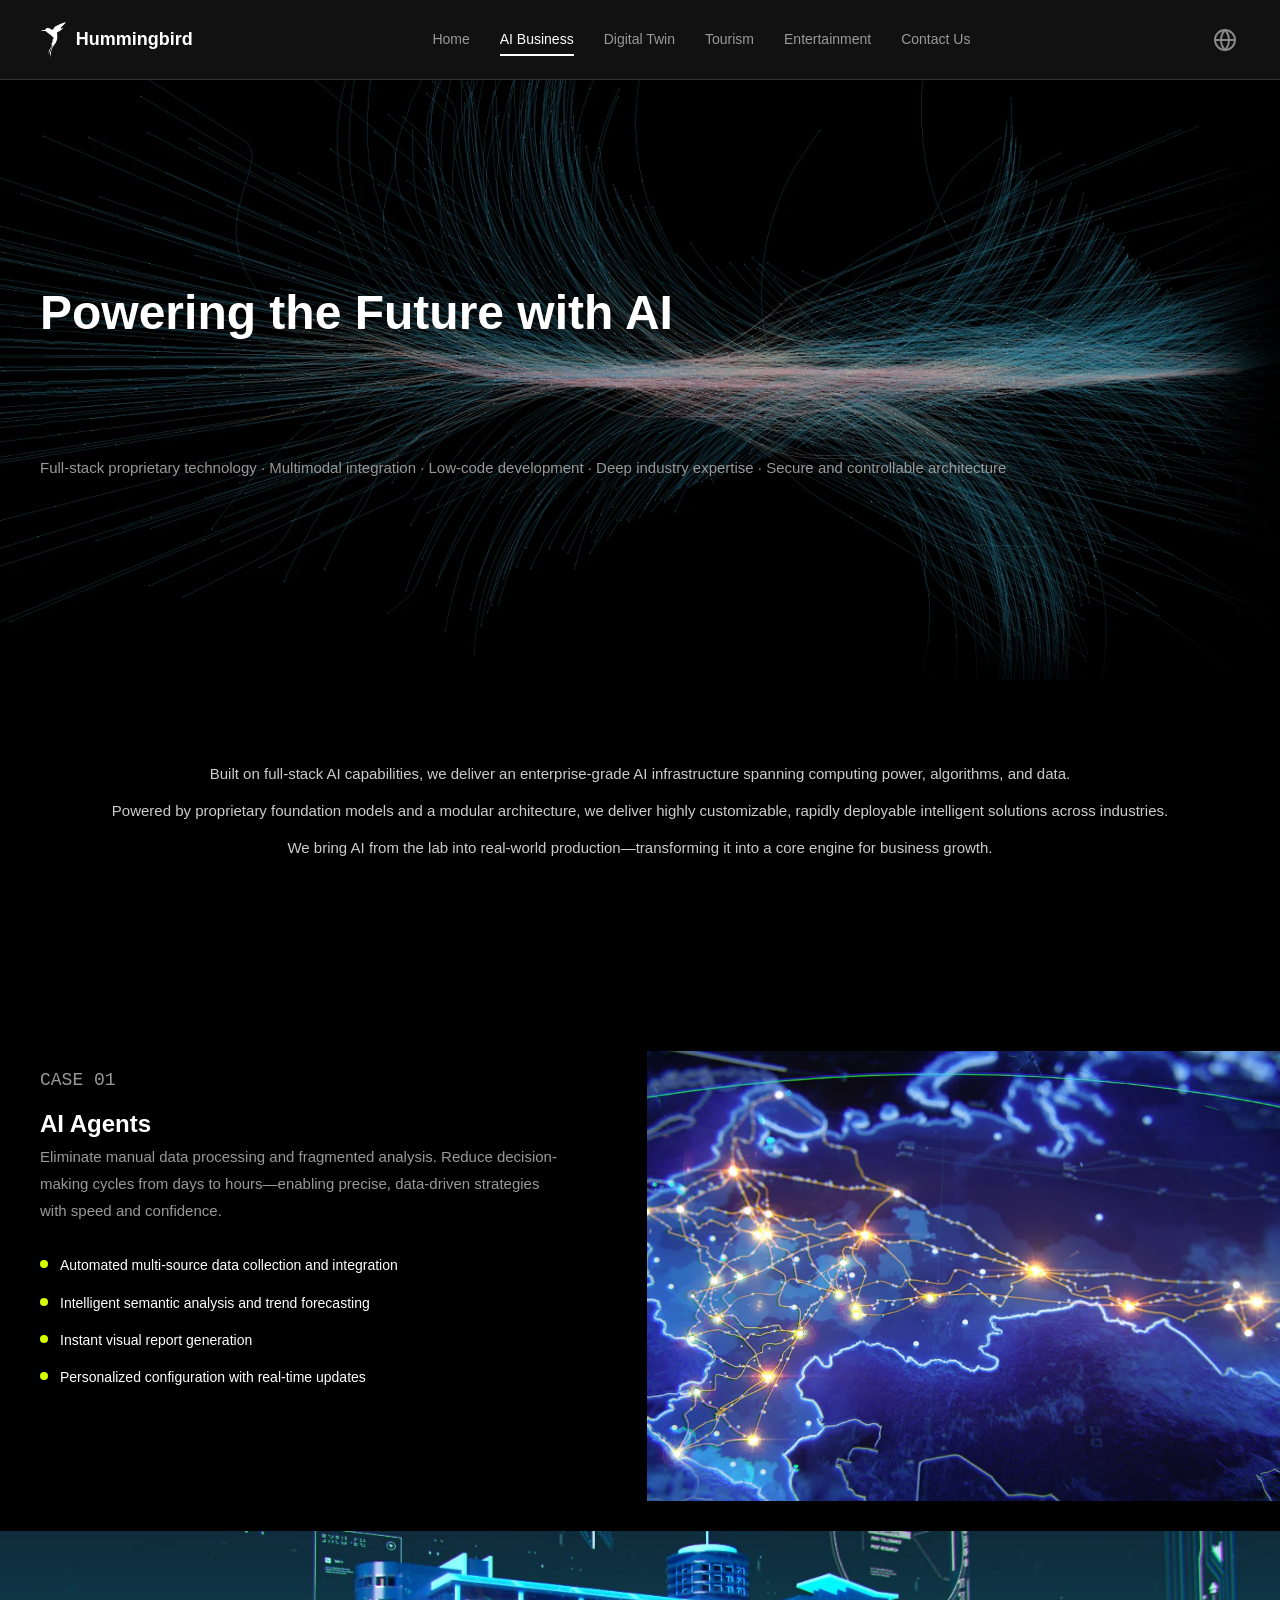
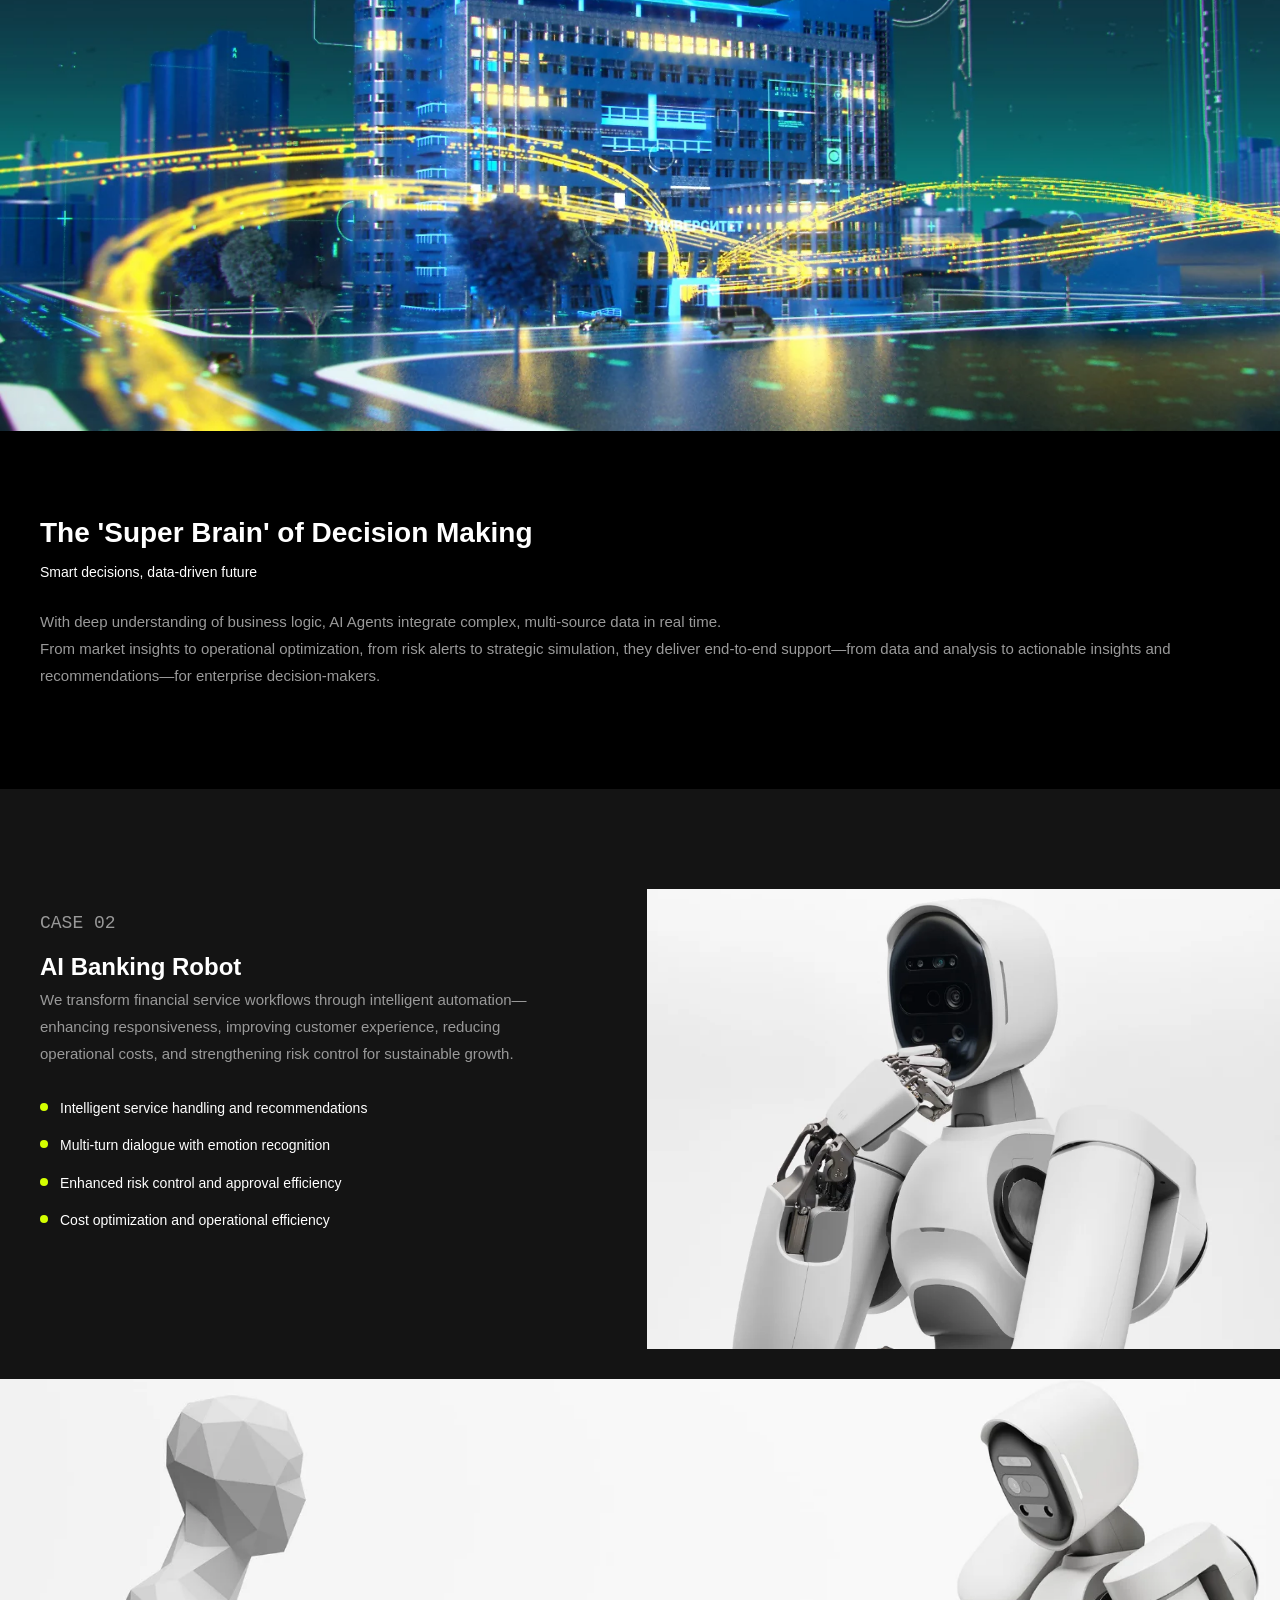
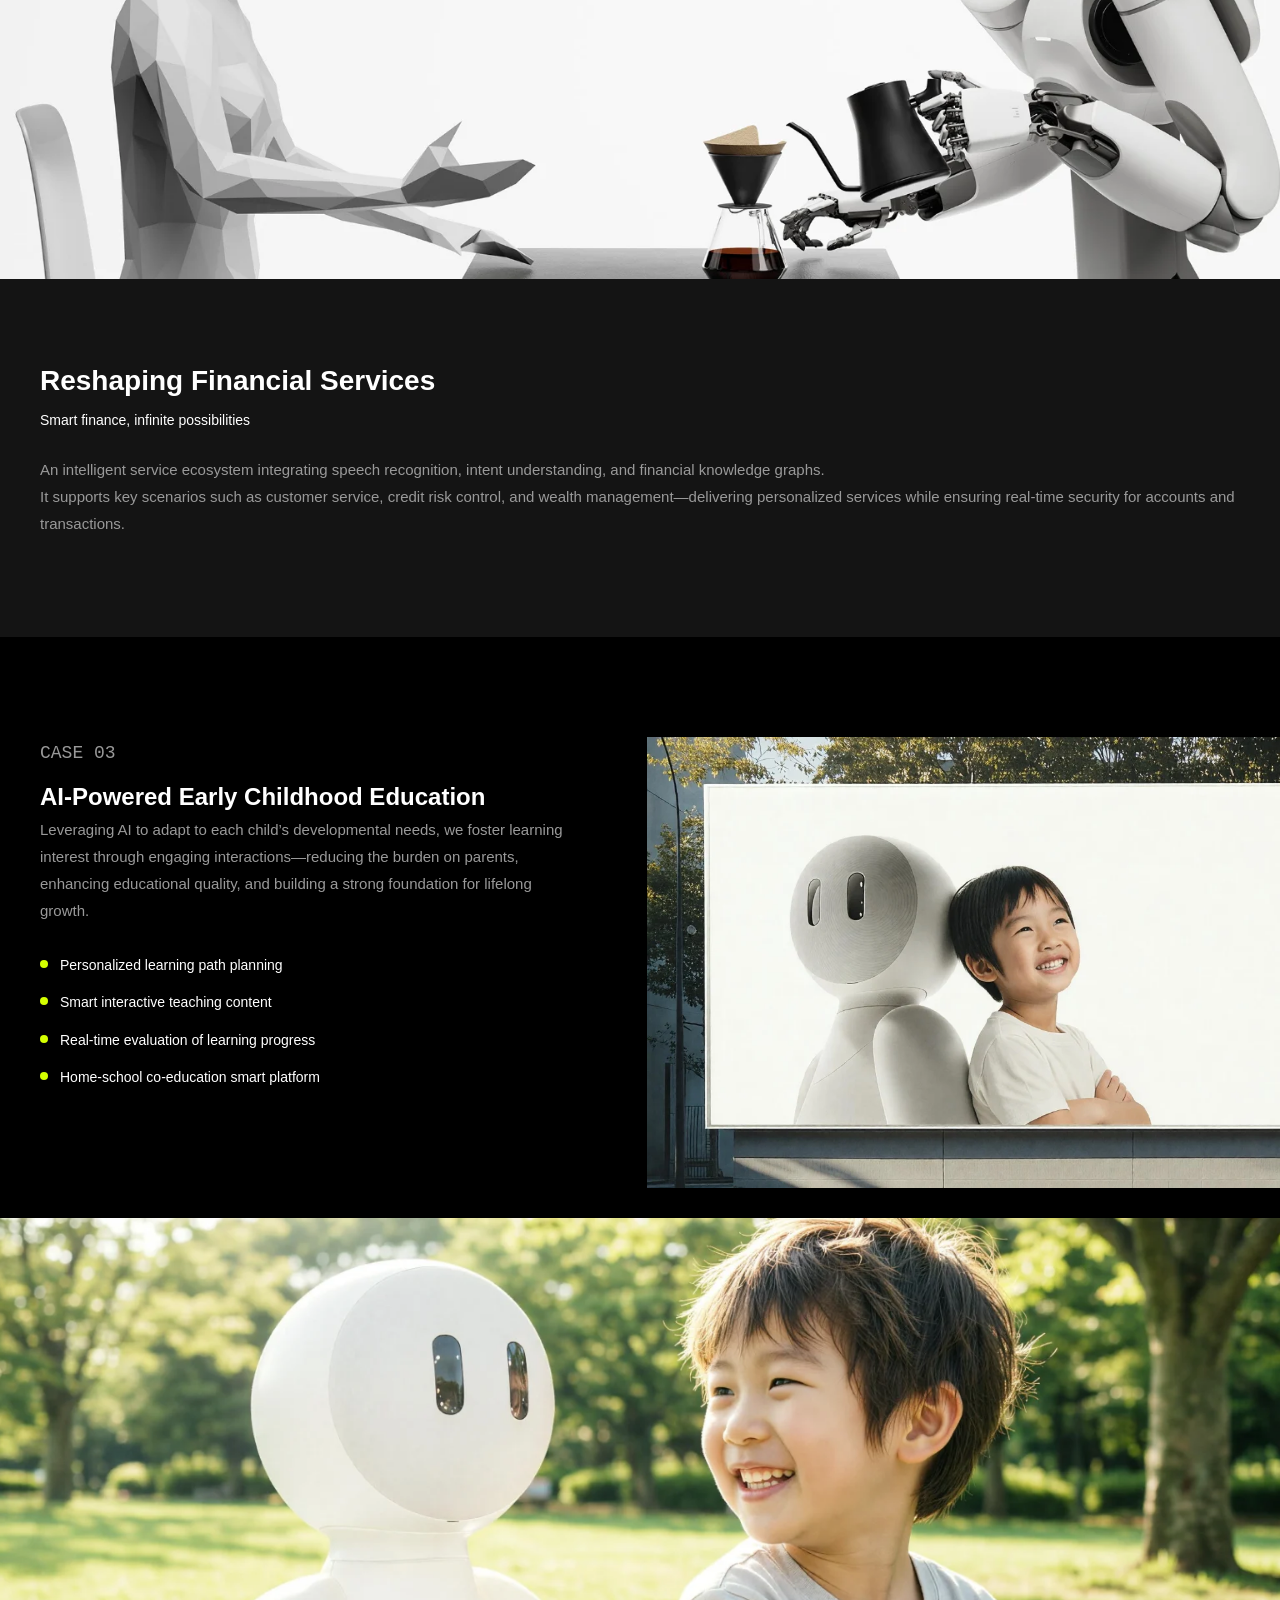
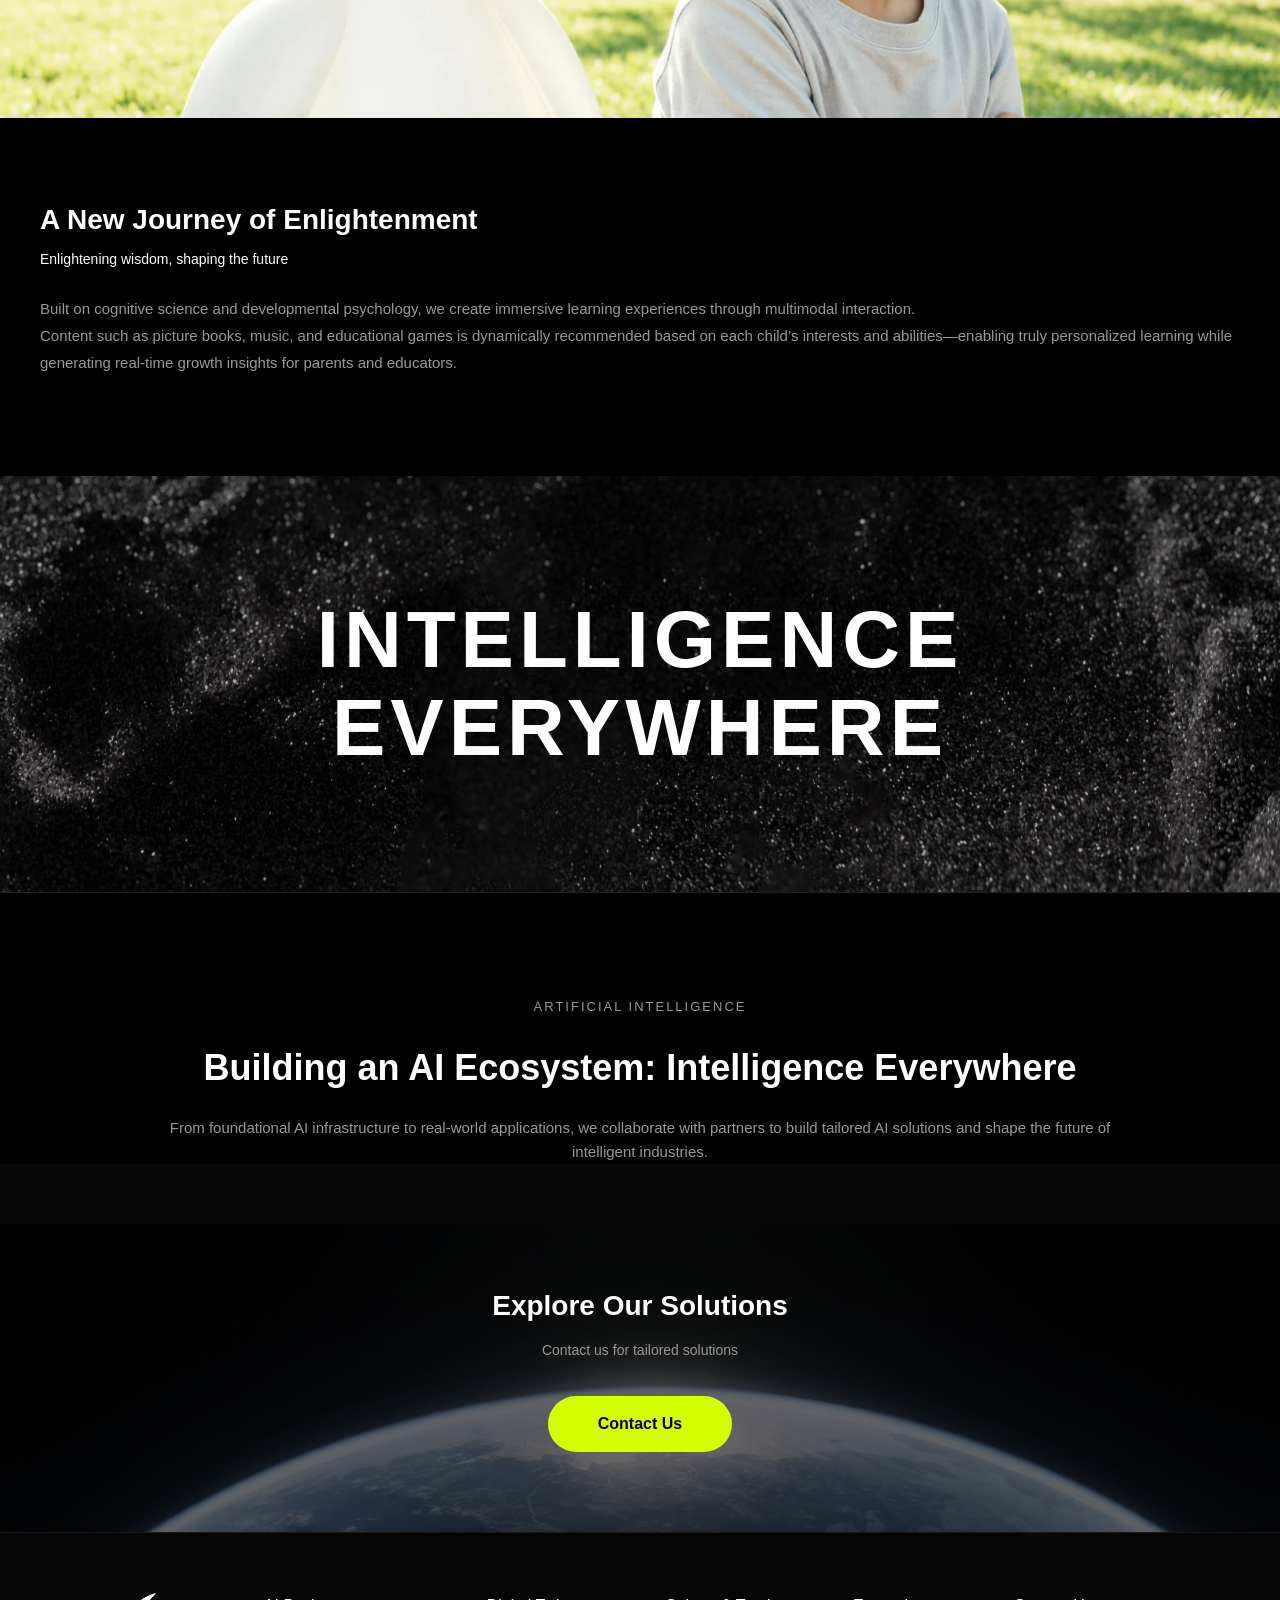
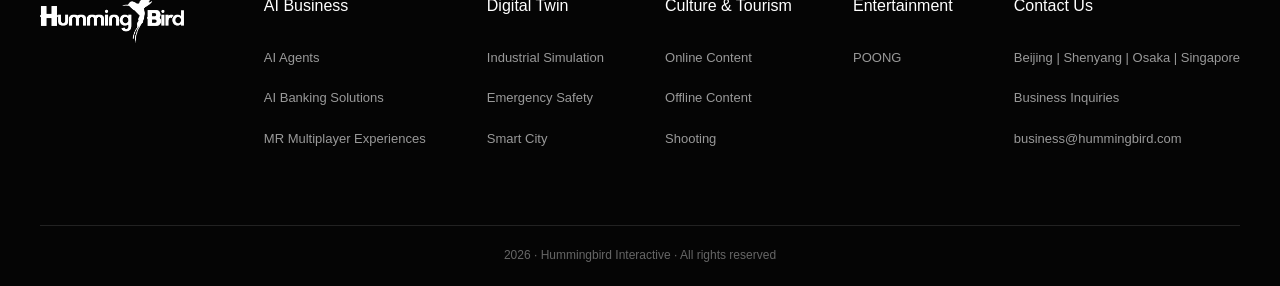
<file: ai.html>
<!DOCTYPE html>
<html lang="zh-CN">
<head>
    <meta charset="UTF-8">
    <meta name="viewport" content="width=device-width, initial-scale=1.0">
    <title>AI业务 - 蜂鸟互动</title>
    <link rel="stylesheet" href="styles.css">
</head>
<body>

    <!-- 统一的顶部导航栏 (新版结构) -->
    <header class="header">
        <!-- 左侧 Logo -->
        <div class="logo">
            <!-- 这里的 src 填您真实的 logo 路径 -->
            <img class="logo-img" src="images/hummingbird-logo1.png" alt="Logo">
            <span data-i18n="nav.logo">蜂鸟互动</span>
        </div>

        <!-- 中间 导航链接 -->
        <nav class="nav-links" id="nav-links">
            <a href="index.html" class="active" data-i18n="nav.home">首页</a>
            <a href="ai.html" data-i18n="nav.ai">AI业务</a>
            <a href="digital.html" data-i18n="nav.digital">数字孪生</a>
            <a href="tourism.html" data-i18n="nav.tourism">文旅</a>
            <a href="entertainment.html" data-i18n="nav.entertainment">娱乐</a>
            
            <a href="contact.html" data-i18n="nav.contact">联系我们</a>
        </nav>

        <!-- 右侧 语言与手机菜单 -->
        <div class="header-right">
            <!-- 语言切换 -->
            <div class="lang-switcher" id="lang-switcher">
                <div class="globe-icon" id="lang-btn">
                    <svg viewBox="0 0 24 24" width="24" height="24" stroke="currentColor" stroke-width="2" fill="none"><circle cx="12" cy="12" r="10"></circle><line x1="2" y1="12" x2="22" y2="12"></line><path d="M12 2a15.3 15.3 0 0 1 4 10 15.3 15.3 0 0 1-4 10 15.3 15.3 0 0 1-4-10 15.3 15.3 0 0 1 4-10z"></path></svg>
                </div>
                <div class="lang-dropdown" id="lang-dropdown">
                    <!-- 这里调用 JS 函数切换 -->
                    <div class="lang-option" onclick="changeLanguage('zh')">中文</div>
                    <div class="lang-option" onclick="changeLanguage('en')">English</div>
                </div>
            </div>
            
            <!-- 移动端菜单按钮 -->
            <div class="menu-toggle" id="mobile-menu-btn">
                <span></span><span></span><span></span>
            </div>
        </div>
    </header>

    <!-- AI页面专属主视觉 -->
    <section class="hero-ai has-bg-img">
        <img class="hero-bg" src="images/ai-hero.webp" alt="AI大背景">
        <div class="hero-overlay"></div>
        <div class="hero-content">
            <h1 data-i18n="ai_page.hero_title">智启未来</h1>
            <h2 data-i18n="ai_page.hero_subtitle">AI基座赋能</h2>
            <p data-i18n="ai_page.hero_desc">全栈自研 · 多模态融合 · 低代码开发 · 行业知识沉淀 · 安全可控</p>
        </div>
    </section>

    <!-- 介绍说明区 -->
    <section class="ai-intro">
        <p data-i18n="ai_page.intro_p1">以全栈式AI技术能力为核心，打造覆盖“算力-算法-数据”的企业级AI基座。</p>
        <p data-i18n="ai_page.intro_p2">依托自研大模型与模块化技术架构，为各行业提供可快速部署、深度定制的智能解决方案。</p>
        <p data-i18n="ai_page.intro_p3">让AI从“实验室”走进“生产线”，真正成为驱动业务增长的核心引擎。</p>
    </section>

    

    <!-- AI 案例区 (修复后的三层式排版) -->
    <div class="ai-cases-wrapper">
        
        <!-- CASE 01 -->
        <section class="ai-case-group bg-dark" id="case-agent">
            <!-- 第1层：顶部左右分栏 -->
            <div class="ai-case-top">
                <div class="ai-case-text">
                    <span class="case-number" data-i18n="ai_page.case1_sub">CASE 01</span>
                    <h2 data-i18n="ai_page.case1_title">AI智能体</h2>
                    <p class="case-desc" data-i18n="ai_page.case1_desc">告别繁琐的数据整理与人工分析，将决策周期从“天”压缩至“小时”，让每一次战略制定都有据可依、精准高效。</p>
                    <ul class="case-list">
                        <li data-i18n="ai_page.case1_l1">多源数据自动采集与融合处理</li>
                        <li data-i18n="ai_page.case1_l2">智能语义分析与趋势预测</li>
                        <li data-i18n="ai_page.case1_l3">可视化报告一键生成</li>
                        <li data-i18n="ai_page.case1_l4">个性化定制与实时更新</li>
                    </ul>
                    <span class="en-sub-label" data-i18n="ai_page.case1_en">AI Agent</span>
                </div>
                <!-- 侧边图片占位 1 -->
                <div class="ai-case-side-img img-placeholder">
                    <img src="images/ai3-1.webp" alt="AI智能体侧图">
                </div>
            </div>

            <!-- 第2层：中间全宽大图占位 2 -->
            <div class="ai-case-full-img img-placeholder">
                <img src="images/ai3-2.webp" alt="AI智能体全宽大图">
            </div>

            <!-- 第3层：底部文字描述区 -->
            <div class="ai-case-bottom">
                <h3 data-i18n="ai_page.feature1_title">决策的“超级大脑”</h3>
                <p class="subtitle" data-i18n="ai_page.feature1_sub">智能决策，数据驱动未来</p>
                <p data-i18n="ai_page.feature1_desc">能深度理解业务逻辑，自动整合多源异构数据<br>从市场趋势研判到生产效率优化，从风险预警到战略推演，AI智能体以毫秒级处理能力和拟人化视角，为企业决策层提供“数据-分析-结论-建议”的全链路支持。</p>
            </div>
        </section>

        <!-- CASE 02 -->
        <section class="ai-case-group bg-light" id="case-bank">
            <div class="ai-case-top">
                <div class="ai-case-text">
                    <span class="case-number" data-i18n="ai_page.case2_sub">CASE 02</span>
                    <h2 data-i18n="ai_page.case2_title">AI银行机器人</h2>
                    <p class="case-desc" data-i18n="ai_page.case2_desc">以“无人化、智能化、精准化”重构金融服务流程，提升客户服务响应速度与体验感，帮助银行降低运营成本、防控业务风险，实现服务质量与经营效益的双重提升。</p>
                    <ul class="case-list">
                        <li data-i18n="ai_page.case2_l1">业务办理与智能推荐</li>
                        <li data-i18n="ai_page.case2_l2">多轮对话与情感识别</li>
                        <li data-i18n="ai_page.case2_l3">风控审批效率倍增</li>
                        <li data-i18n="ai_page.case2_l4">降本增效双向赋能</li>
                    </ul>
                    <span class="en-sub-label" data-i18n="ai_page.case2_en">AI Banking Robot</span>
                </div>
                <div class="ai-case-side-img img-placeholder">
                    <img src="images/ai4-1.webp" alt="AI银行侧图">
                </div>
            </div>

            <div class="ai-case-full-img img-placeholder">
                <img src="images/ai4-2.webp" alt="AI银行全宽大图">
            </div>

            <div class="ai-case-bottom">
                <h3 data-i18n="ai_page.feature2_title">重塑金融服务体验</h3>
                <p class="subtitle" data-i18n="ai_page.feature2_sub">智慧金融，服务无限可能</p>
                <p data-i18n="ai_page.feature2_desc">智能服务机器人矩阵，融合语音识别、意图理解与金融知识图谱，覆盖智能客服、信贷风控、财富管理等核心场景。<br>根据您的需求提供个性化服务。同时具备智能风控能力，实时保障您的账户与交易安全，让线上银行服务更安心。</p>
            </div>
        </section>

        <!-- CASE 03 -->
        <section class="ai-case-group bg-dark" id="case-edu">
            <div class="ai-case-top">
                <div class="ai-case-text">
                    <span class="case-number" data-i18n="ai_page.case3_sub">CASE 03</span>
                    <h2 data-i18n="ai_page.case3_title">AI学前智能教育</h2>
                    <p class="case-desc" data-i18n="ai_page.case3_desc">用AI技术适配儿童个体发展差异，在趣味交互中培养学习兴趣与核心能力，为家长减负、为教育提质、筑牢儿童成长基础。</p>
                    <ul class="case-list">
                        <li data-i18n="ai_page.case3_l1">个性化学习路径规划</li>
                        <li data-i18n="ai_page.case3_l2">智能互动教学内容</li>
                        <li data-i18n="ai_page.case3_l3">学习进度实时评估</li>
                        <li data-i18n="ai_page.case3_l4">家园共育智能平台</li>
                    </ul>
                    <span class="en-sub-label" data-i18n="ai_page.case3_en">AI-Powered Early Childhood Education</span>
                </div>
                <div class="ai-case-side-img img-placeholder">
                    <img src="images/ai5-1.webp" alt="AI教育侧图">
                </div>
            </div>

            <div class="ai-case-full-img img-placeholder">
                <img src="images/ai5-2.webp" alt="AI教育全宽大图">
            </div>

            <div class="ai-case-bottom">
                <h3 data-i18n="ai_page.feature3_title">开启个性化启蒙新旅程</h3>
                <p class="subtitle" data-i18n="ai_page.feature3_sub">启迪智慧，塑造未来</p>
                <p data-i18n="ai_page.feature3_desc">基于脑科学与认知发展理论，通过多模态交互技术打造沉浸式学习体验。<br>根据儿童兴趣与能力自动推送绘本、儿歌与益智游戏，实现“千人千面”的启蒙教育，实时记录学习行为，生成个性化成长报告，为家长与教师提供科学育儿指导。</p>
            </div>
        </section>

    </div>

    <!-- 巨型文字装饰区 (新增大图背景) -->
    <section class="huge-text-block has-bg-img">
        <img class="hero-bg" src="images/ai6.webp" alt="INTELLIGENCE EVERYWHERE 背景">
        <!-- 半透明遮罩，保证无论图多花，白色文字都清晰可见 -->
        <div class="hero-overlay" style="background: rgba(0,0,0,0.3);"></div>
        
        <div class="hero-content">
            <h2 class="huge-text" data-i18n="ai_page.huge_text">INTELLIGENCE<br>EVERYWHERE</h2>
        </div>
    </section>

    <!-- 底部AI生态引导 (保持不变) -->
    <section class="ai-bottom-ecology">
        <span class="tag" data-i18n="ai_page.eco_tag">ARTIFICIAL INTELLIGENCE</span>
        <h2 data-i18n="ai_page.eco_title">共建AI生态：让智能无处不在</h2>
        <p data-i18n="ai_page.eco_desc">从底层AI基座构建到场景化应用落地，携手打造贴合需求的AI解决方案，共赴智能时代新征程</p>
    </section>

    <!-- CTA 行动号召 (新增大图背景) -->
    <section class="cta-banner has-bg-img">
        <img class="hero-bg" src="images/ai7.webp" alt="CTA底部背景">
        <div class="hero-overlay" style="background: rgba(0,0,0,0.6);"></div>
        
        <div class="hero-content">
            <h3 data-i18n="ai_page.cta_title">了解更多产品详情</h3>
            <p data-i18n="ai_page.cta_desc">联系我们获取专业的解决方案</p>
            <a href="contact.html" class="btn-primary" data-i18n="ai_page.cta_btn">联系我们</a>
        </div>
    </section>

   
    <!-- 页脚 (标题已改为链接) -->
    <footer>
        <div class="footer-container">
            <div class="footer-logo">
                <div class="logo-img-placeholder"><img src="images/hummingbird-logo2.png" alt="Footer Logo"></div>
            </div>
            <div class="footer-links">
                
                <!-- AI业务 -> ai.html -->
                <div class="footer-col">
                    <h4><a href="ai.html" data-i18n="footer.col1_title">AI业务</a></h4>
                    <ul>
                        <li><a href="ai.html#case-agent" data-i18n="footer.col1_l1">AI智能体</a></li>
                        <li><a href="ai.html#case-bank" data-i18n="footer.col1_l2">AI银行服务</a></li>
                        <li><a href="ai.html#case-edu" data-i18n="footer.col1_l3">AI教育</a></li>
                    </ul>
                </div>

                <!-- 数字孪生 -> digital.html -->
                <div class="footer-col">
                    <h4><a href="digital.html" data-i18n="footer.col2_title">数字孪生</a></h4>
                    <ul>
                        <li><a href="digital.html#ind-sim" data-i18n="footer.col2_l1">工业仿真</a></li>
                        <li><a href="digital.html#emg-sft" data-i18n="footer.col2_l2">应急安全</a></li>
                        <li><a href="digital.html#smt-cty" data-i18n="footer.col2_l3">智慧城市</a></li>
                    </ul>
                </div>

                <!-- 文旅 -> tourism.html -->
                <div class="footer-col">
                    <h4><a href="tourism.html" data-i18n="footer.col3_title">文旅</a></h4>
                    <ul>
                        <li><a href="tourism.html#cat-online" data-i18n="footer.col3_l1">线上数字内容</a></li>
                        <li><a href="tourism.html#cat-offline" data-i18n="footer.col3_l2">线下数字内容</a></li>
                        <li><a href="tourism.html#cat-shoot" data-i18n="footer.col3_l3">拍摄</a></li>
                    </ul>
                </div>

                <!-- 娱乐 -> entertainment.html -->
                <div class="footer-col">
                    <h4><a href="entertainment.html" data-i18n="footer.col4_title">娱乐</a></h4>
                    <ul>
                        <li><a href="entertainment.html" data-i18n="footer.col4_l1">POONG</a></li>
                    </ul>
                </div>

                <!-- 联系我们 -> contact.html -->
                <div class="footer-col contact-col">
                    <h4><a href="contact.html" data-i18n="footer.col5_title">联系我们</a></h4>
                    <ul>
                        <li><a href="contact.html" data-i18n="footer.col5_l1">北京|沈阳|日本|大阪|新加坡</a></li>
                        <li><a href="contact.html" data-i18n="footer.col5_l2">商务咨询</a></li>
                        <li><a href="mailto:business@hummingbird.com" data-i18n="footer.col5_l3">business@hummingbird.com</a></li>
                    </ul>
                </div>
            </div>
        </div>
        <div class="copyright"><p data-i18n="footer.copyright">2026 · 蜂鸟互动 · All rights reserved</p></div>
    </footer>

    <script src="script.js"></script>
</body>
</html>
</file>
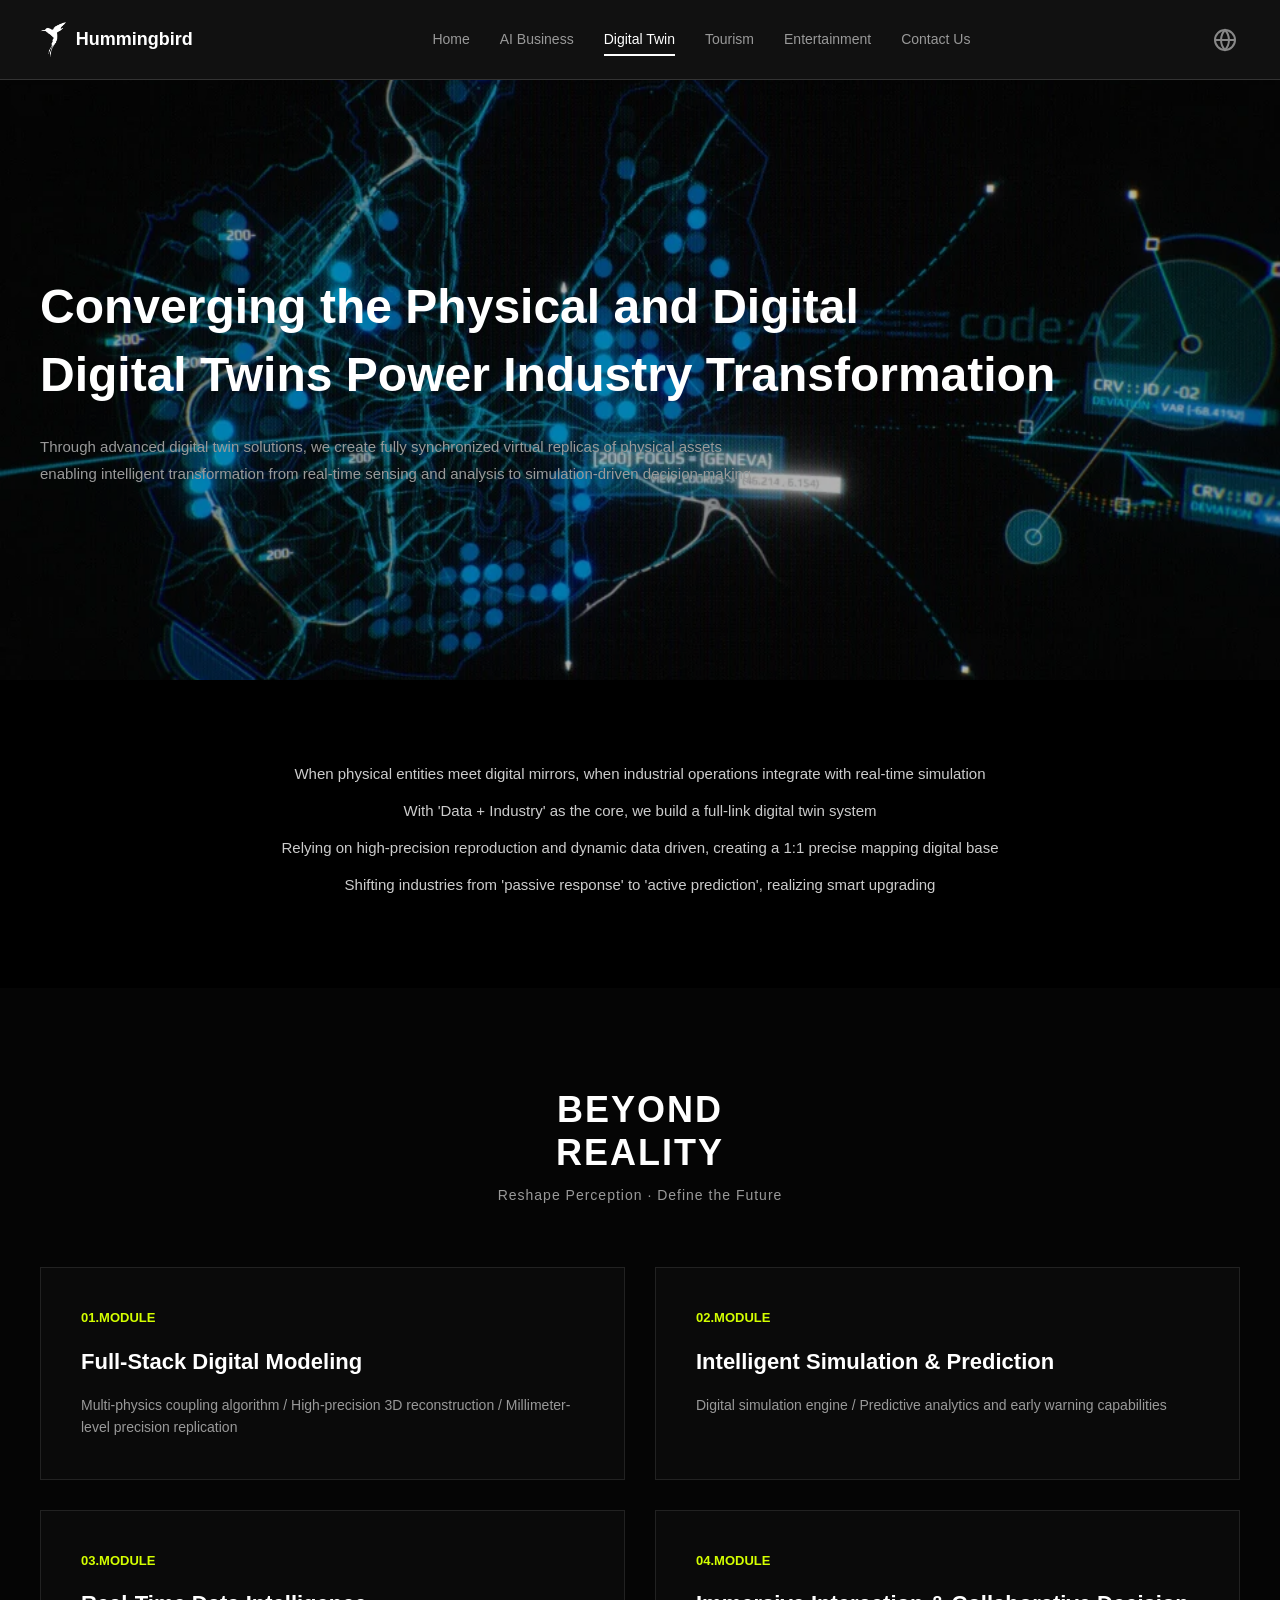
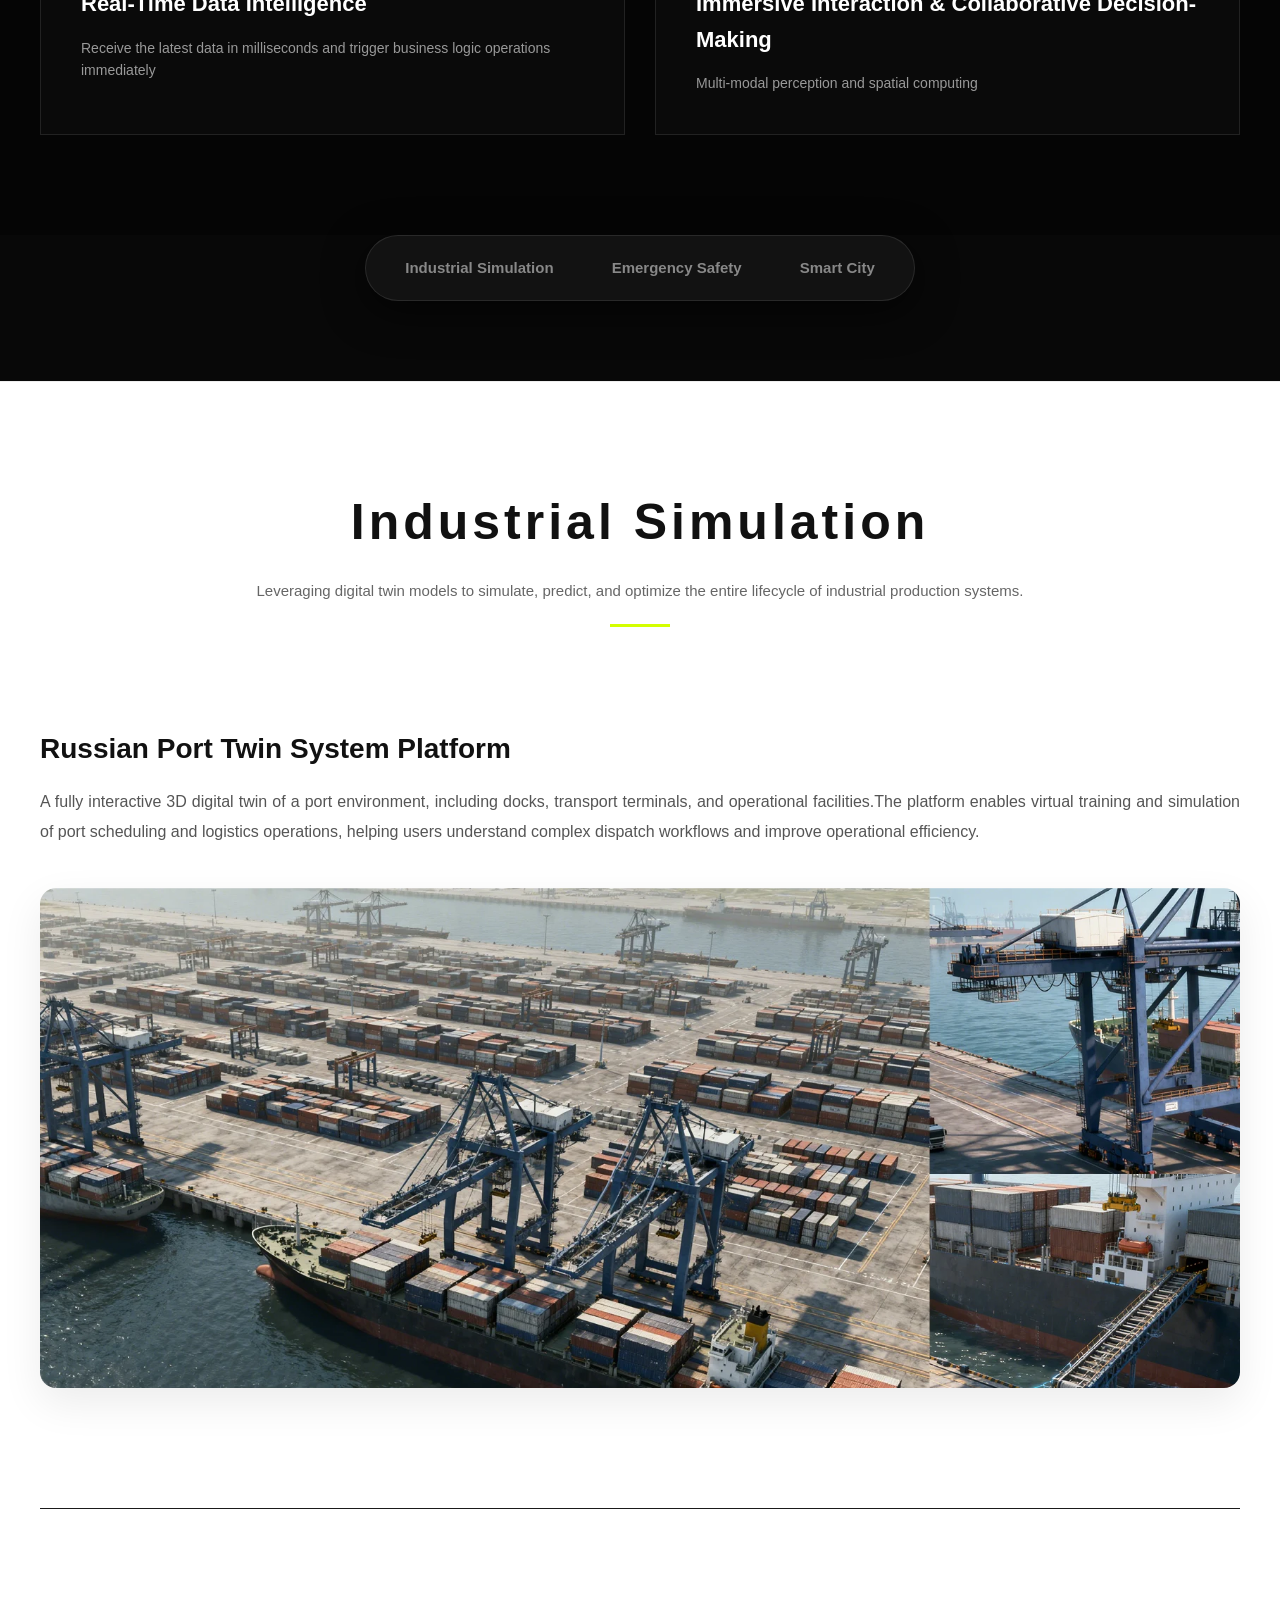
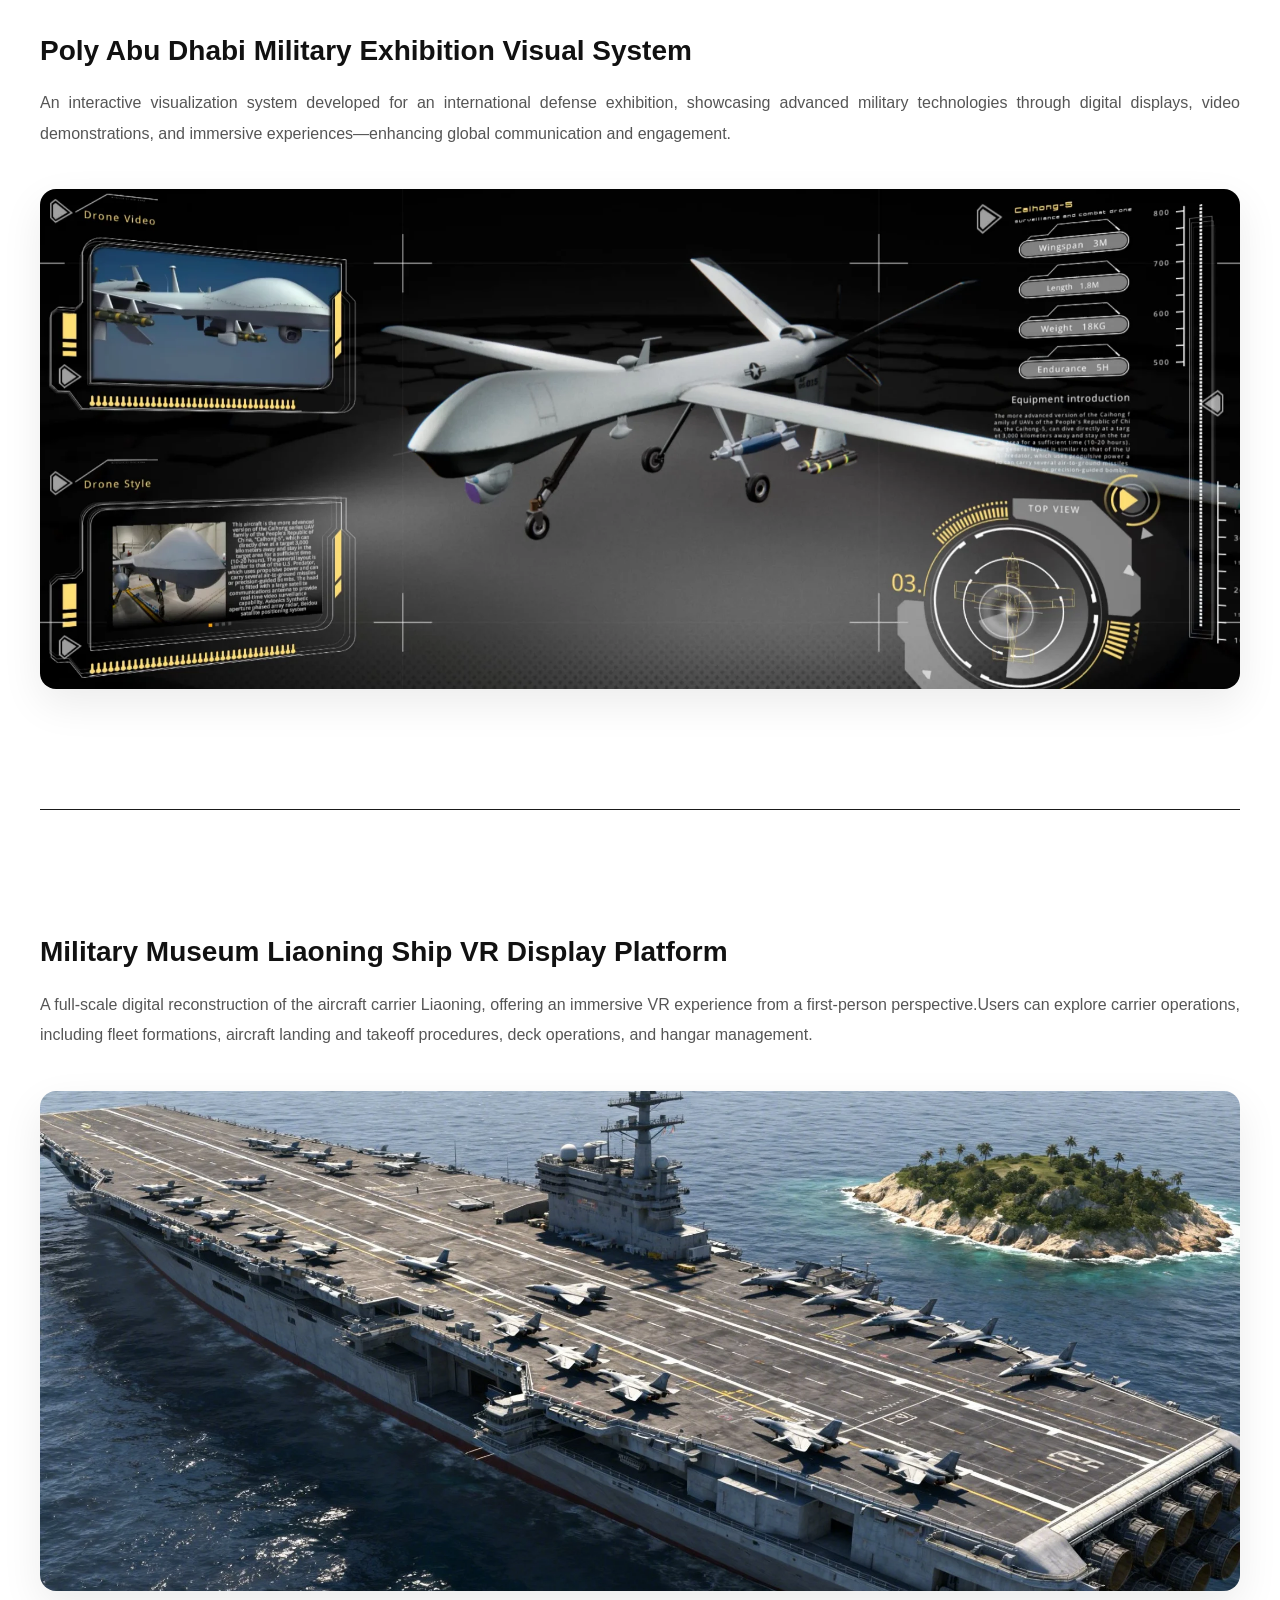
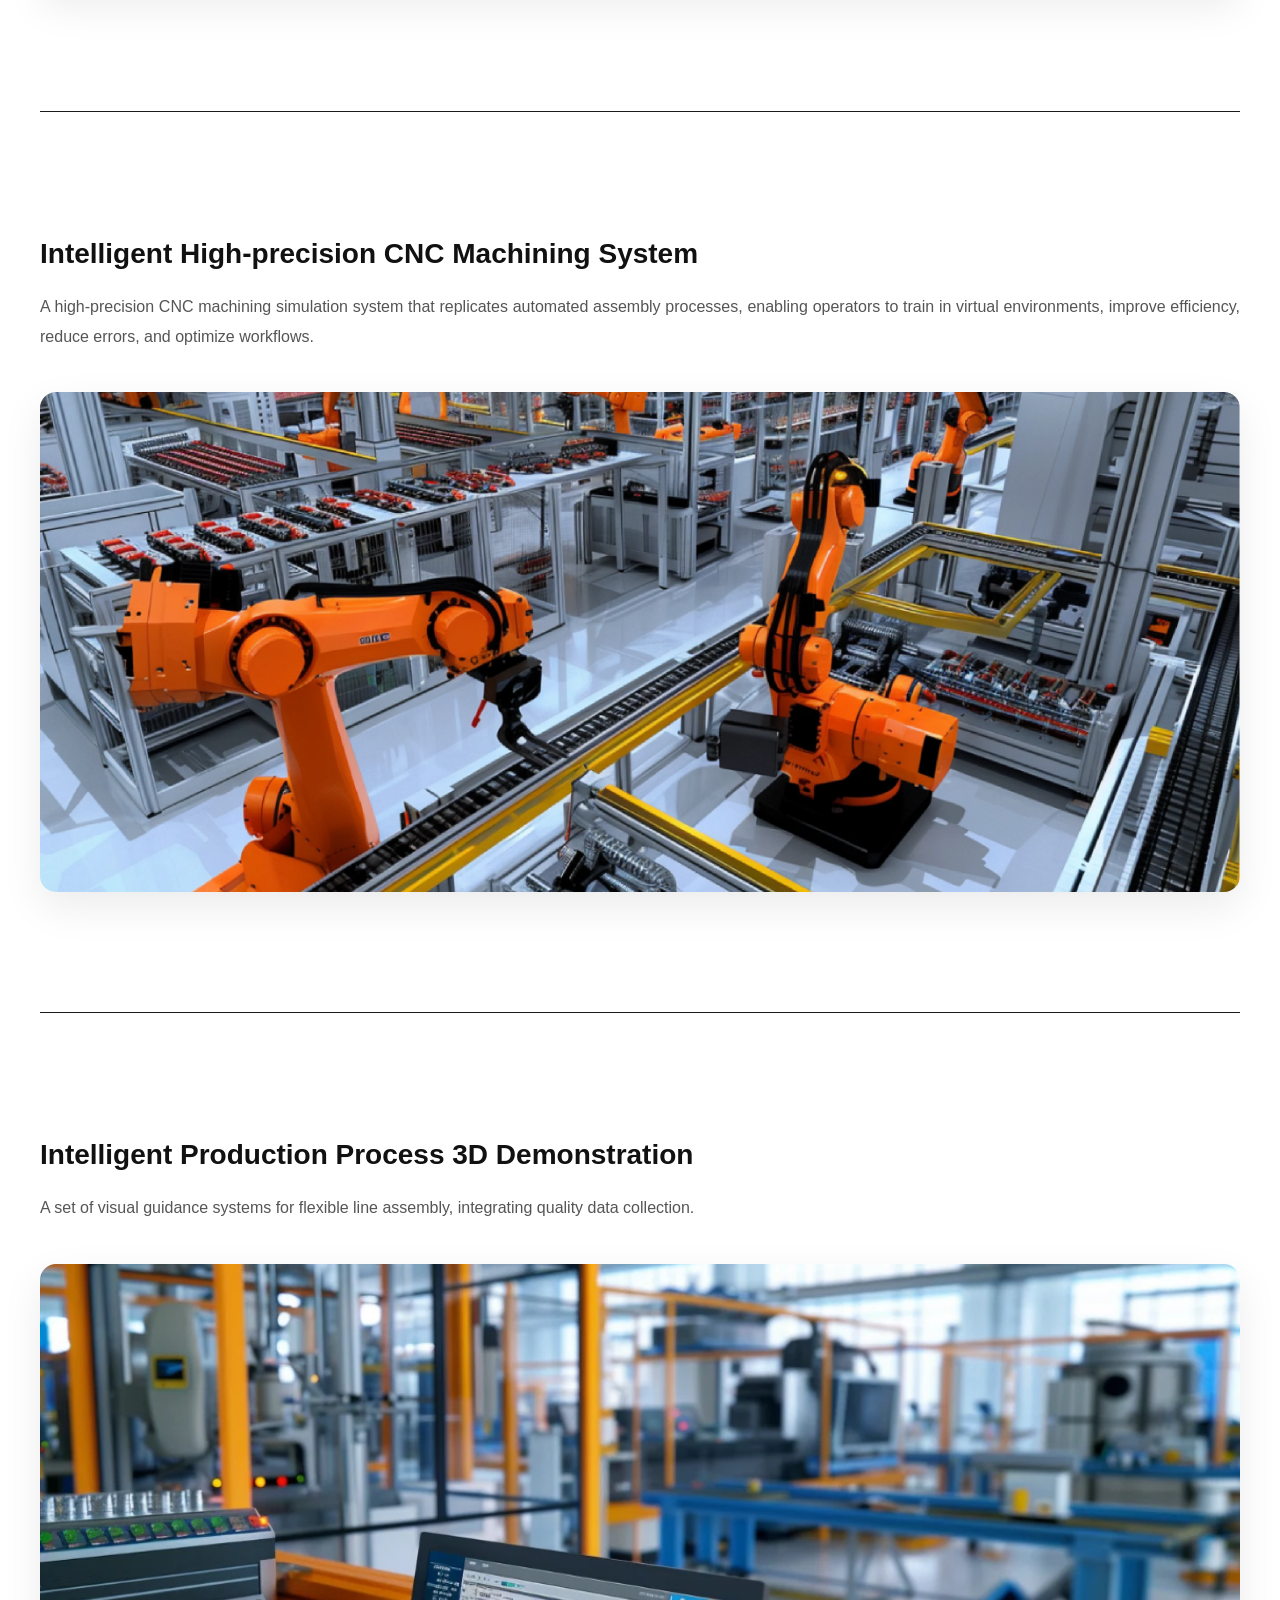
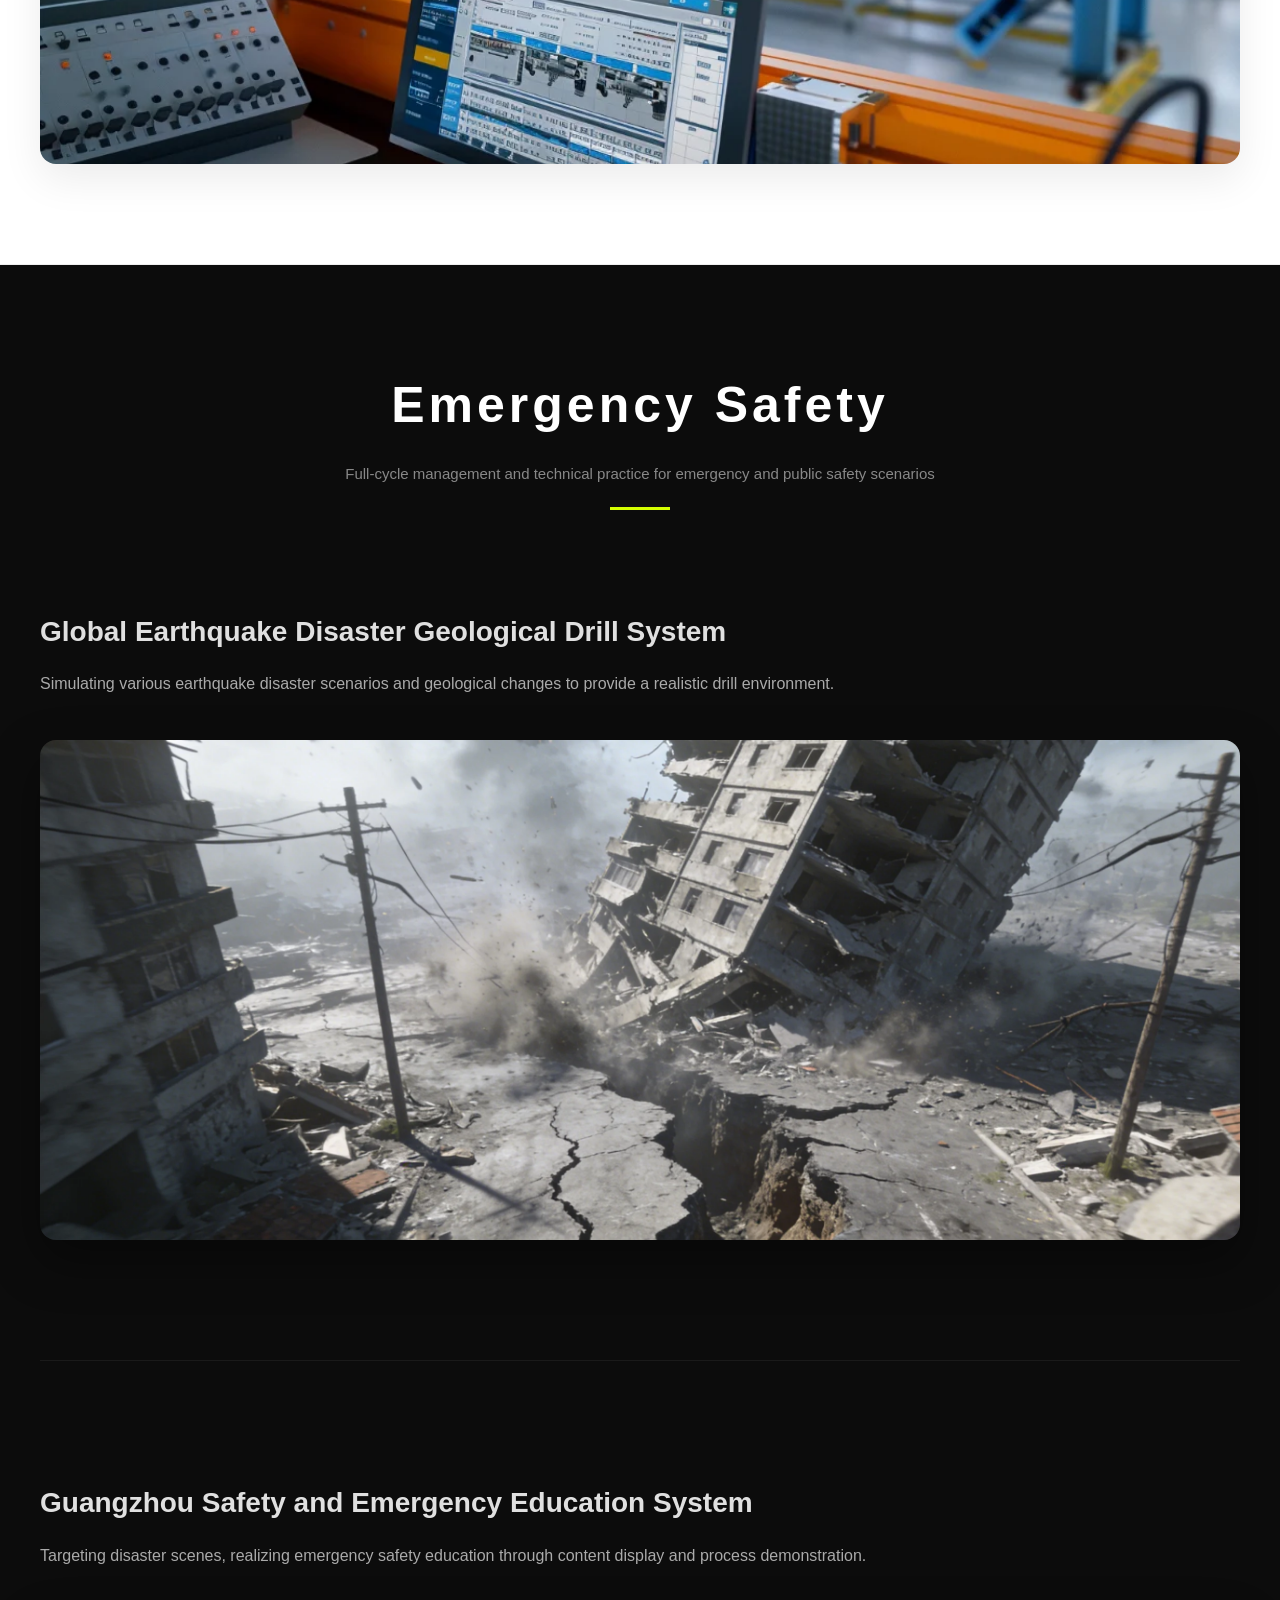
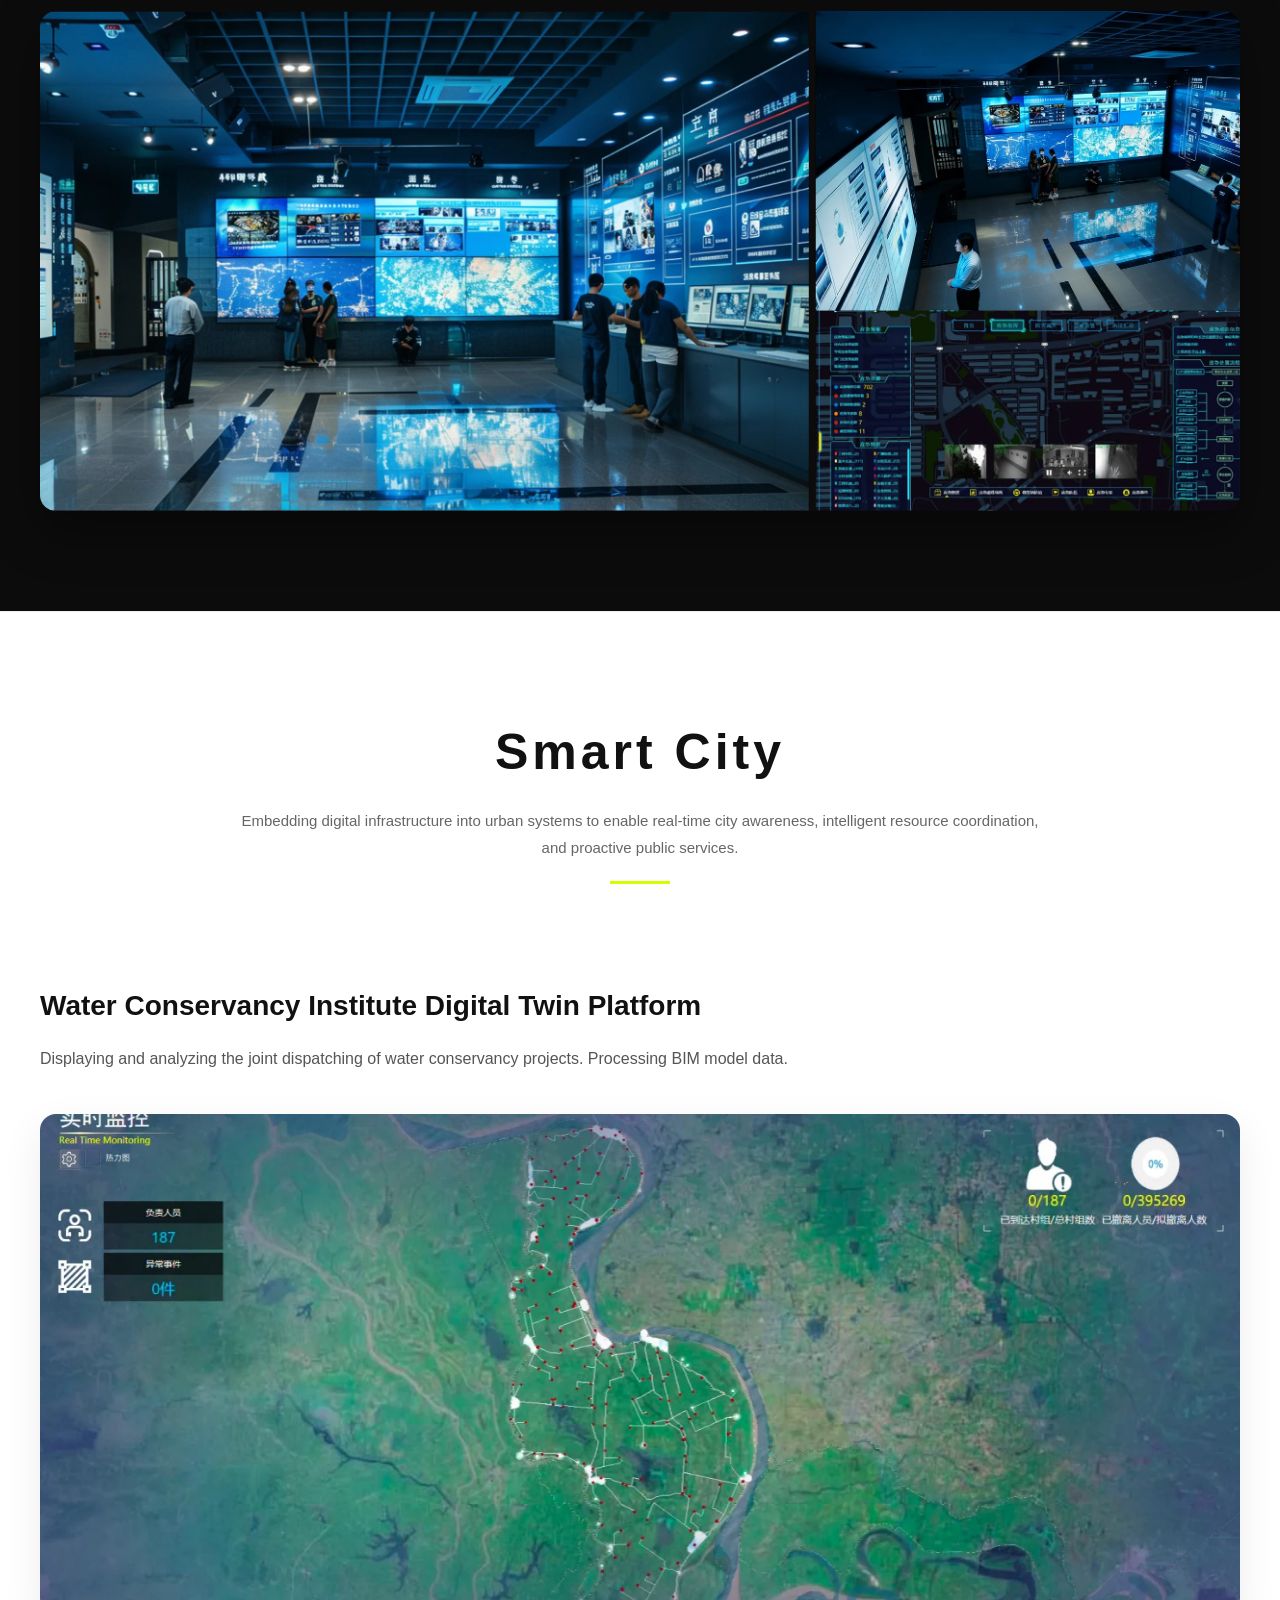
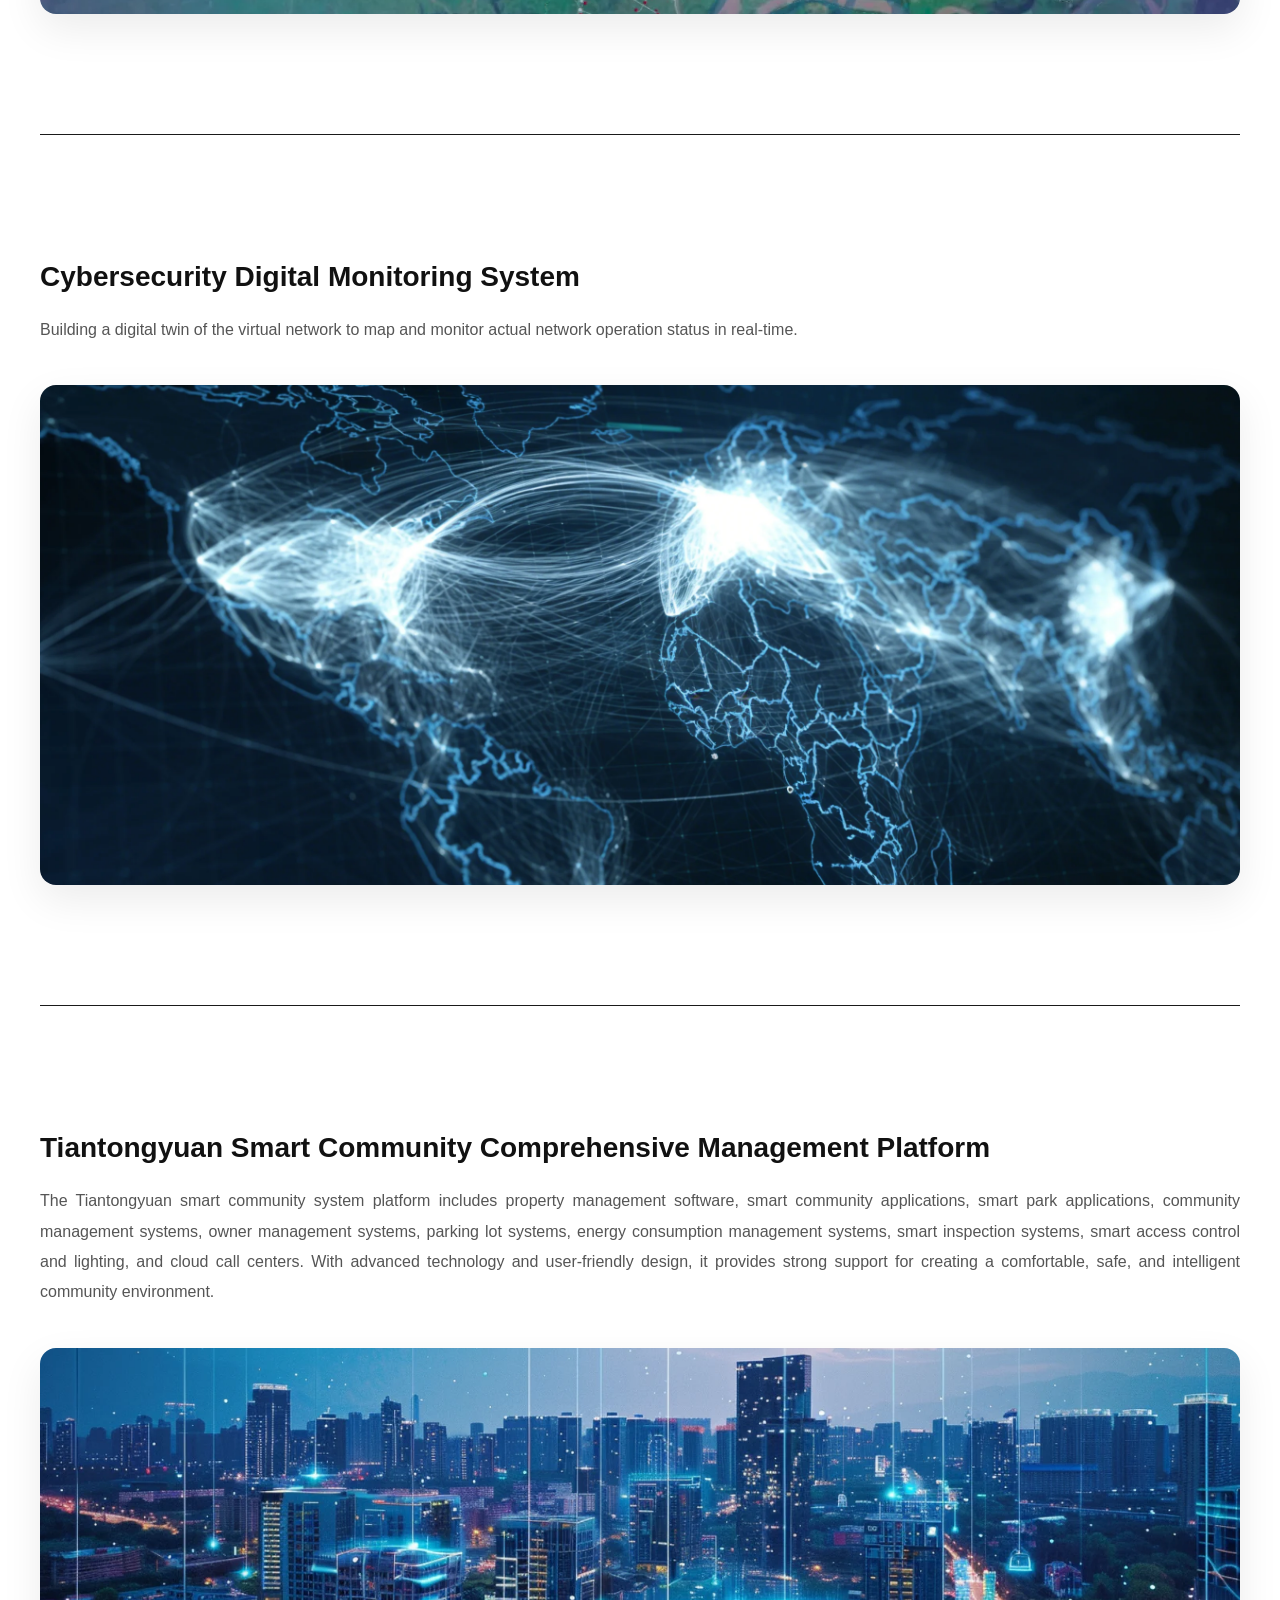
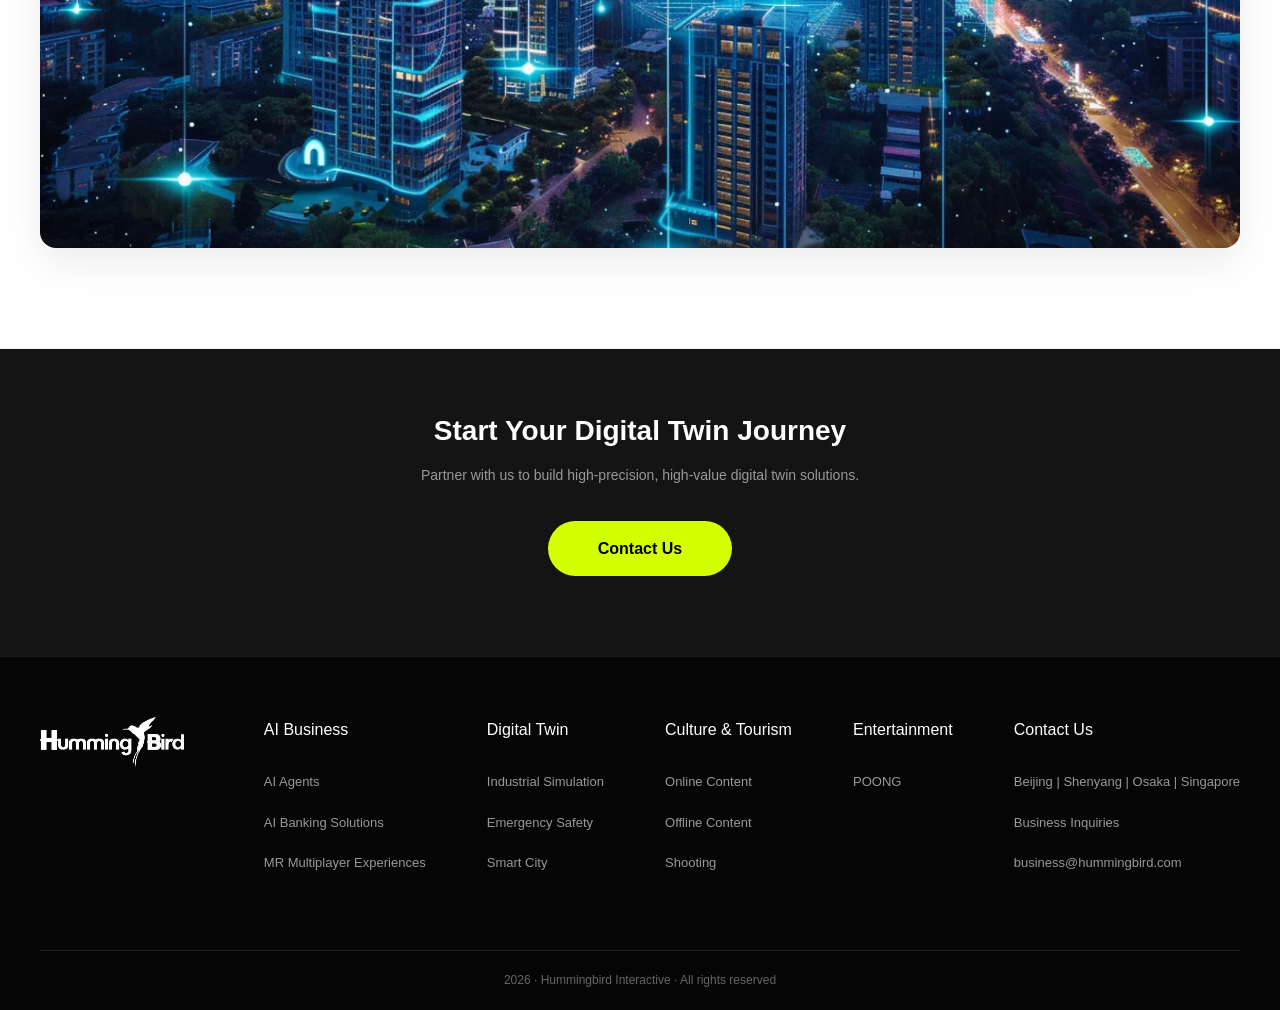
<file: digital.html>
<!DOCTYPE html>
<html lang="zh-CN">
<head>
    <meta charset="UTF-8">
    <meta name="viewport" content="width=device-width, initial-scale=1.0">
    <title>数字孪生 - 蜂鸟互动</title>
    <link rel="stylesheet" href="styles.css">
</head>
<body>

     <!-- 统一的顶部导航栏 (新版结构) -->
    <header class="header">
        <!-- 左侧 Logo -->
        <div class="logo">
            <!-- 这里的 src 填您真实的 logo 路径 -->
            <img class="logo-img" src="images/hummingbird-logo1.png" alt="Logo">
            <span data-i18n="nav.logo">蜂鸟互动</span>
        </div>

        <!-- 中间 导航链接 -->
        <nav class="nav-links" id="nav-links">
            <a href="index.html" class="active" data-i18n="nav.home">首页</a>
            <a href="ai.html" data-i18n="nav.ai">AI业务</a>
            <a href="digital.html" data-i18n="nav.digital">数字孪生</a>
            <a href="tourism.html" data-i18n="nav.tourism">文旅</a>
            <a href="entertainment.html" data-i18n="nav.entertainment">娱乐</a>
            
            <a href="contact.html" data-i18n="nav.contact">联系我们</a>
        </nav>

        <!-- 右侧 语言与手机菜单 -->
        <div class="header-right">
            <!-- 语言切换 -->
            <div class="lang-switcher" id="lang-switcher">
                <div class="globe-icon" id="lang-btn">
                    <svg viewBox="0 0 24 24" width="24" height="24" stroke="currentColor" stroke-width="2" fill="none"><circle cx="12" cy="12" r="10"></circle><line x1="2" y1="12" x2="22" y2="12"></line><path d="M12 2a15.3 15.3 0 0 1 4 10 15.3 15.3 0 0 1-4 10 15.3 15.3 0 0 1-4-10 15.3 15.3 0 0 1 4-10z"></path></svg>
                </div>
                <div class="lang-dropdown" id="lang-dropdown">
                    <!-- 这里调用 JS 函数切换 -->
                    <div class="lang-option" onclick="changeLanguage('zh')">中文</div>
                    <div class="lang-option" onclick="changeLanguage('en')">English</div>
                </div>
            </div>
            
            <!-- 移动端菜单按钮 -->
            <div class="menu-toggle" id="mobile-menu-btn">
                <span></span><span></span><span></span>
            </div>
        </div>
    </header>

    <!-- 主视觉 (带背景图) -->
    <section class="hero-digital has-bg-img">
        <img class="hero-bg" src="images/index2.webp" alt="数字孪生大背景">
        <div class="hero-overlay"></div>
        <div class="hero-content">
            <h1 data-i18n="digital_page.hero_title">数实融合<br>数字孪生驱动产业升级</h1>
            <p data-i18n="digital_page.hero_desc">通过尖端的数字孪生解决方案，为企业构建与物理实体完全同步的虚拟镜像<br>实现从感知到认知、从分析到决策的全面智能化升级</p>
        </div>
    </section>

    <!-- 居中段落介绍 -->
    <section class="dt-intro">
        <p data-i18n="digital_page.intro_p1">当物理实体遇见数字镜像，当产业运营融入实时仿真</p>
        <p data-i18n="digital_page.intro_p2">我们以“数据+产业”为内核，构建覆盖“建模-感知-推演”的全链路数字孪生体系</p>
        <p data-i18n="digital_page.intro_p3">依托高精度复刻与动态数据驱动，为各领域打造1:1精准映射的数字底座</p>
        <p data-i18n="digital_page.intro_p4">让产业从“被动响应”转向“主动预判”，真正实现全生命周期的智能升级</p>
    </section>

    <!-- BEYOND REALITY 四宫格 -->
    <section class="beyond-reality">
        <div class="beyond-header">
            <h2 data-i18n="digital_page.beyond_title">BEYOND<br>REALITY</h2>
            <p data-i18n="digital_page.beyond_sub">重塑感知 · 定义未来</p>
        </div>
        <div class="beyond-grid">
            <div class="beyond-card">
                <span class="mod-tag" data-i18n="digital_page.m1_tag">01.MODULE</span>
                <h3 data-i18n="digital_page.m1_title">全要素数字化建模</h3>
                <p data-i18n="digital_page.m1_desc">多物理场耦合算法 / 高精度三维重建 / 毫米级复刻</p>
            </div>
            <div class="beyond-card">
                <span class="mod-tag" data-i18n="digital_page.m2_tag">02.MODULE</span>
                <h3 data-i18n="digital_page.m2_title">智能仿真预测</h3>
                <p data-i18n="digital_page.m2_desc">数字仿真引擎 / 事前预警</p>
            </div>
            <div class="beyond-card">
                <span class="mod-tag" data-i18n="digital_page.m3_tag">03.MODULE</span>
                <h3 data-i18n="digital_page.m3_title">实时数据驱动</h3>
                <p data-i18n="digital_page.m3_desc">以毫秒级接收最新数据，并立即触发业务逻辑的运作模式</p>
            </div>
            <div class="beyond-card">
                <span class="mod-tag" data-i18n="digital_page.m4_tag">04.MODULE</span>
                <h3 data-i18n="digital_page.m4_title">沉浸式交互与协同决策</h3>
                <p data-i18n="digital_page.m4_desc">多模态感知(视觉、听觉、触觉) 与空间计算</p>
            </div>
        </div>
    </section>

    <!-- 悬浮胶囊导航 -->
    <div class="cases-tab-nav">
        <a href="#ind-sim" class="tab-btn" data-i18n="digital_page.nav_ind">工业仿真</a>
        <a href="#emg-sft" class="tab-btn" data-i18n="digital_page.nav_emg">应急安全</a>
        <a href="#smt-cty" class="tab-btn" data-i18n="digital_page.nav_city">智慧城市</a>
    </div>

    <!-- 分类一：工业仿真 -->
    <section class="dt-category" id="ind-sim">
        <div class="dt-cat-header">
            
            <h2 data-i18n="digital_page.cat_ind_title">工业仿真</h2>
            <p data-i18n="digital_page.cat_ind_desc">利用数字模型复现、预测并优化物理生产全生命周期</p>
        </div>
        <div class="dt-case-list">
            <div class="dt-case-item">
                <h3 data-i18n="digital_page.case_ind_1_title">俄罗斯某港口孪生系统平台</h3>
                <p data-i18n="digital_page.case_ind_1_desc">虚拟港口的三维互动形式，厂区及相关设施，包含船坞、运输码头、船装码头虚拟实训系统系统了解整个港口调度管理方式，摆脱码头货运调度复杂的困境。</p>
                <div class="case-single-img img-placeholder"><img src="images/digital1.webp" alt="案例展示图"></div>
            </div>
            <div class="dt-case-item">
                <h3 data-i18n="digital_page.case_ind_2_title">保利阿布扎比军展可视化互动系统</h3>
                <p data-i18n="digital_page.case_ind_2_desc">通过展示板、视频演示等方式，向海外用户介绍军工企业的最新技术研发成果和创新。展示最新的军事装备、武器系统、军用车辆、通信设备等实物，让用户能够近距离了解和检查，展示演示和促进军事产品和技术的交流。</p>
                <div class="case-single-img img-placeholder"><img src="images/digital2.webp" alt="案例展示图"></div>
            </div>
            <div class="dt-case-item">
                <h3 data-i18n="digital_page.case_ind_3_title">军事博物馆舰艇厅辽宁舰VR展示平台</h3>
                <p data-i18n="digital_page.case_ind_3_desc">真实比例还原的辽宁舰的构造，通过VR头显以第一视角观看航母VR漫游体验，包括航母编队介绍，建造过程、战斗机降落，着舰阻拦、停机移位，甲板介绍，机库介绍，飞机调运，引导起飞等内容。</p>
                <div class="case-single-img img-placeholder"><img src="images/digital3.webp" alt="案例展示图"></div>
            </div>
            <div class="dt-case-item">
                <h3 data-i18n="digital_page.case_ind_4_title">智能高精度数控机械加工集成系统</h3>
                <p data-i18n="digital_page.case_ind_4_desc">真实模拟自动化机械人的装配过程和流程，操作人员能够在虚拟场景中进行直观的操作和训练，提高装配效率和质量，降低错误率。通过观察能够优化流程设计，提前发现和解决潜在问题</p>
                <div class="case-single-img img-placeholder"><img src="images/digital4.webp" alt="案例展示图"></div>
            </div>
            <div class="dt-case-item">
                <h3 data-i18n="digital_page.case_ind_5_title">智能生产工序三维演示工程</h3>
                <p data-i18n="digital_page.case_ind_5_desc">套柔性线组装配可视化指导系统，通过集成质量数据采集、3D可视化引导与防错测试等功能，实现对装配过程的精准指导与质量控制。</p>
                <div class="case-single-img img-placeholder"><img src="images/digital5.webp" alt="案例展示图"></div>
            </div>
        </div>
    </section>

    <!-- 分类二：应急安全 -->
    <section class="dt-category bg-dark" id="emg-sft">
        <div class="dt-cat-header">
            
            <h2 data-i18n="digital_page.cat_emg_title">应急安全</h2>
            <p data-i18n="digital_page.cat_emg_desc">针对突发公共事件所进行的全周期管理与技术实践</p>
        </div>
        <div class="dt-case-list">
            <div class="dt-case-item">
                <h3 data-i18n="digital_page.case_emg_1_title">全域地震灾害地质演练系统平台</h3>
                <p data-i18n="digital_page.case_emg_1_desc">模拟全域范围内发生的各种地震灾害场景以及相应的地质变化情况，为应急救援人员、相关部门及公众提供逼真的演练环境。根据多种交互方式亲身体验地震灾害的各个环节，提升应急反应能力和实际操作技能，增强公众的防灾减灾意识和自我保护能力</p>
                <div class="case-single-img img-placeholder"><img src="images/digital6.webp" alt="案例展示图"></div>
            </div>
            <div class="dt-case-item">
                <h3 data-i18n="digital_page.case_emg_2_title">广州安全应急安全教育系统平台</h3>
                <p data-i18n="digital_page.case_emg_2_desc">针对灾害场面，通过内容展示、手动控制和流程演示三种不同交互形式实现应急安全教育，提升人们应对灾害的能力，增强安全意识，为生命安全提供有力保障</p>
                <div class="case-single-img img-placeholder"><img src="images/digital7.webp" alt="案例展示图"></div>
            </div>
        </div>
    </section>

    <!-- 分类三：智慧城市 -->
    <section class="dt-category" id="smt-cty">
        <div class="dt-cat-header">
            
            <h2 data-i18n="digital_page.cat_city_title">智慧城市</h2>
            <p data-i18n="digital_page.cat_city_desc">将数字基础设施深度嵌入物理城市机理，实现城市体征实时感知、资源配置精准协同、公共服务主动响应的城市演进形态</p>
        </div>
        <div class="dt-case-list">
            <div class="dt-case-item">
                <h3 data-i18n="digital_page.case_city_1_title">水利研究院数字孪生管控平台</h3>
                <p data-i18n="digital_page.case_city_1_desc">展示和分析水利工程的联合调度。BIM模型数据的处理展示重点水利工程模型;包括具备事件响应机制、场景管理等基础功能，实现调度方案的展示、推演和对比，以及风险预案的展示和避险方案的模拟推演。</p>
                <div class="case-single-img img-placeholder"><img src="images/digital8.webp" alt="案例展示图"></div>
            </div>
            <div class="dt-case-item">
                <h3 data-i18n="digital_page.case_city_2_title">网络安全数字化监测防系统</h3>
                <p data-i18n="digital_page.case_city_2_desc">数字孪生可视化网络安全系统通过构建虚拟网络的数字孪生体，实时映射和监测实际网络运行状态，以3D可视化呈现网络结构、数据流动、安全威胁等信息，并集成多维分析、预测预警和应急响应功能，全面提升网络安全管理的可视化和智能化水平。</p>
                <div class="case-single-img img-placeholder"><img src="images/digital9.webp" alt="案例展示图"></div>
            </div>
            <div class="dt-case-item">
                <h3 data-i18n="digital_page.case_city_3_title">天通苑智能社区综合管理平台</h3>
                <p data-i18n="digital_page.case_city_3_desc">天通苑——智慧社区系统平台包含物业管理软件，智慧社区应用，智慧园区应用，社区管理系统，业主管理系统，停车场系统，能耗管理系统，智能巡检系统，智能门禁及照明，云呼叫中心。以先进的技术和人性化的设计，为打造舒适、安全、智能的社区环境提供了有力支撑。</p>
                <!-- 预留了统一的大图占位符 -->
                <div class="case-single-img img-placeholder"><img src="images/digital10.webp" alt="天通苑案例展示图"></div>
            </div>
        </div>
    </section>

    <!-- 底部行动号召 -->
    <section class="cta-banner">
        <h3 data-i18n="digital_page.cta_title">开启合作之旅</h3>
        <p data-i18n="digital_page.cta_desc">携手打造高精度、高价值的数字孪生解决方案</p>
        <a href="contact.html" class="btn-primary" data-i18n="digital_page.cta_btn">联系我们</a>
    </section>

    <!-- 页脚 -->
    <footer>
        <div class="footer-container">
            <div class="footer-logo"><div class="logo-img-placeholder"><img src="images/hummingbird-logo2.png" alt="Footer Logo"></div></div>
            <div class="footer-links">
                <div class="footer-col">
                    <h4><a href="ai.html" data-i18n="footer.col1_title">AI业务</a></h4>
                    <ul>
                        <li><a href="ai.html#case-agent" data-i18n="footer.col1_l1">AI智能体</a></li>
                        <li><a href="ai.html#case-bank" data-i18n="footer.col1_l2">AI银行服务</a></li>
                        <li><a href="ai.html#case-edu" data-i18n="footer.col1_l3">AI教育</a></li>
                    </ul>
                </div>
                <div class="footer-col">
                    <h4><a href="digital.html" data-i18n="footer.col2_title">数字孪生</a></h4>
                    <ul>
                        <li><a href="digital.html#ind-sim" data-i18n="footer.col2_l1">工业仿真</a></li>
                        <li><a href="digital.html#emg-sft" data-i18n="footer.col2_l2">应急安全</a></li>
                        <li><a href="digital.html#smt-cty" data-i18n="footer.col2_l3">智慧城市</a></li>
                    </ul>
                </div>
                <div class="footer-col">
                    <h4><a href="tourism.html" data-i18n="footer.col3_title">文旅</a></h4>
                    <ul>
                        <li><a href="tourism.html#cat-online" data-i18n="footer.col3_l1">线上数字内容</a></li>
                        <li><a href="tourism.html#cat-offline" data-i18n="footer.col3_l2">线下数字内容</a></li>
                        <li><a href="tourism.html#cat-shoot" data-i18n="footer.col3_l3">拍摄</a></li>
                    </ul>
                </div>
                <div class="footer-col">
                    <h4><a href="entertainment.html" data-i18n="footer.col4_title">娱乐</a></h4>
                    <ul><li><a href="entertainment.html" data-i18n="footer.col4_l1">POONG</a></li></ul>
                </div>
                <div class="footer-col contact-col">
                    <h4><a href="contact.html" data-i18n="footer.col5_title">联系我们</a></h4>
                    <ul>
                        <li><a href="contact.html" data-i18n="footer.col5_l1">北京|沈阳|日本|大阪|新加坡</a></li>
                        <li><a href="contact.html" data-i18n="footer.col5_l2">商务咨询</a></li>
                        <li><a href="mailto:business@hummingbird.com" data-i18n="footer.col5_l3">business@hummingbird.com</a></li>
                    </ul>
                </div>
            </div>
        </div>
        <div class="copyright"><p data-i18n="footer.copyright">2026 · 蜂鸟互动 · All rights reserved</p></div>
    </footer>

    <script src="script.js"></script>
</body>
</html>
</file>
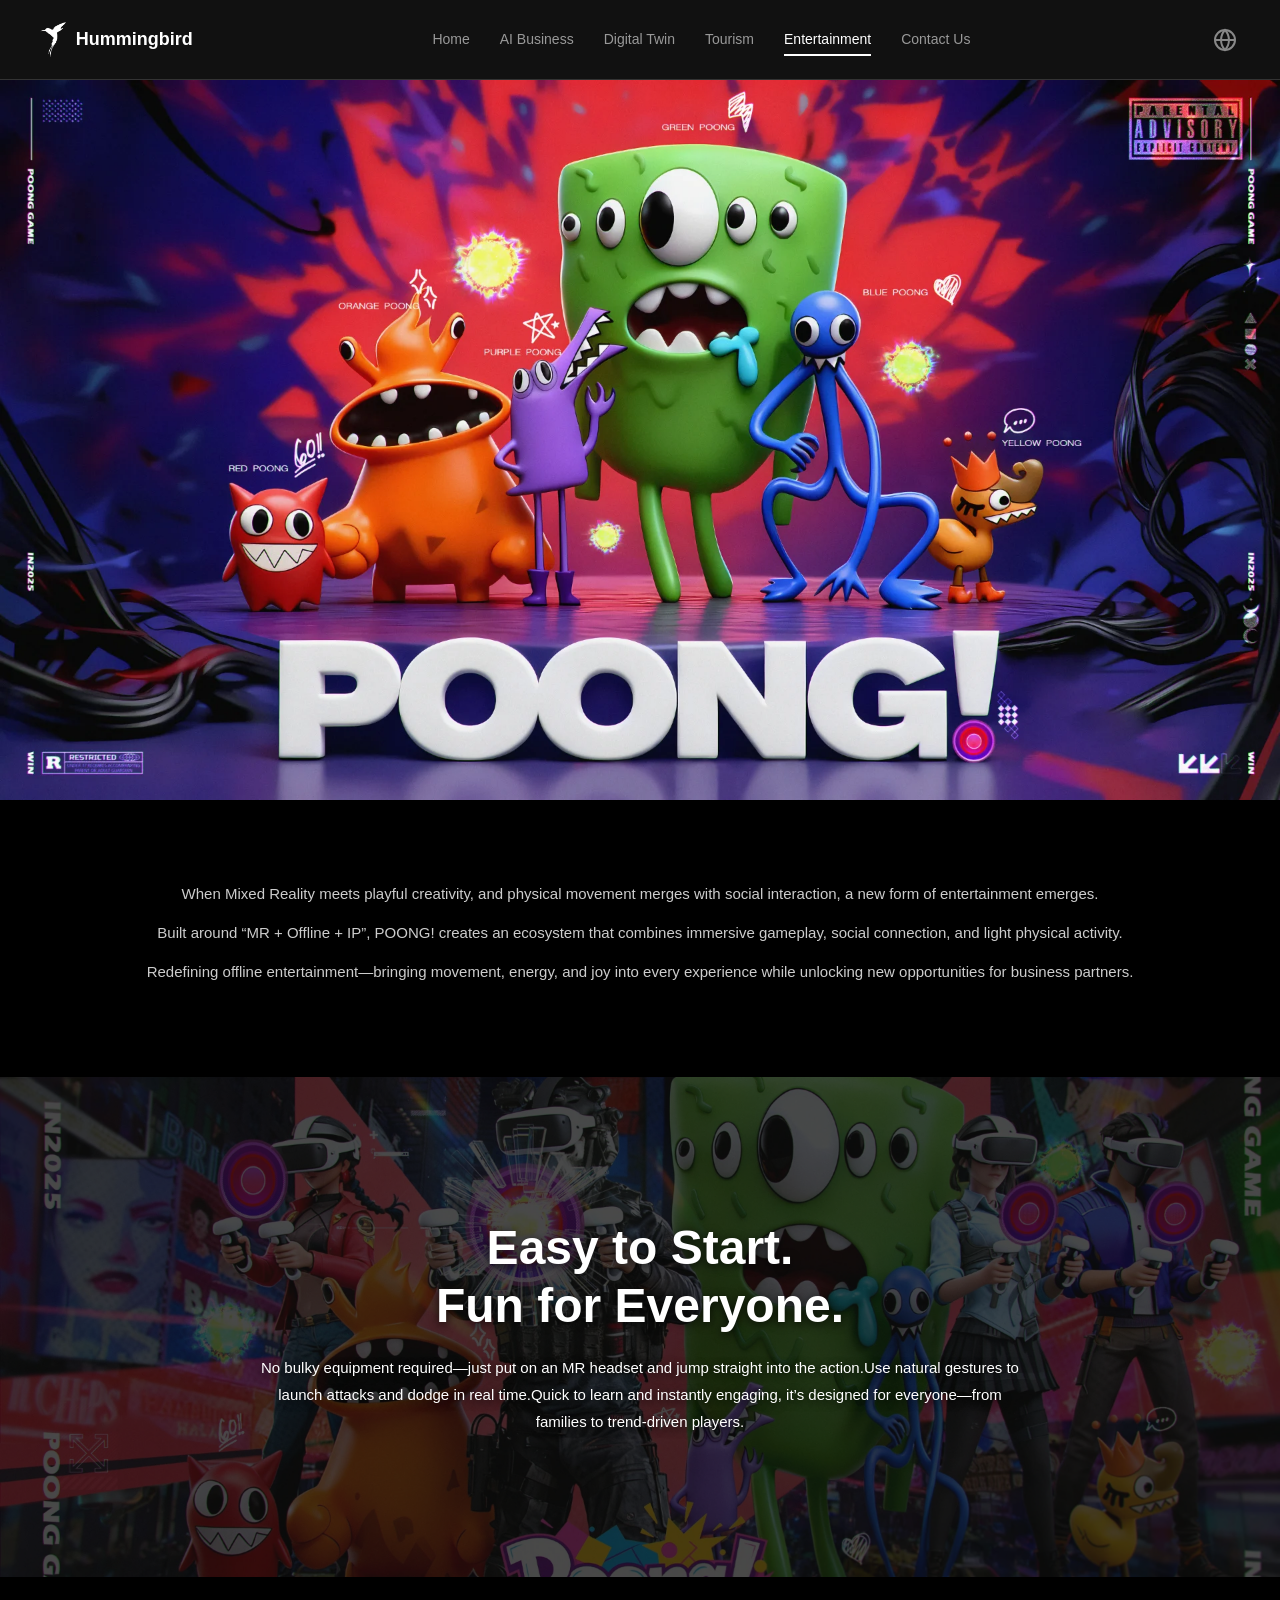
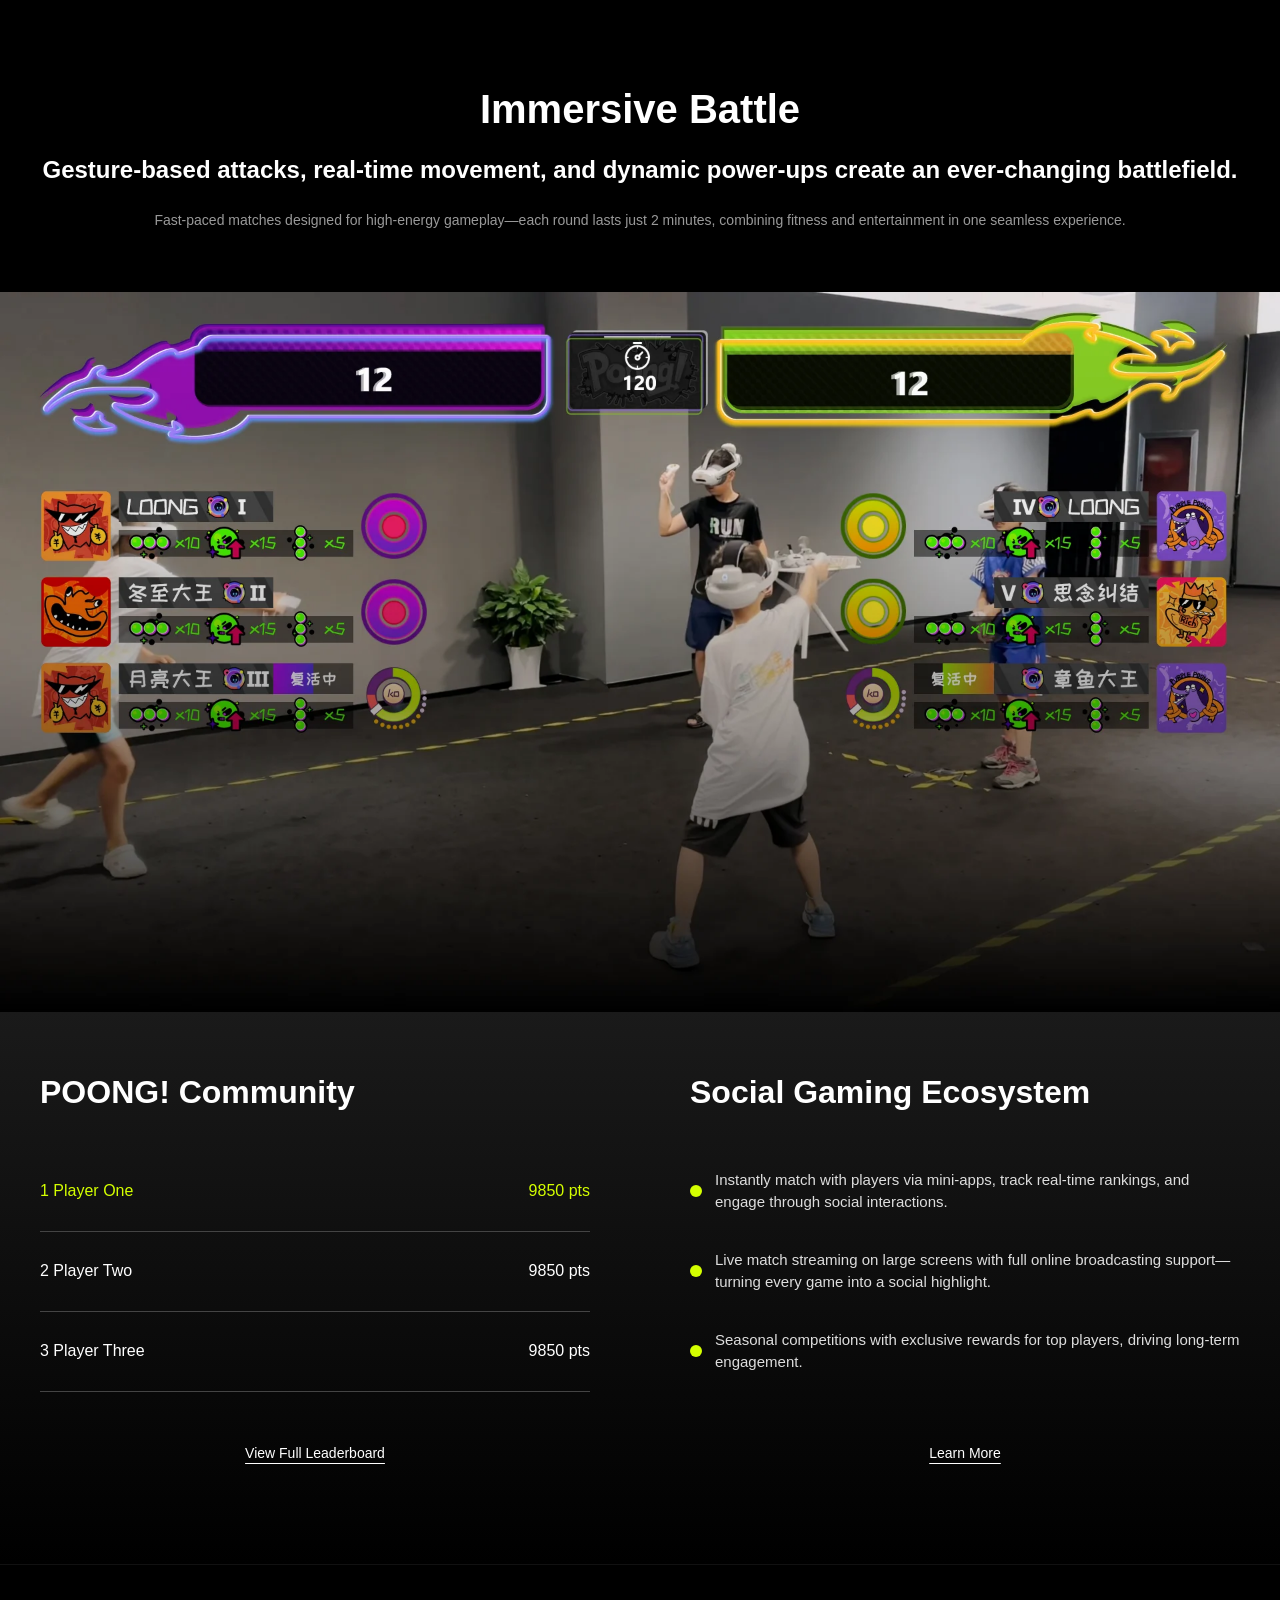
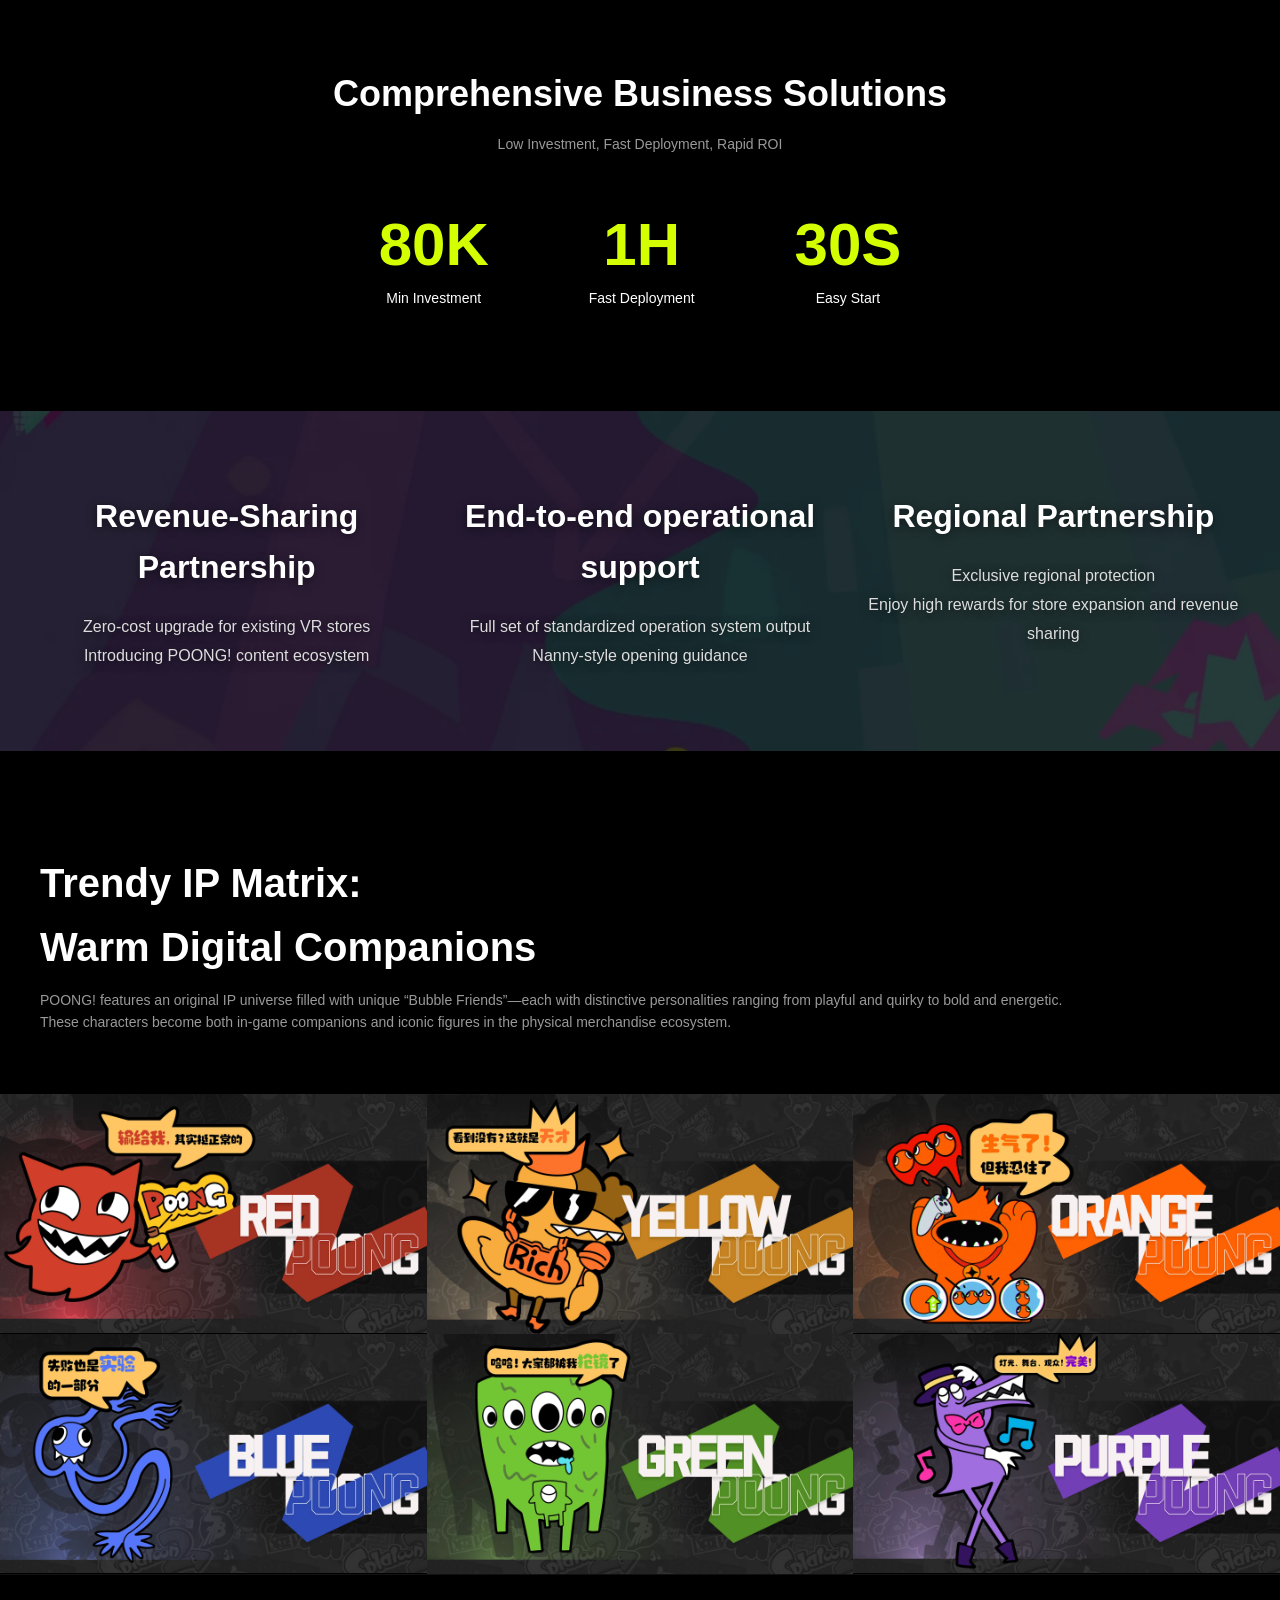
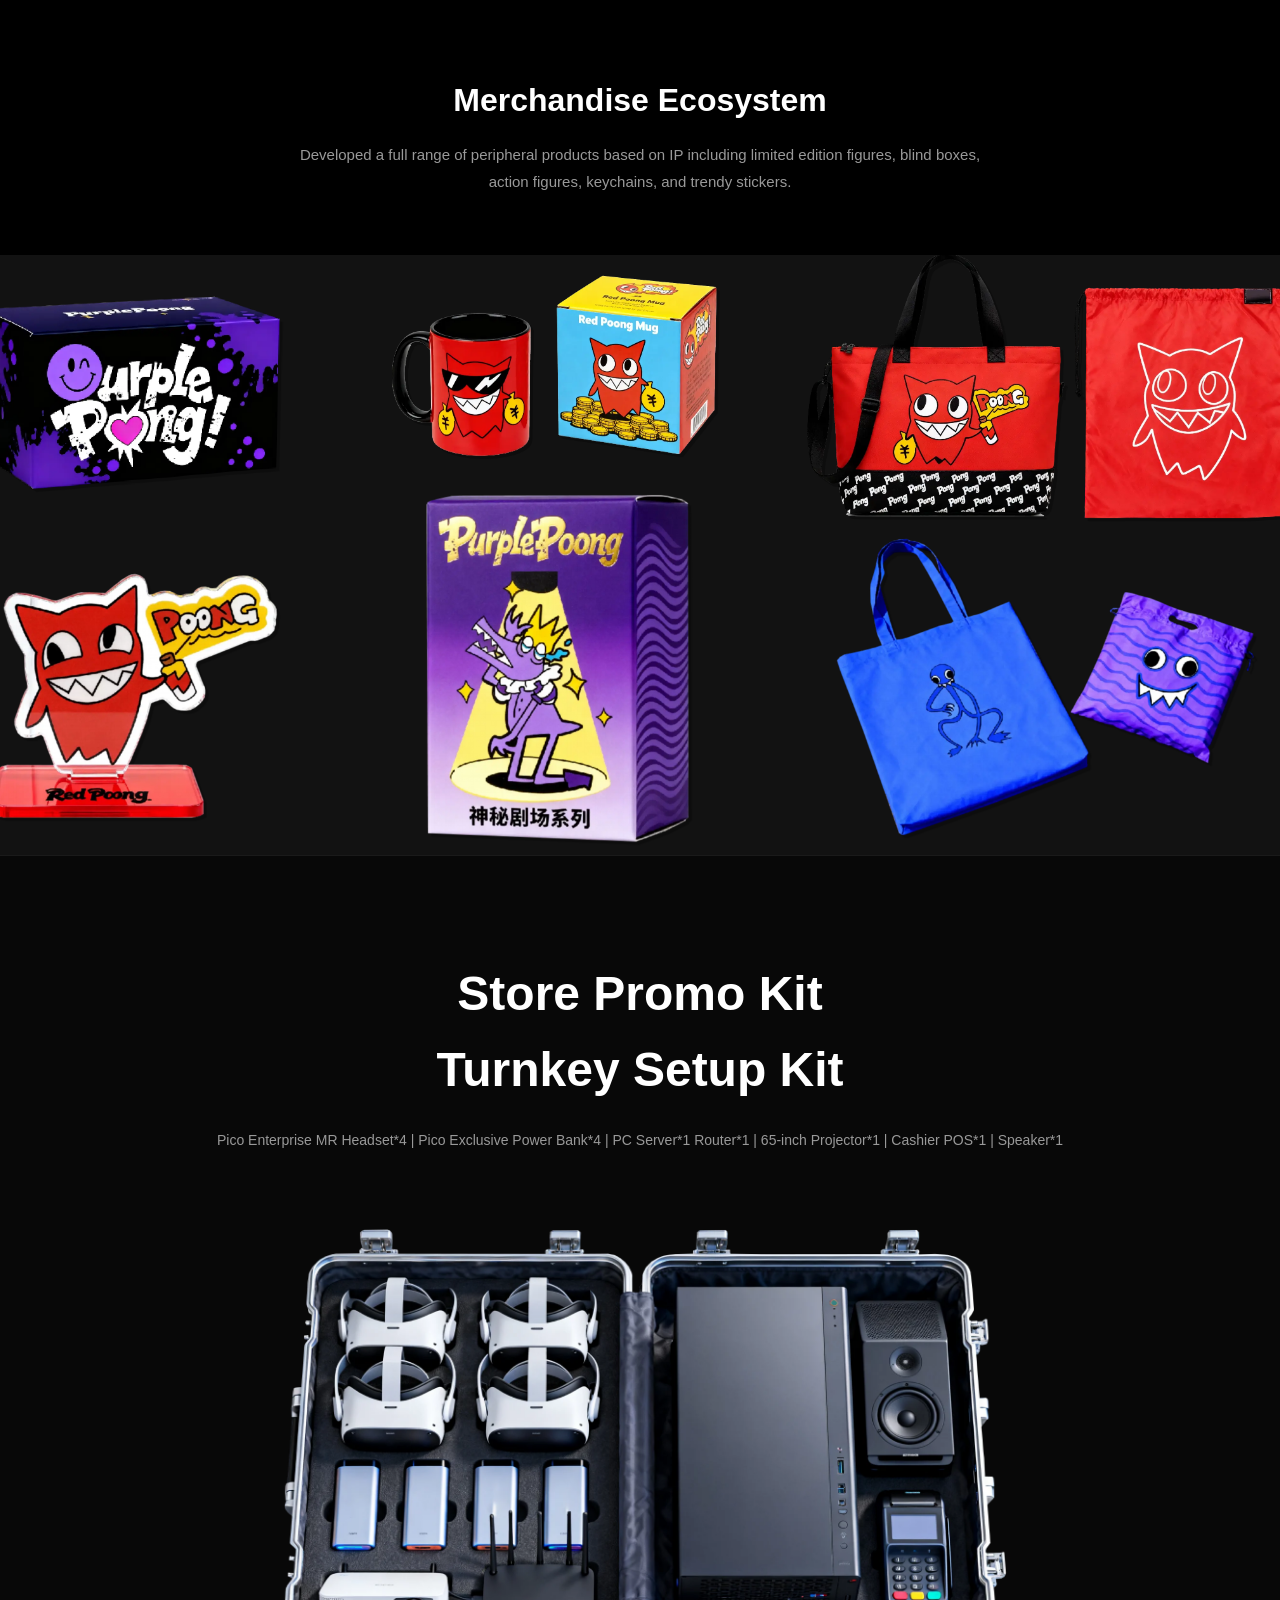
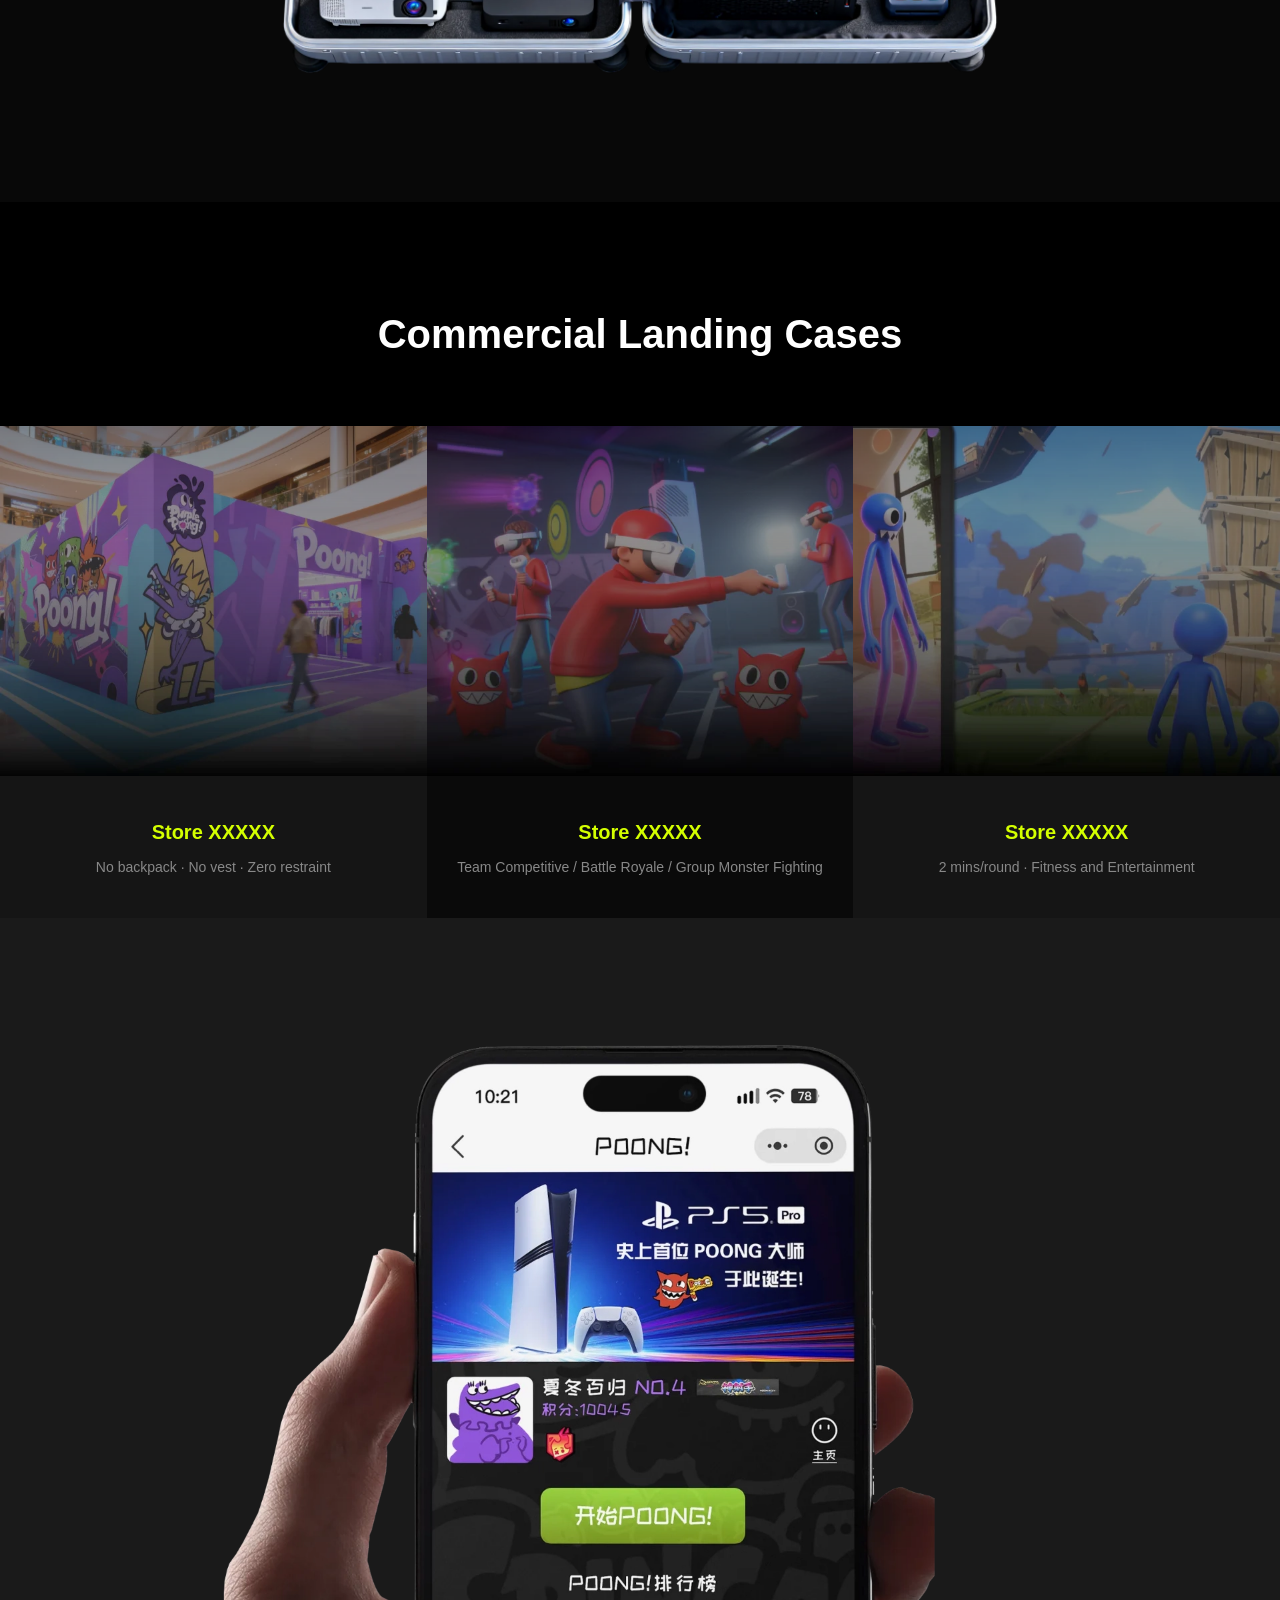
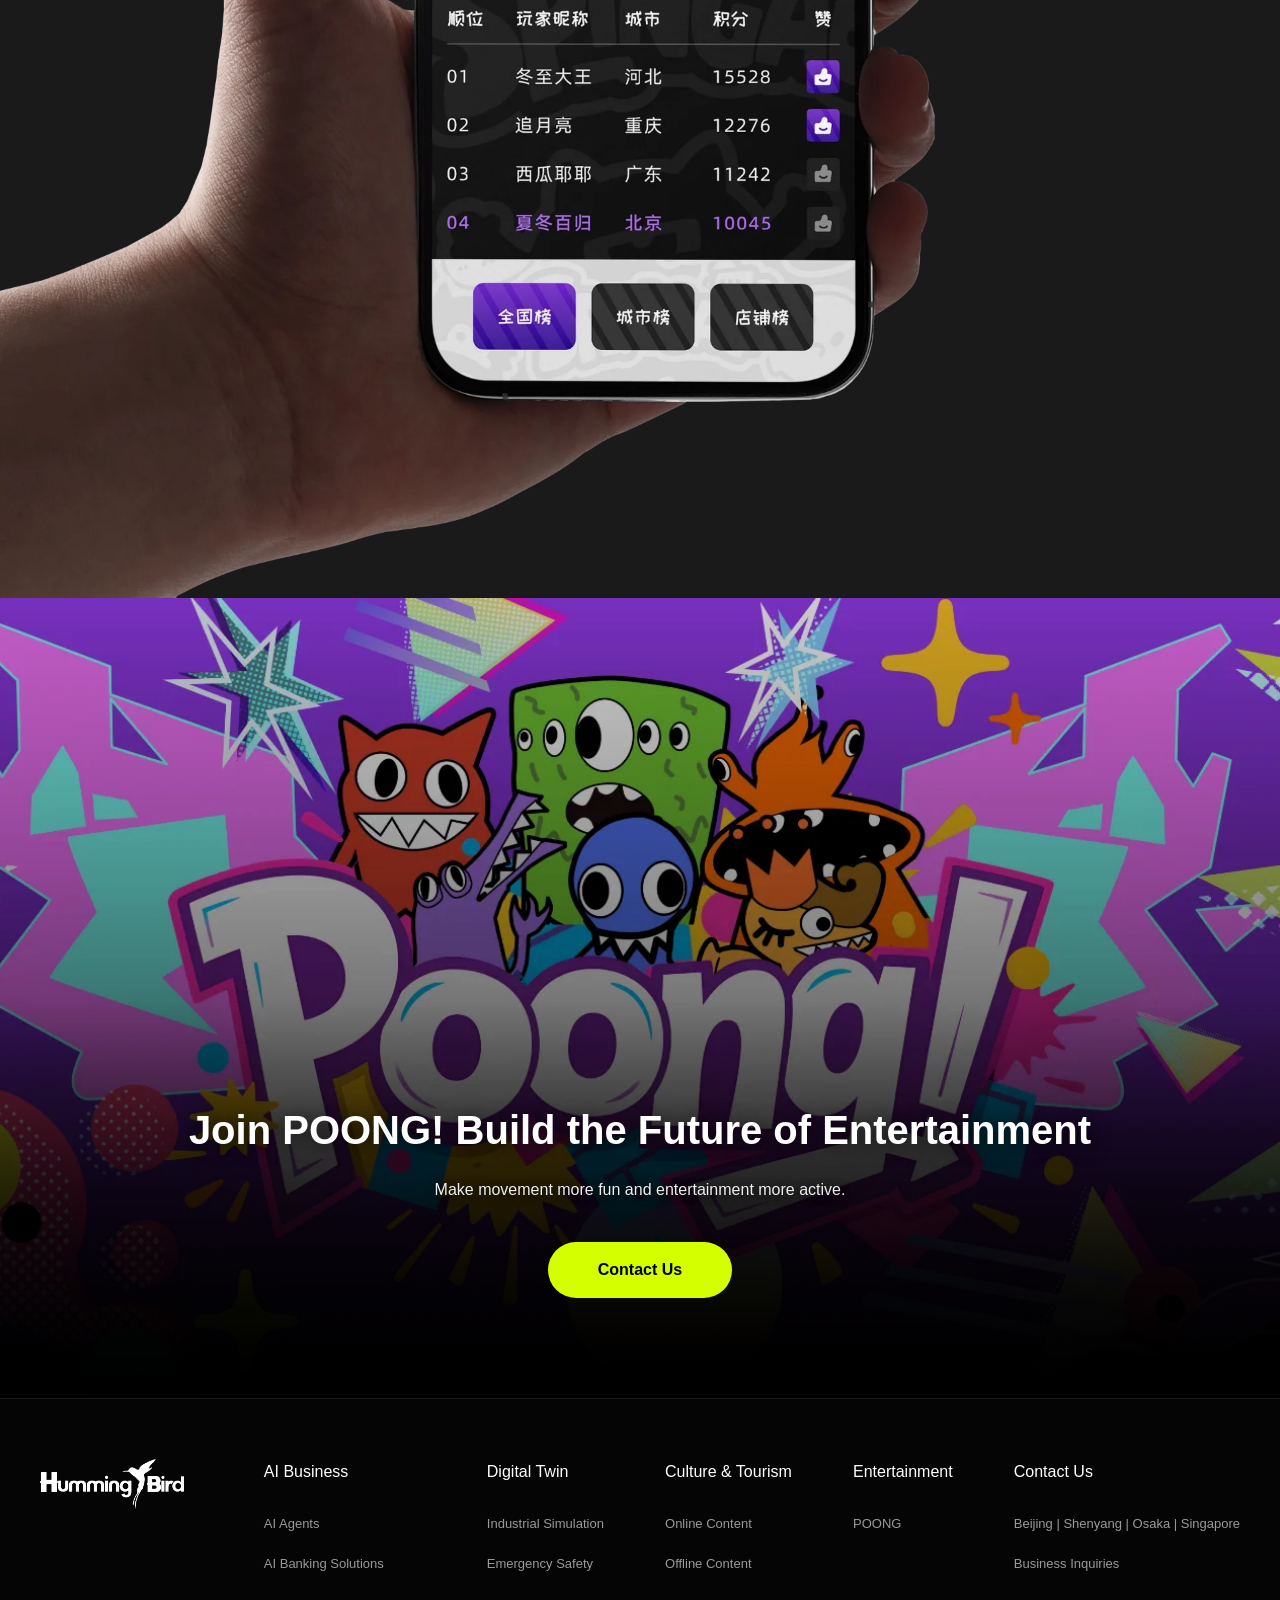
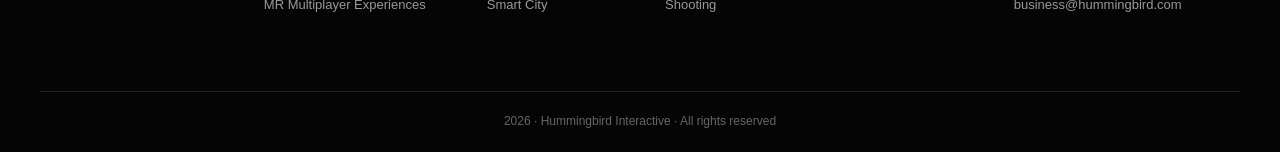
<file: entertainment.html>
<!DOCTYPE html>
<html lang="zh-CN">
<head>
    <meta charset="UTF-8">
    <meta name="viewport" content="width=device-width, initial-scale=1.0">
    <title>娱乐 POONG! - 蜂鸟互动</title>
    <link rel="stylesheet" href="styles.css">
</head>
<body>

    <!-- 统一的顶部导航栏 (新版结构) -->
    <header class="header">
        <!-- 左侧 Logo -->
        <div class="logo">
            <!-- 这里的 src 填您真实的 logo 路径 -->
            <img class="logo-img" src="images/hummingbird-logo1.png" alt="Logo">
            <span data-i18n="nav.logo">蜂鸟互动</span>
        </div>

        <!-- 中间 导航链接 -->
        <nav class="nav-links" id="nav-links">
            <a href="index.html" class="active" data-i18n="nav.home">首页</a>
            <a href="ai.html" data-i18n="nav.ai">AI业务</a>
            <a href="digital.html" data-i18n="nav.digital">数字孪生</a>
            <a href="tourism.html" data-i18n="nav.tourism">文旅</a>
            <a href="entertainment.html" data-i18n="nav.entertainment">娱乐</a>
           
            <a href="contact.html" data-i18n="nav.contact">联系我们</a>
        </nav>

        <!-- 右侧 语言与手机菜单 -->
        <div class="header-right">
            <!-- 语言切换 -->
            <div class="lang-switcher" id="lang-switcher">
                <div class="globe-icon" id="lang-btn">
                    <svg viewBox="0 0 24 24" width="24" height="24" stroke="currentColor" stroke-width="2" fill="none"><circle cx="12" cy="12" r="10"></circle><line x1="2" y1="12" x2="22" y2="12"></line><path d="M12 2a15.3 15.3 0 0 1 4 10 15.3 15.3 0 0 1-4 10 15.3 15.3 0 0 1-4-10 15.3 15.3 0 0 1 4-10z"></path></svg>
                </div>
                <div class="lang-dropdown" id="lang-dropdown">
                    <!-- 这里调用 JS 函数切换 -->
                    <div class="lang-option" onclick="changeLanguage('zh')">中文</div>
                    <div class="lang-option" onclick="changeLanguage('en')">English</div>
                </div>
            </div>
            
            <!-- 移动端菜单按钮 -->
            <div class="menu-toggle" id="mobile-menu-btn">
                <span></span><span></span><span></span>
            </div>
        </div>
    </header>

    <!-- 主视觉 (全宽大图占位) -->
    <section class="hero-ent-new img-placeholder">
        <!-- 这里的图是顶部带有一群怪兽的超大通栏图 -->
        <img src="images/en-hero.webp" alt="POONG Hero">
    </section>

    <!-- 居中简介 -->
    <section class="ent-intro">
        <p data-i18n="entertainment_page.intro_p1">当MR科技碰撞潮玩基因，当运动活力融合社交乐趣</p>
        <p data-i18n="entertainment_page.intro_p2">POONG!以“MR+线下+IP”为核心，打造集沉浸式对战、潮流社交、轻量运动于一体的新型娱乐生态</p>
        <p data-i18n="entertainment_page.intro_p3">让线下娱乐突破想象边界，为用户带来“动起来的快乐”，为商业伙伴开辟新赛道。</p>
    </section>

    <!-- 极简上手 (文字居中悬浮在大图上) -->
    <section class="ent-feature-simple-new">
        <div class="ent-bg-img img-placeholder">
            <!-- 这里的图是背景带小孩玩游戏的大图 -->
            <img src="images/en-intro.webp" alt="极简上手背景">
        </div>
        <div class="ent-feature-content">
            <h2 data-i18n="entertainment_page.easy_title">极简上手<br>全民畅玩</h2>
            <p data-i18n="entertainment_page.easy_desc">无需复杂穿戴，仅需MR头显即可开启对战!挥手发射能量气泡<br>身体移动闪避攻击，只需讲解快速上手，从亲子家庭到年轻潮玩<br>群体，全年龄段都能即刻沉浸。</p>
        </div>
    </section>

    <!-- 沉浸对战 (文字 + 一张全宽对战大图) -->
    <section class="ent-battle-new">
        <div class="ent-title-center">
            <h2 data-i18n="entertainment_page.battle_title">沉浸对战</h2>
            <h3 data-i18n="entertainment_page.battle_sub">挥手攻击，移动闪避，随机生成强化道具与防御掩体</h3>
            <p data-i18n="entertainment_page.battle_desc">1v1、2v2、3v3<br>短时高频运动，2分钟一局，健身娱乐两不误</p>
        </div>
        <!-- 原本的三个方块变成了一整张大图 -->
        <div class="battle-big-img img-placeholder">
            <img src="images/en1.webp" alt="对战画面截图">
        </div>
    </section>

    <!-- 社区与生态 (两列布局不变) -->
    <section class="ent-community">
        <div class="comm-grid">
            <div class="comm-left">
                <h3 data-i18n="entertainment_page.rank_title">Poong友社区</h3>
                <ul class="rank-list">
                    <li><span class="rank-name" data-i18n="entertainment_page.rank_col1">1 夏冬吾归</span><span class="rank-score" data-i18n="entertainment_page.rank_sc1">9850 pts</span></li>
                    <li><span class="rank-name" data-i18n="entertainment_page.rank_col2">2 夏冬吾归</span><span class="rank-score" data-i18n="entertainment_page.rank_sc2">9850 pts</span></li>
                    <li><span class="rank-name" data-i18n="entertainment_page.rank_col3">3 夏冬吾归</span><span class="rank-score" data-i18n="entertainment_page.rank_sc3">9850 pts</span></li>
                </ul>
                <a href="#" class="ent-link" data-i18n="entertainment_page.check_rank">查看全区战绩</a>
            </div>
            <div class="comm-right">
                <h3 data-i18n="entertainment_page.eco_title">社交竞技生态</h3>
                <ul class="eco-list">
                    <li data-i18n="entertainment_page.eco_l1">小程序一键约局，查看全国实时排名，点赞互动，沉淀私域流量</li>
                    <li data-i18n="entertainment_page.eco_l2">现场大屏直播对战画面，支持全网推流，让每一场对战都成为社交圈的焦点</li>
                    <li data-i18n="entertainment_page.eco_l3">季度赛季结算，顶尖玩家赢取限定潮玩奖励</li>
                </ul>
                <a href="#" class="ent-link" data-i18n="entertainment_page.learn_more">了解更多</a>
            </div>
        </div>
    </section>

    <!-- 商业解决方案 (不变) -->
    <section class="ent-solutions">
        <h2 data-i18n="entertainment_page.sol_title">全方位商业解决方案</h2>
        <p data-i18n="entertainment_page.sol_sub">低门槛投入，标准化输出，极速回本</p>
        <div class="sol-data-grid">
            <div class="sol-item"><span class="sol-num" data-i18n="entertainment_page.sol_n1">8W</span><span class="sol-desc" data-i18n="entertainment_page.sol_d1">单店最低投入</span></div>
            <div class="sol-item"><span class="sol-num" data-i18n="entertainment_page.sol_n2">1H</span><span class="sol-desc" data-i18n="entertainment_page.sol_d2">快速部署开业</span></div>
            <div class="sol-item"><span class="sol-num" data-i18n="entertainment_page.sol_n3">30S</span><span class="sol-desc" data-i18n="entertainment_page.sol_d3">快速上手</span></div>
        </div>
    </section>

    <!-- 合作模式 (图1样式：底图背景，无边框纯文本，无悬停效果) -->
    <section class="ent-coop-models-flat">
        <div class="coop-bg-img img-placeholder">
            <!-- 这里放彩色底图 -->
            <img src="images/en2.webp" alt="合作背景">
        </div>
        <div class="coop-cards-wrapper">
            <div class="coop-card-flat">
                <h3 data-i18n="entertainment_page.coop_1_title">联运合作</h3>
                <p data-i18n="entertainment_page.coop_1_desc">现有VR门店零成本升级<br>引入POONG!内容生态</p>
            </div>
            <div class="coop-card-flat">
                <h3 data-i18n="entertainment_page.coop_2_title">单店加盟</h3>
                <p data-i18n="entertainment_page.coop_2_desc">全套输出标准化运营体系<br>保姆式开店指导</p>
            </div>
            <div class="coop-card-flat">
                <h3 data-i18n="entertainment_page.coop_3_title">区域代理</h3>
                <p data-i18n="entertainment_page.coop_3_desc">独家区域保护<br>享受拓店高额奖励与流水分成</p>
            </div>
        </div>
    </section>

    <!-- 8. IP 矩阵 (无文字，长方形图片，带悬停放大效果) -->
    <section class="ent-ip-matrix-full">
        <div class="ent-title-center">
            <h2 data-i18n="entertainment_page.ip_title">潮玩IP矩阵：<br>有温度的数字伙伴</h2>
            <p data-i18n="entertainment_page.ip_desc">POONG!构建专属世界观与原创IP集群<br>一群由荒诞实验诞生的“泡泡朋友”，带着“自恋、傻萌、暴躁、搞怪”的鲜明性格<br>成为游戏对战中的虚拟伙伴与线下潮玩主角</p>
        </div>
        <div class="ip-grid-full">
            <!-- 删除了内部文字，纯图片展示 -->
            <div class="ip-item-flat img-placeholder"><img src="images/en3-1.webp" alt="Red"></div>
            <div class="ip-item-flat img-placeholder"><img src="images/en3-2.webp" alt="Yellow"></div>
            <div class="ip-item-flat img-placeholder"><img src="images/en3-3.webp" alt="Orange"></div>
            <div class="ip-item-flat img-placeholder"><img src="images/en3-4.webp" alt="Blue"></div>
            <div class="ip-item-flat img-placeholder"><img src="images/en3-5.webp" alt="Green"></div>
            <div class="ip-item-flat img-placeholder"><img src="images/en3-6.webp" alt="Purple"></div>
        </div>
    </section>

    <!-- 9. 衍生潮玩 (改为一张大图展示) -->
    <section class="ent-derivatives-full">
        <div class="deriv-text-center">
            <h3 data-i18n="entertainment_page.deriv_title">衍生潮玩生态</h3>
            <p data-i18n="entertainment_page.deriv_desc">基于IP开发了包括限定版公仔、盲盒、手办、钥匙扣、潮流贴纸<br>等在内的全系列周边产品</p>
        </div>
        <!-- 一张满宽或大尺寸的图片占位 -->
        <div class="deriv-single-img img-placeholder">
            <img src="images/en4.webp" alt="衍生潮玩大图">
        </div>
    </section>

    <!-- 10. 托店推广 (保持原样) -->
    <section class="ent-promo">
        <h2 data-i18n="entertainment_page.promo_title">托店推广箱<br>极速开店</h2>
        <p data-i18n="entertainment_page.promo_desc">Pico企业版MR头显*4 \ Pico专属充电宝*4 \ PC服务器*1路由器*165寸投影仪*1收银pos机*1音响*1</p>
        <div class="promo-img img-placeholder"><img src="images/en5.webp" alt="开店设备"></div>
    </section>

    <!-- 11. 商业落地案例 (满宽无缝) -->
    <section class="ent-cases-full">
        <div class="ent-title-center">
            <h2 data-i18n="entertainment_page.cases_title">商业落地案例</h2>
        </div>
        <div class="ent-case-grid-full">
            <div class="ent-case-item-full">
                <div class="case-thumb-full img-placeholder"><img src="images/en6-1.webp" alt="案例1"></div>
                <div class="case-info-full">
                    <h4 data-i18n="entertainment_page.shop1_name">XXXXX店</h4>
                    <p data-i18n="entertainment_page.shop1_desc">无背包 · 无背心 · 零束缚</p>
                </div>
            </div>
            <div class="ent-case-item-full">
                <div class="case-thumb-full img-placeholder"><img src="images/en6-2.webp" alt="案例2"></div>
                <div class="case-info-full">
                    <h4 data-i18n="entertainment_page.shop2_name">XXXXX店</h4>
                    <p data-i18n="entertainment_page.shop2_desc">团队竞技/大逃杀/群体打怪</p>
                </div>
            </div>
            <div class="ent-case-item-full">
                <div class="case-thumb-full img-placeholder"><img src="images/en6-3.webp" alt="案例3"></div>
                <div class="case-info-full">
                    <h4 data-i18n="entertainment_page.shop3_name">XXXXX店</h4>
                    <p data-i18n="entertainment_page.shop3_desc">2分钟/局 · 健身娱乐两不误</p>
                </div>
            </div>
        </div>
    </section>

    <!-- 新增：CTA上方的平铺大图 (加入了无缝处理 class) -->
    <section class="ent-pre-cta-img img-placeholder gapless-bottom">
        <img src="images/en7.webp" alt="加入POONG前的大图">
    </section>

    <!-- 底部行动号召 (加入了无缝处理 class) -->
    <section class="cta-banner-new gapless-top">
        <div class="cta-bg-img img-placeholder">
            <img src="images/en8.webp" alt="加入我们背景图">
        </div>
        <div class="cta-content-overlay">
            <h3 data-i18n="entertainment_page.cta_main">加入POONG!共创娱乐新生态</h3>
            <p data-i18n="entertainment_page.cta_desc">让运动更好玩，让娱乐更健康</p>
            <a href="contact.html" class="btn-primary" data-i18n="entertainment_page.cta_btn">联系我们</a>
        </div>
    </section>

    
    <!-- 页脚 (标题已改为链接) -->
    <footer>
        <div class="footer-container">
            <div class="footer-logo">
                <div class="logo-img-placeholder"><img src="images/hummingbird-logo2.png" alt="Footer Logo"></div>
            </div>
            <div class="footer-links">
                
                <!-- AI业务 -> ai.html -->
                <div class="footer-col">
                    <h4><a href="ai.html" data-i18n="footer.col1_title">AI业务</a></h4>
                    <ul>
                        <li><a href="ai.html#case-agent" data-i18n="footer.col1_l1">AI智能体</a></li>
                        <li><a href="ai.html#case-bank" data-i18n="footer.col1_l2">AI银行服务</a></li>
                        <li><a href="ai.html#case-edu" data-i18n="footer.col1_l3">AI教育</a></li>
                    </ul>
                </div>

                <!-- 数字孪生 -> digital.html -->
                <div class="footer-col">
                    <h4><a href="digital.html" data-i18n="footer.col2_title">数字孪生</a></h4>
                    <ul>
                        <li><a href="digital.html#ind-sim" data-i18n="footer.col2_l1">工业仿真</a></li>
                        <li><a href="digital.html#emg-sft" data-i18n="footer.col2_l2">应急安全</a></li>
                        <li><a href="digital.html#smt-cty" data-i18n="footer.col2_l3">智慧城市</a></li>
                    </ul>
                </div>

                <!-- 文旅 -> tourism.html -->
                <div class="footer-col">
                    <h4><a href="tourism.html" data-i18n="footer.col3_title">文旅</a></h4>
                    <ul>
                        <li><a href="tourism.html#cat-online" data-i18n="footer.col3_l1">线上数字内容</a></li>
                        <li><a href="tourism.html#cat-offline" data-i18n="footer.col3_l2">线下数字内容</a></li>
                        <li><a href="tourism.html#cat-shoot" data-i18n="footer.col3_l3">拍摄</a></li>
                    </ul>
                </div>

                <!-- 娱乐 -> entertainment.html -->
                <div class="footer-col">
                    <h4><a href="entertainment.html" data-i18n="footer.col4_title">娱乐</a></h4>
                    <ul>
                        <li><a href="entertainment.html" data-i18n="footer.col4_l1">POONG</a></li>
                    </ul>
                </div>

                <!-- 联系我们 -> contact.html -->
                <div class="footer-col contact-col">
                    <h4><a href="contact.html" data-i18n="footer.col5_title">联系我们</a></h4>
                    <ul>
                        <li><a href="contact.html" data-i18n="footer.col5_l1">北京|沈阳|日本|大阪|新加坡</a></li>
                        <li><a href="contact.html" data-i18n="footer.col5_l2">商务咨询</a></li>
                        <li><a href="mailto:business@hummingbird.com" data-i18n="footer.col5_l3">business@hummingbird.com</a></li>
                    </ul>
                </div>
            </div>
        </div>
        <div class="copyright"><p data-i18n="footer.copyright">2026 · 蜂鸟互动 · All rights reserved</p></div>
    </footer>

    <script src="script.js"></script>
</body>
</html>
</file>
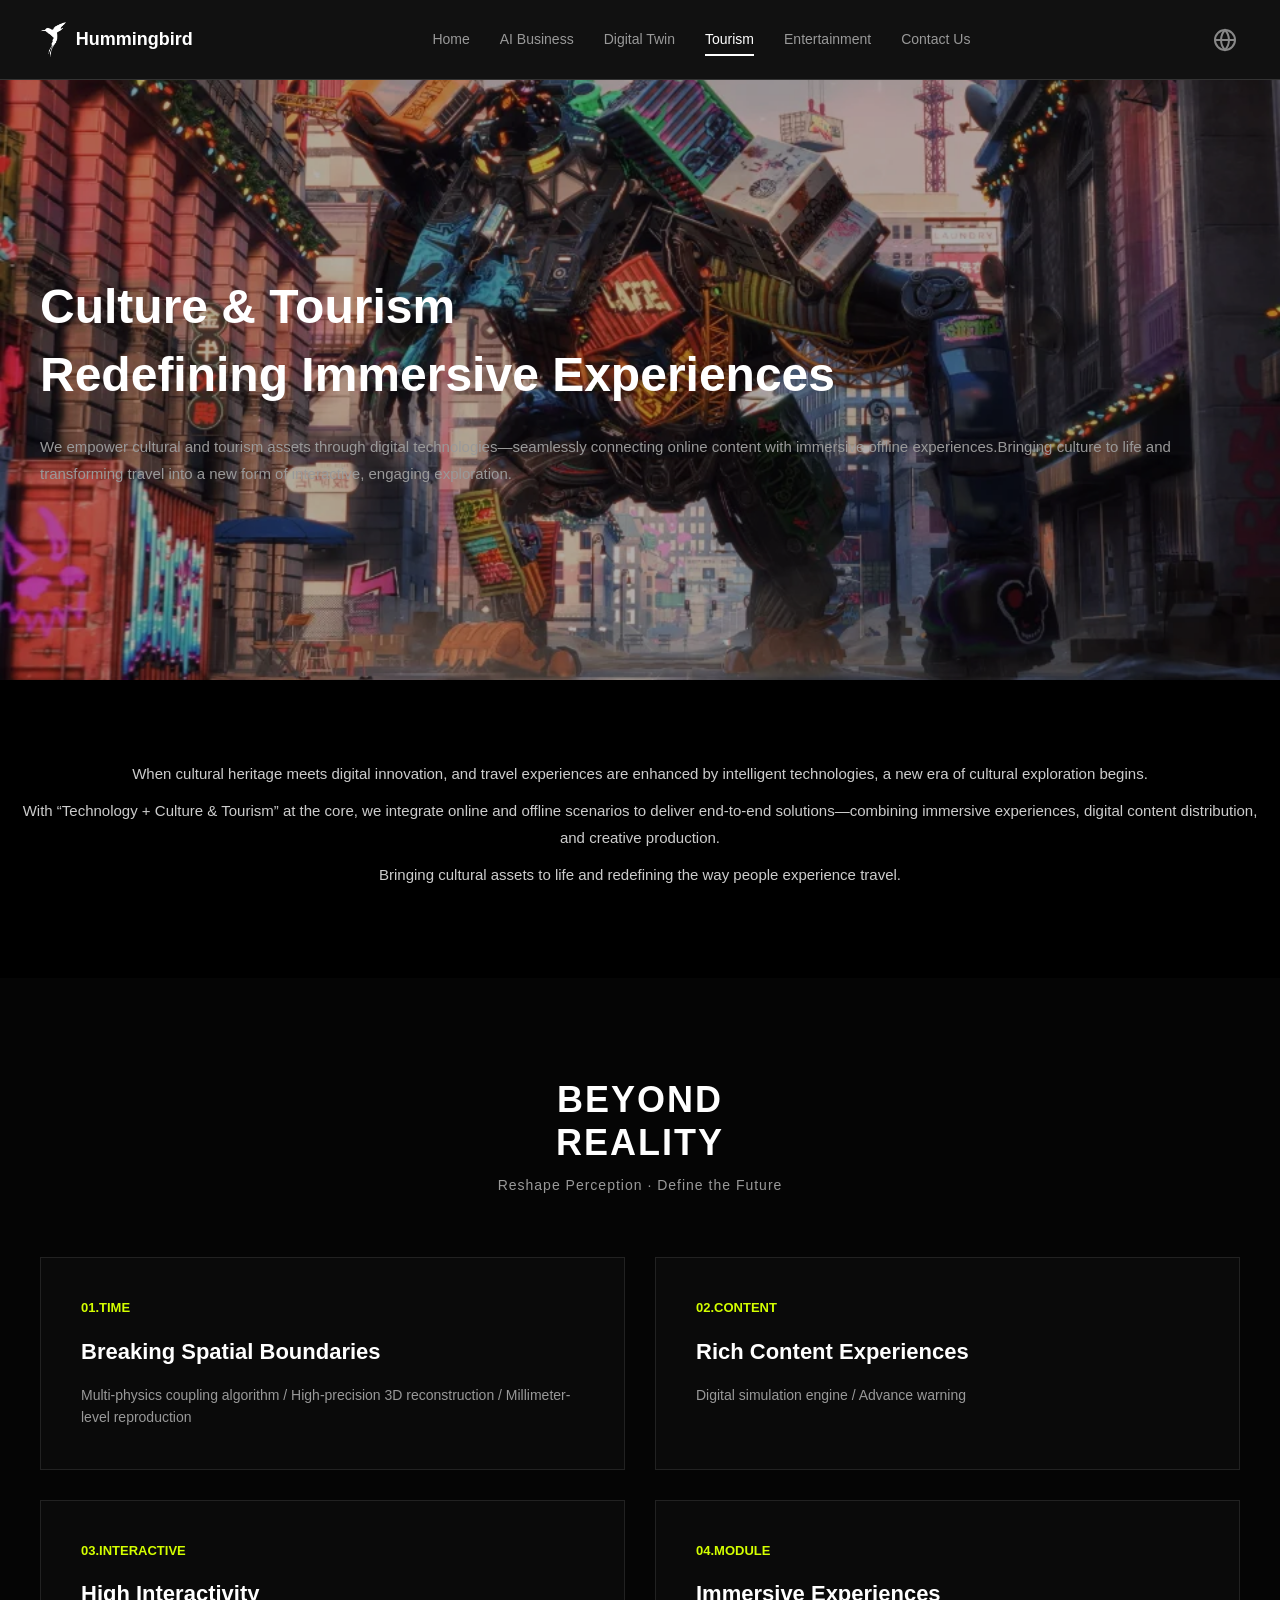
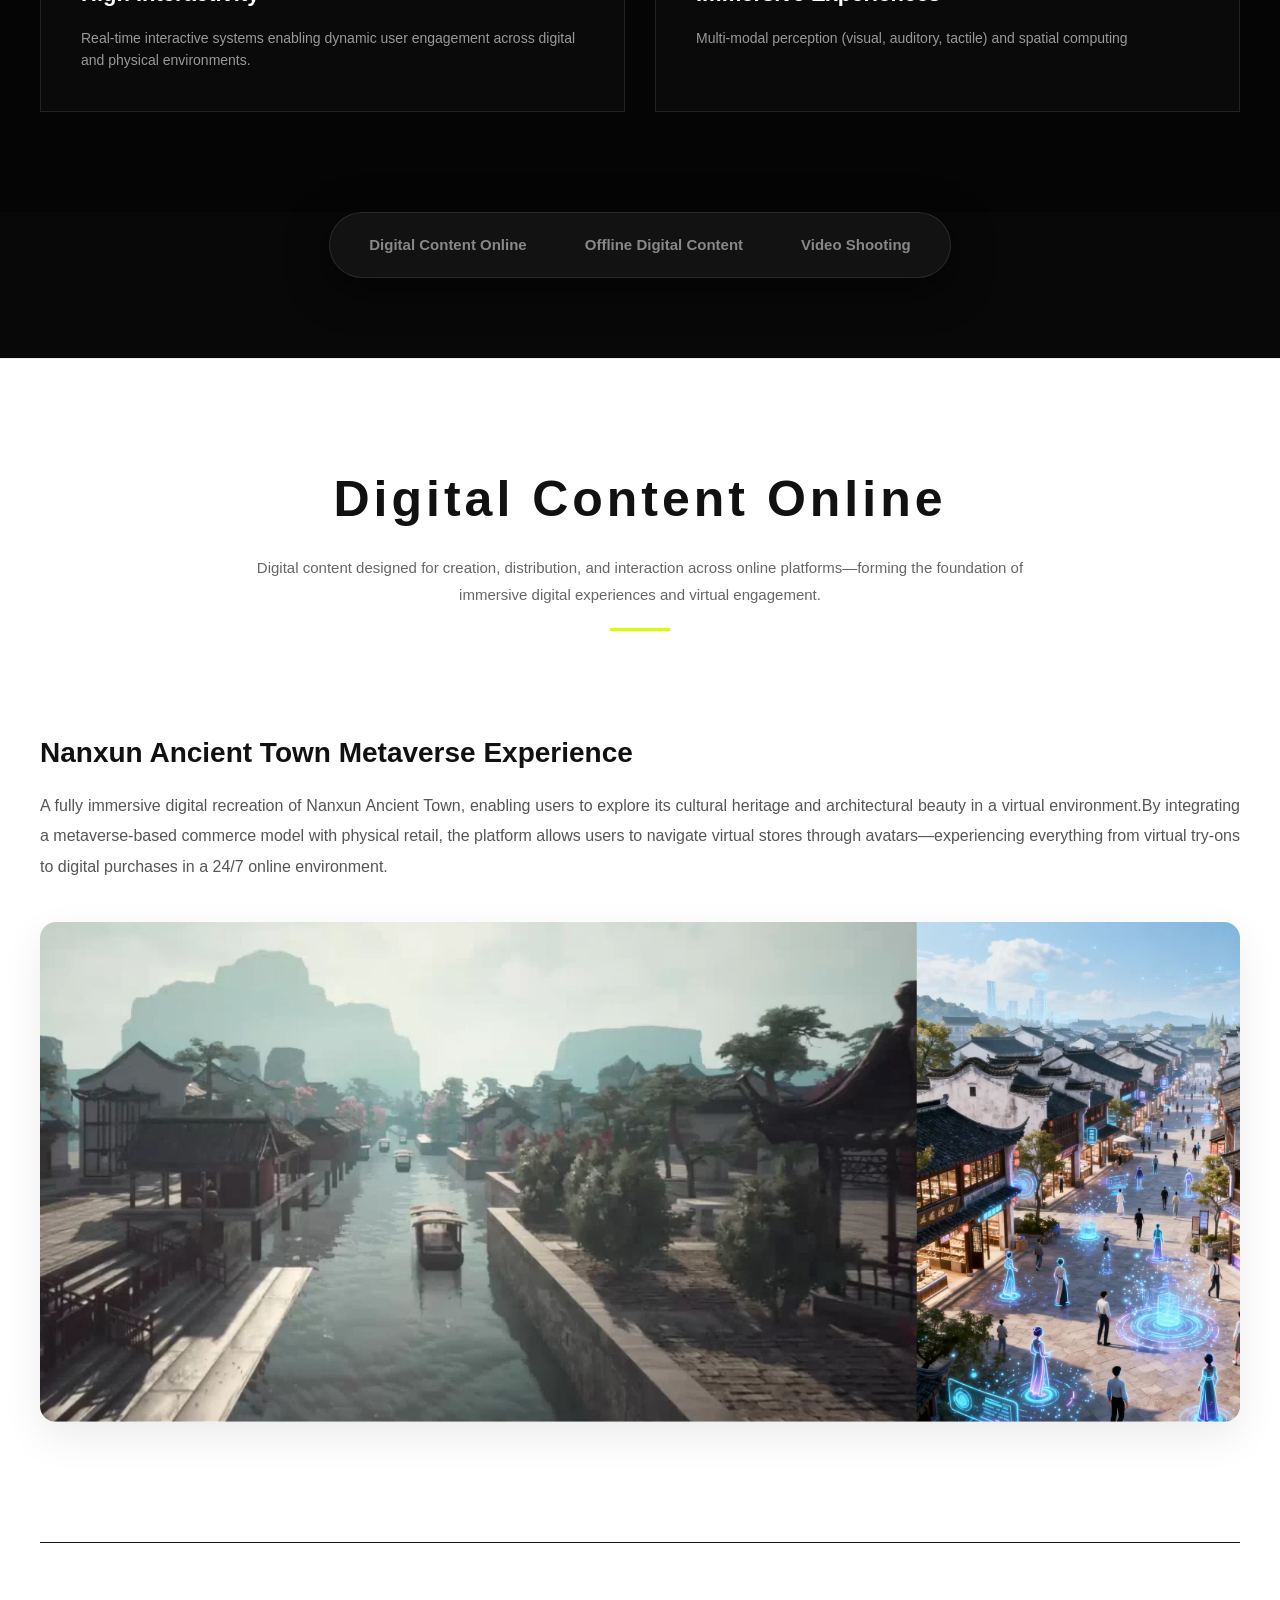
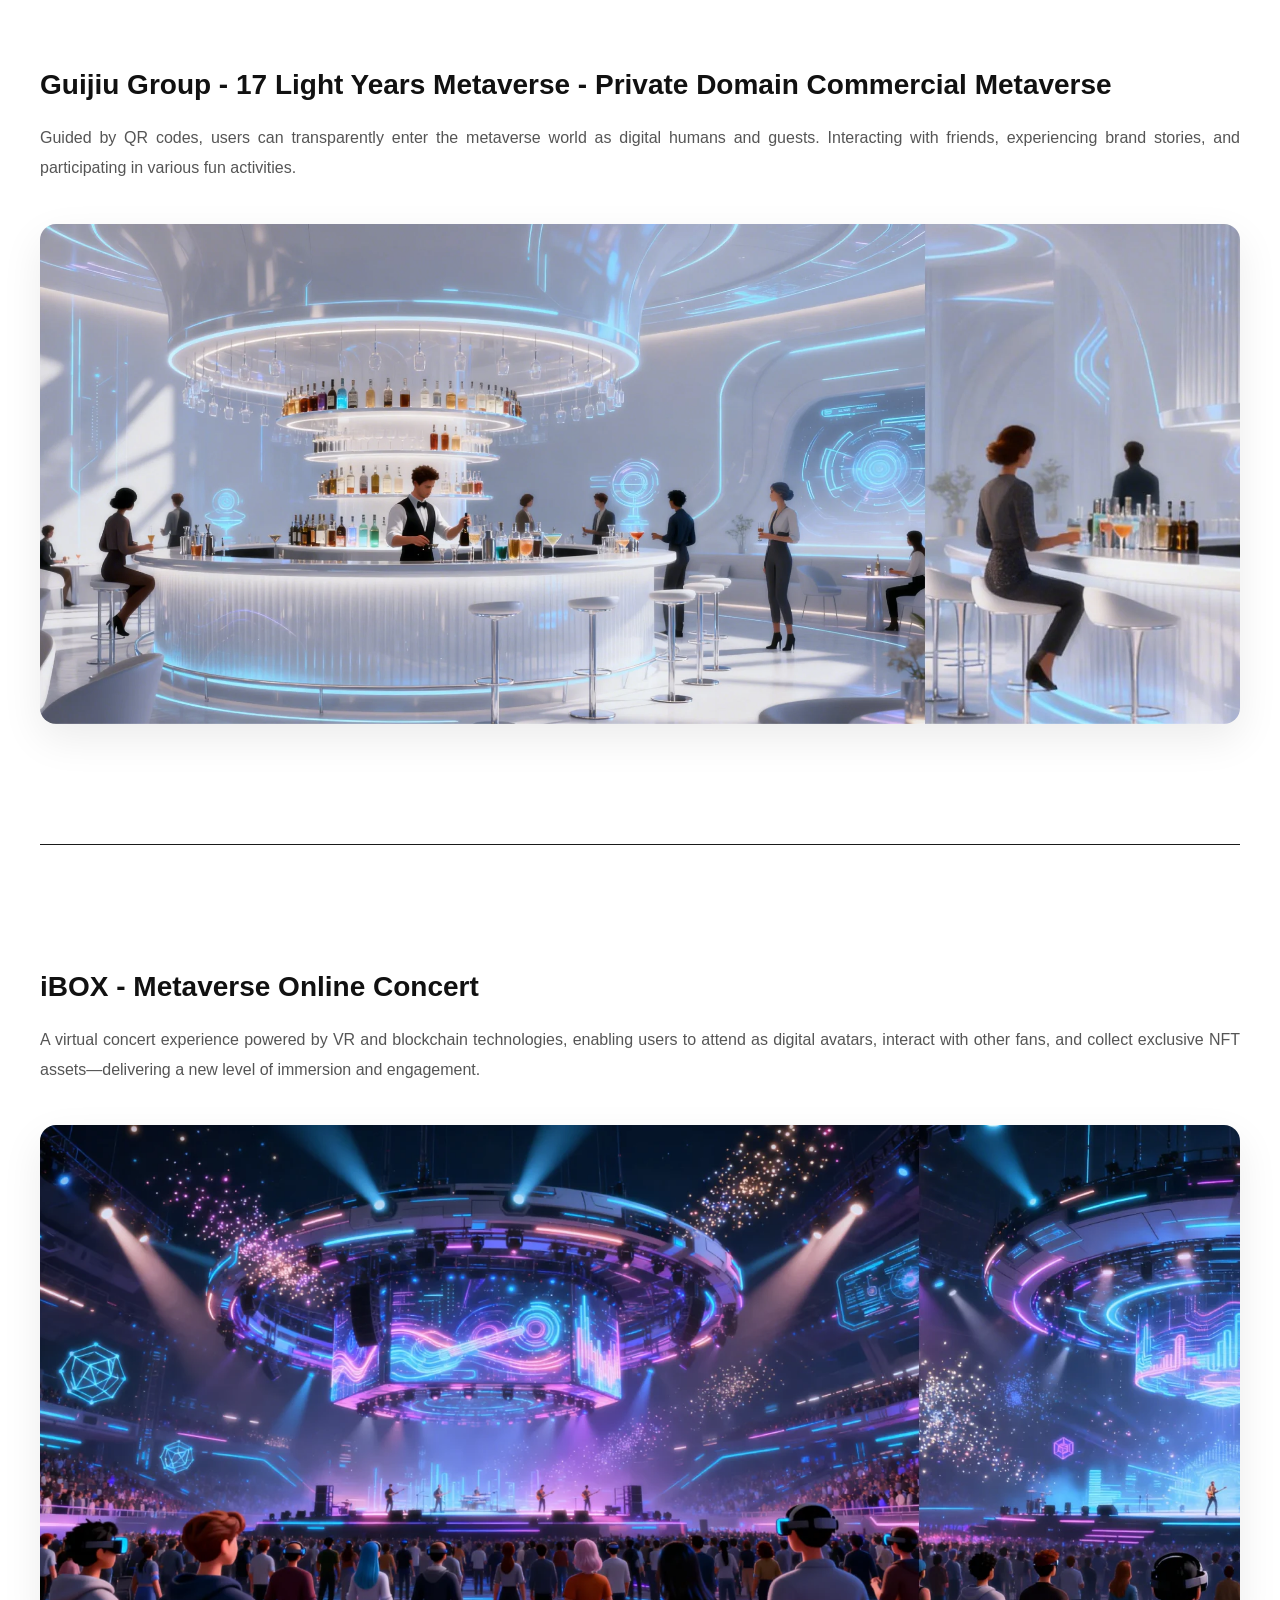
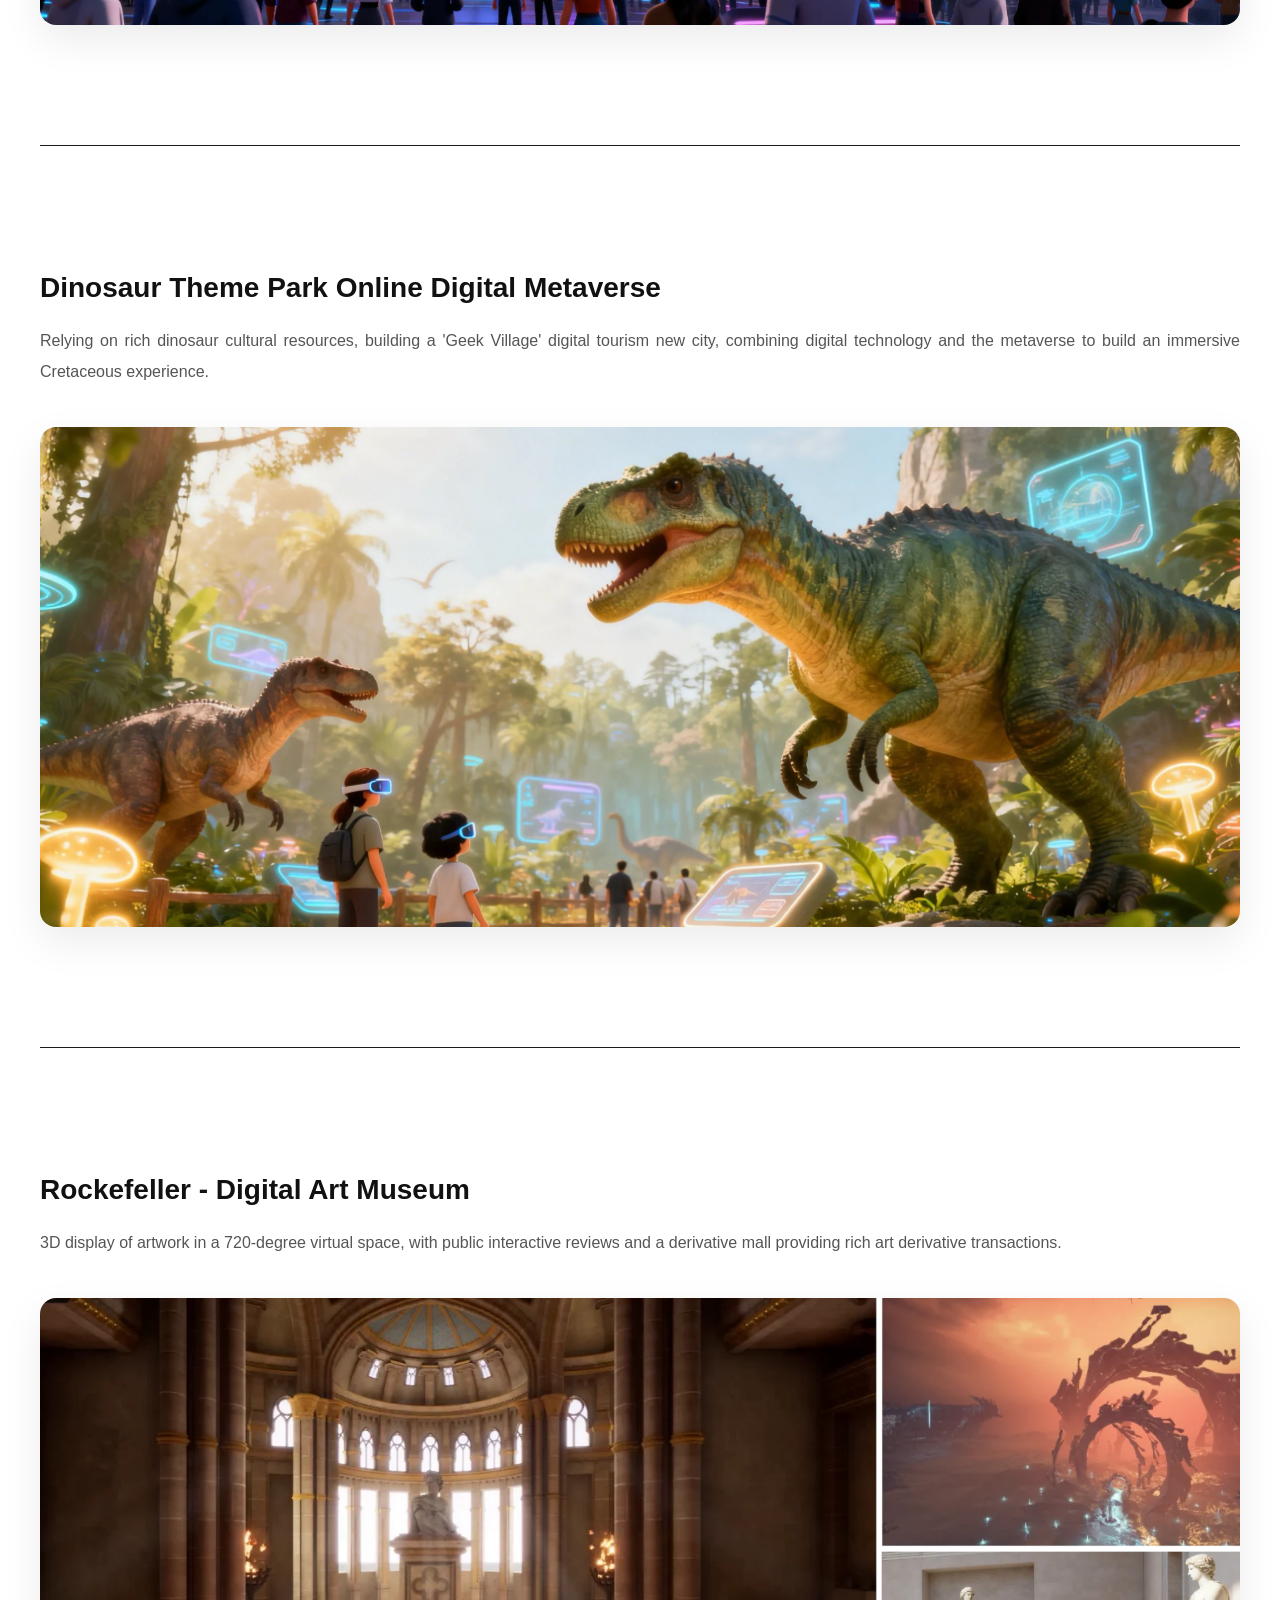
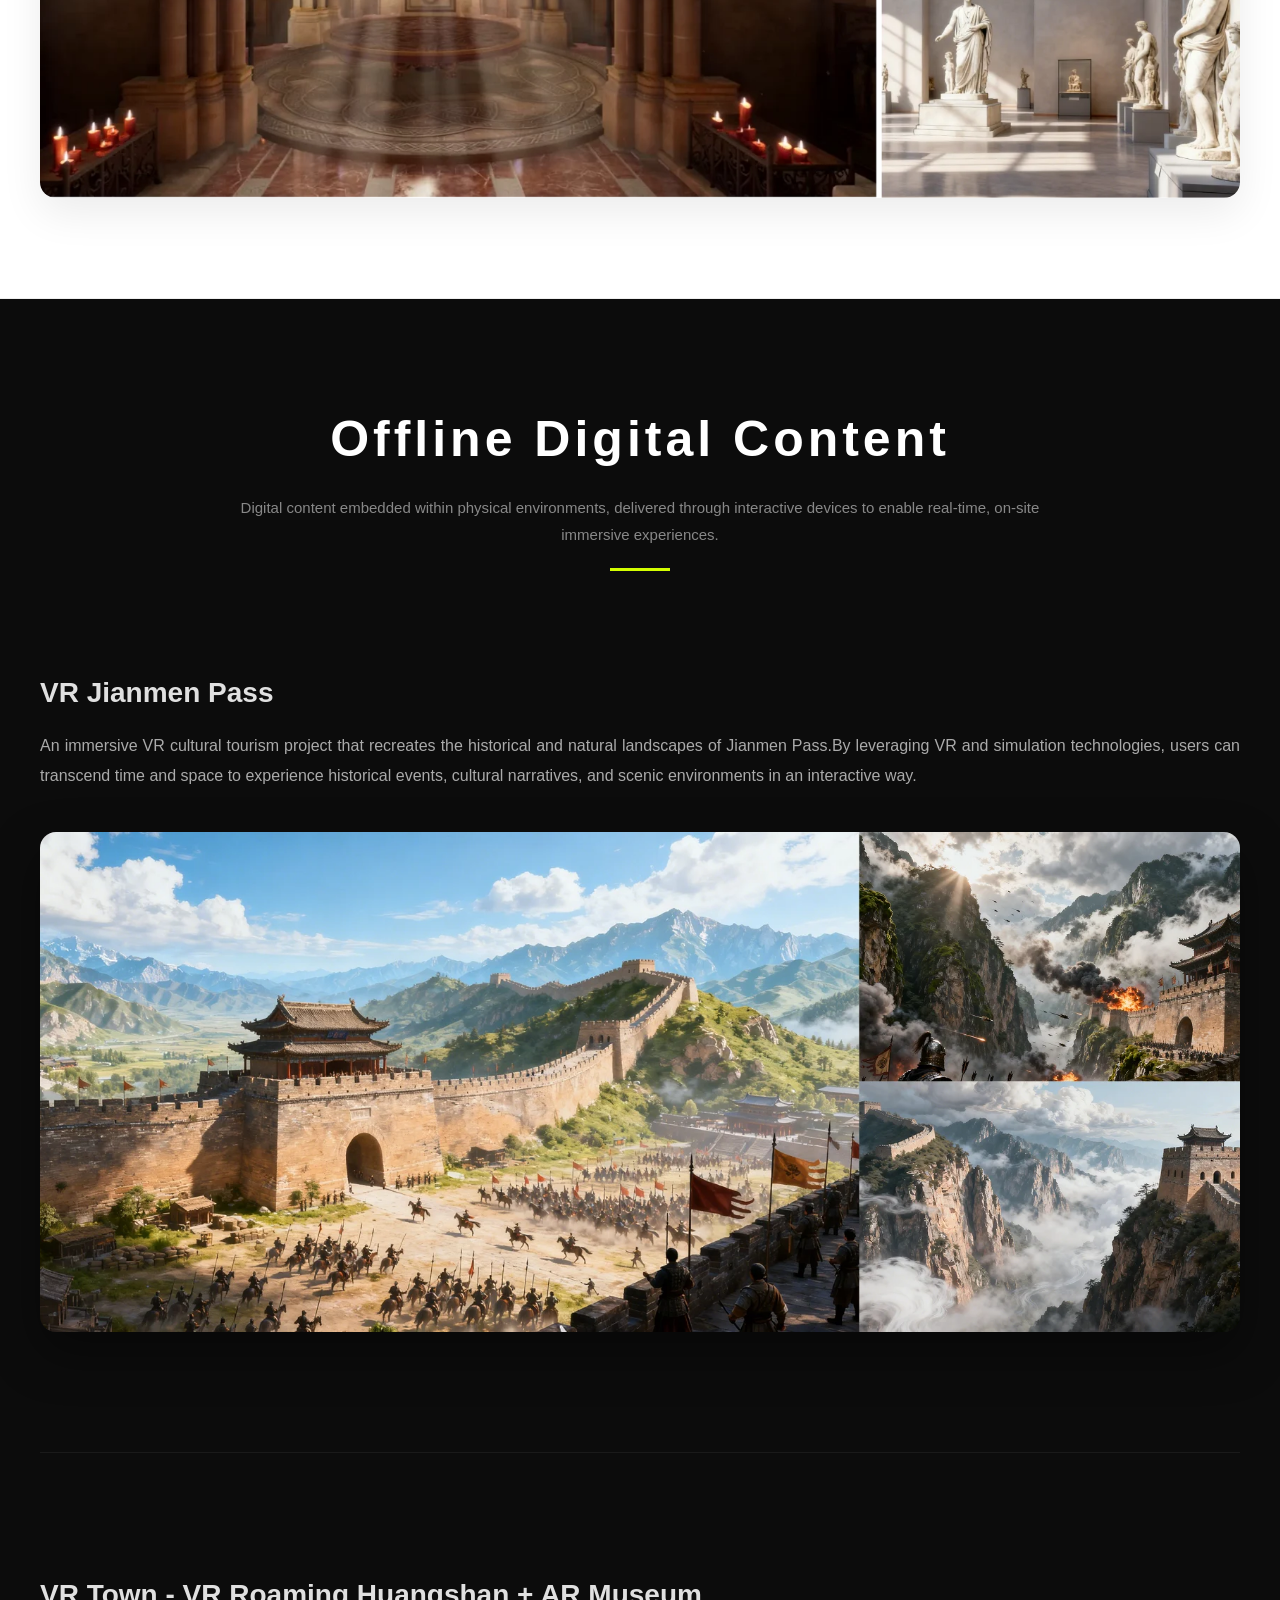
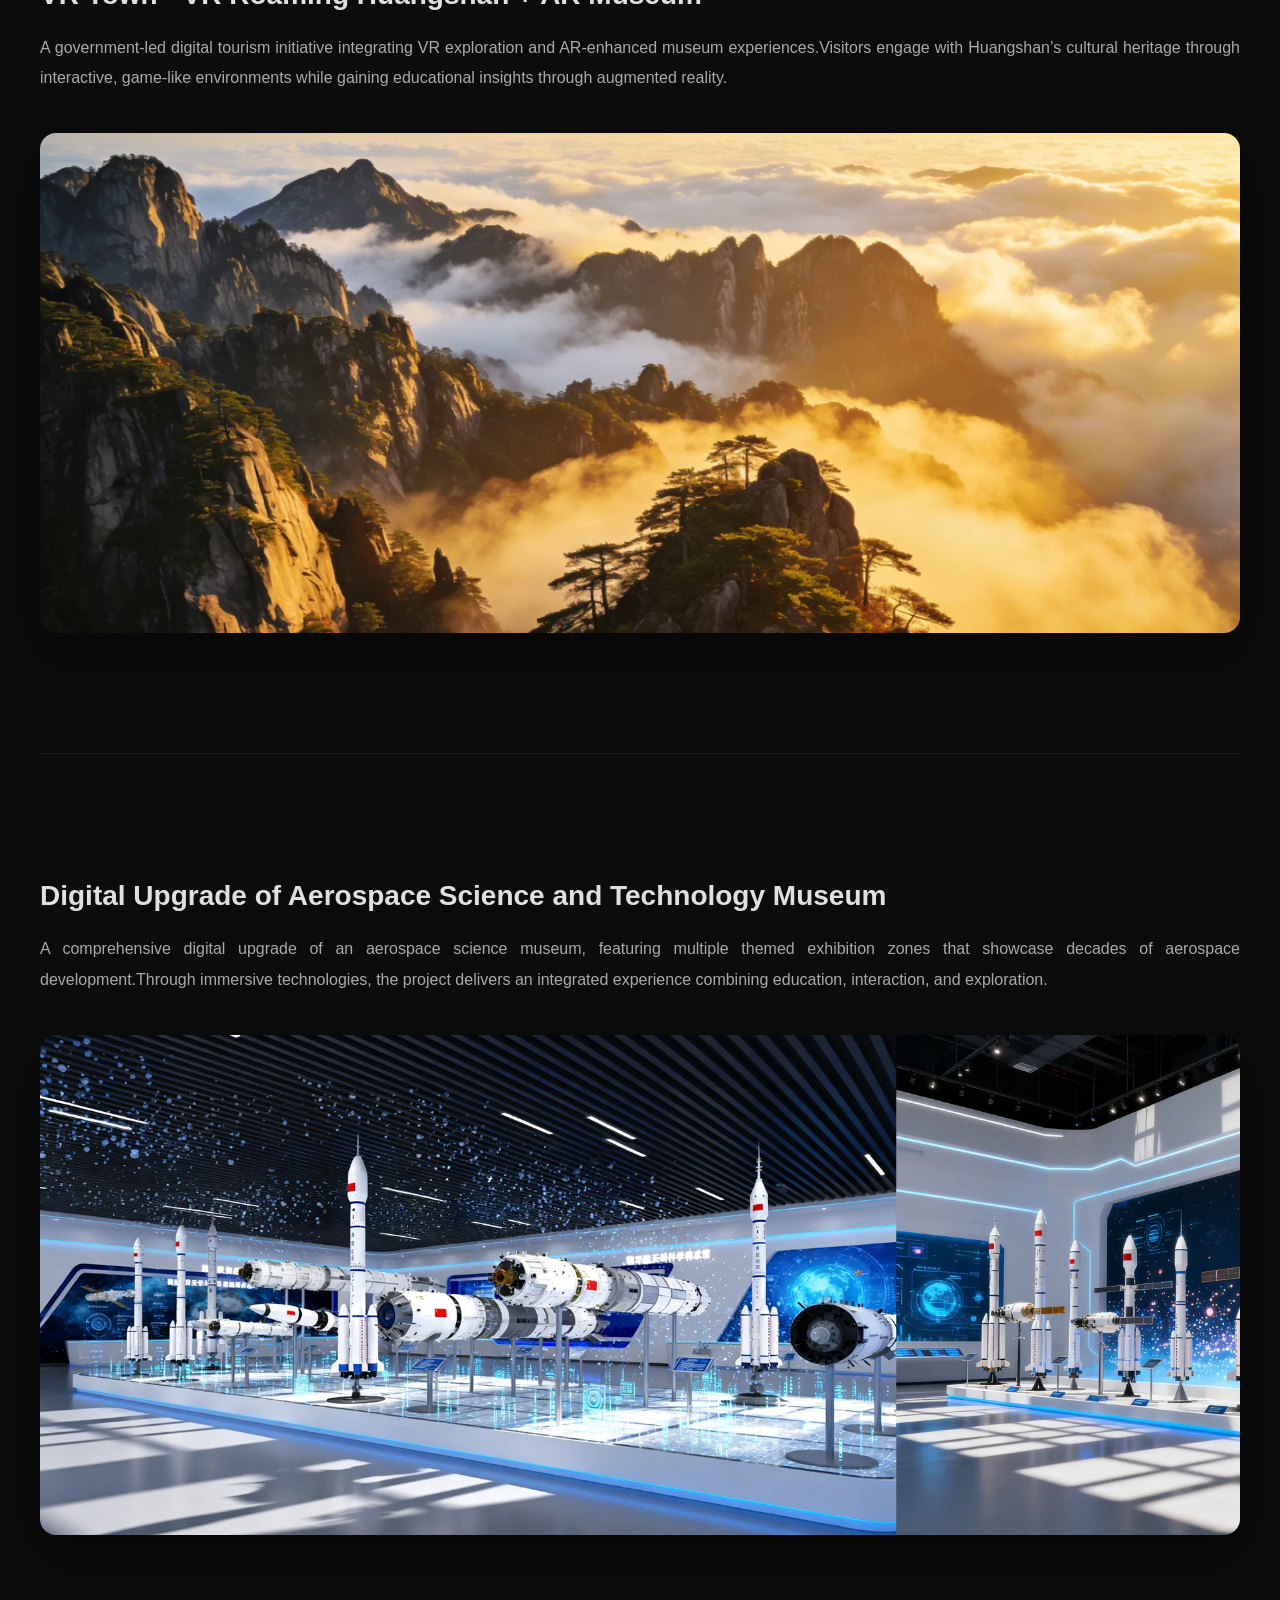
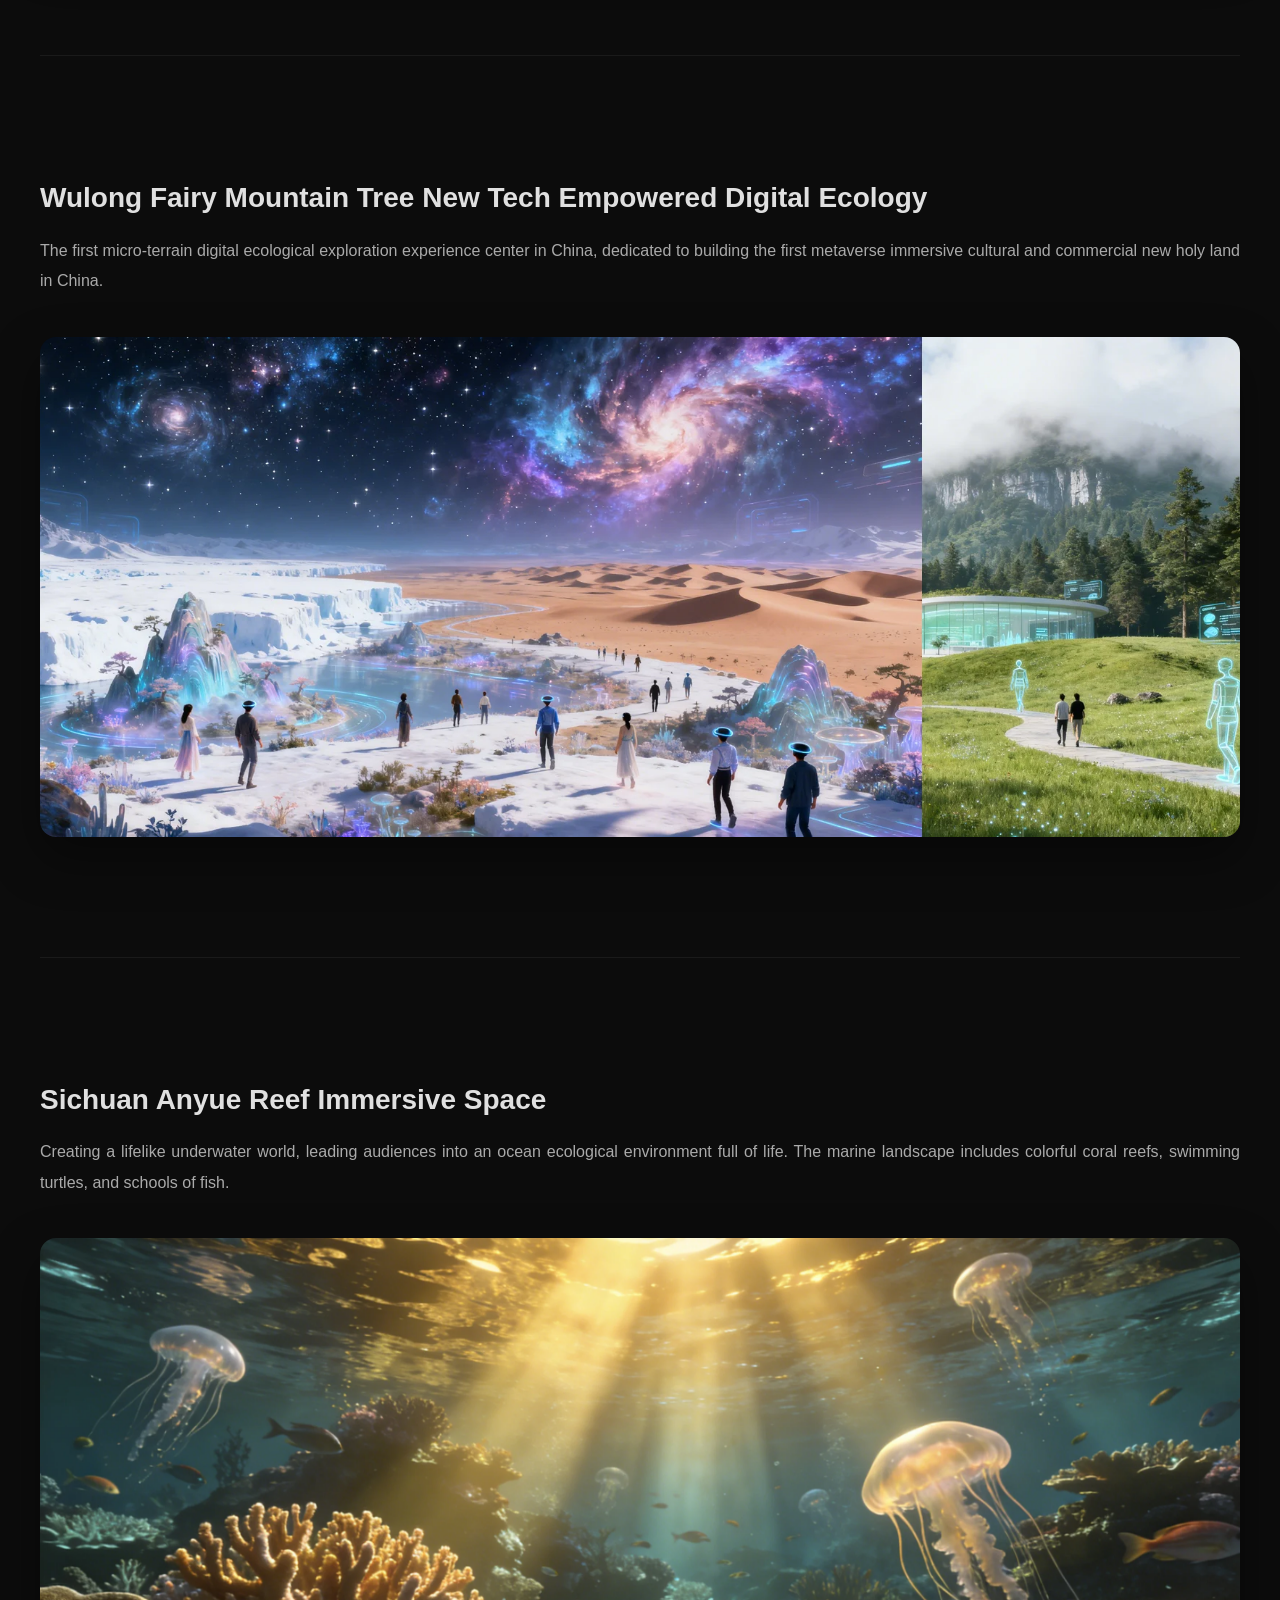
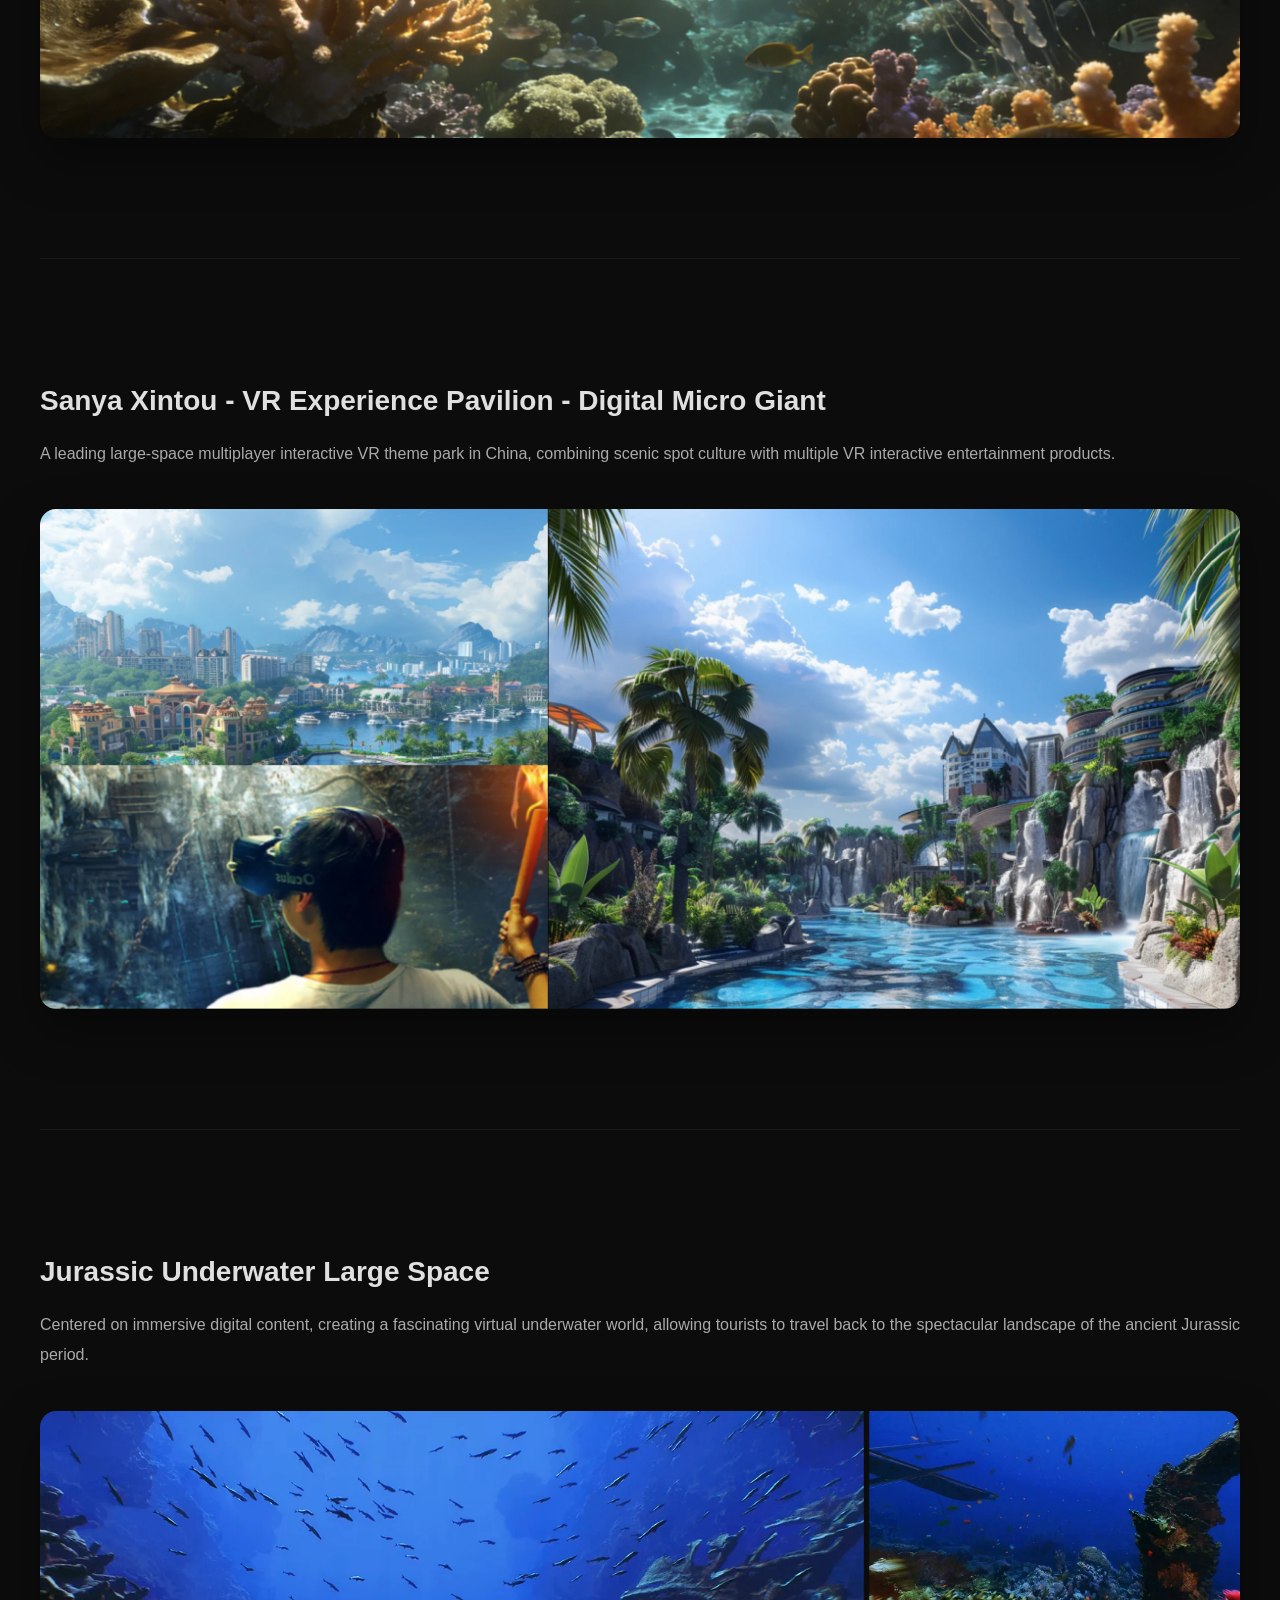
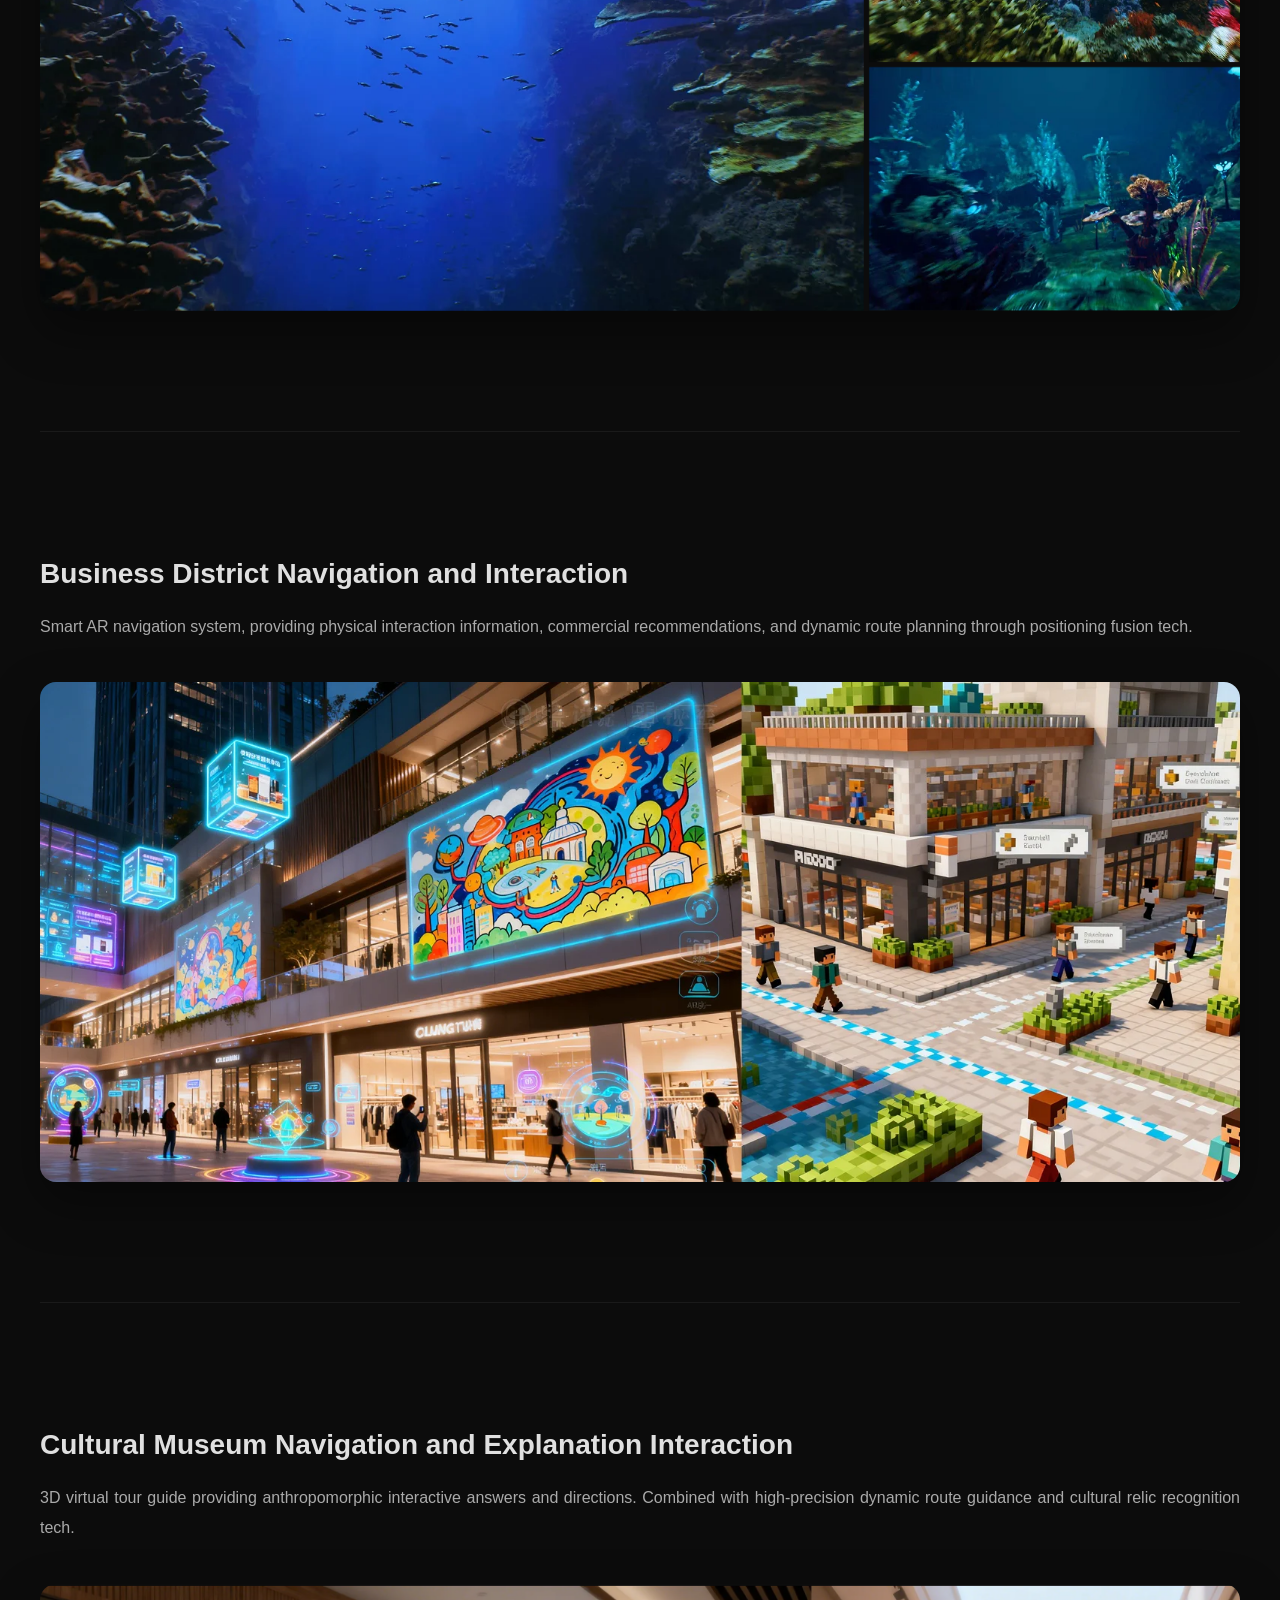
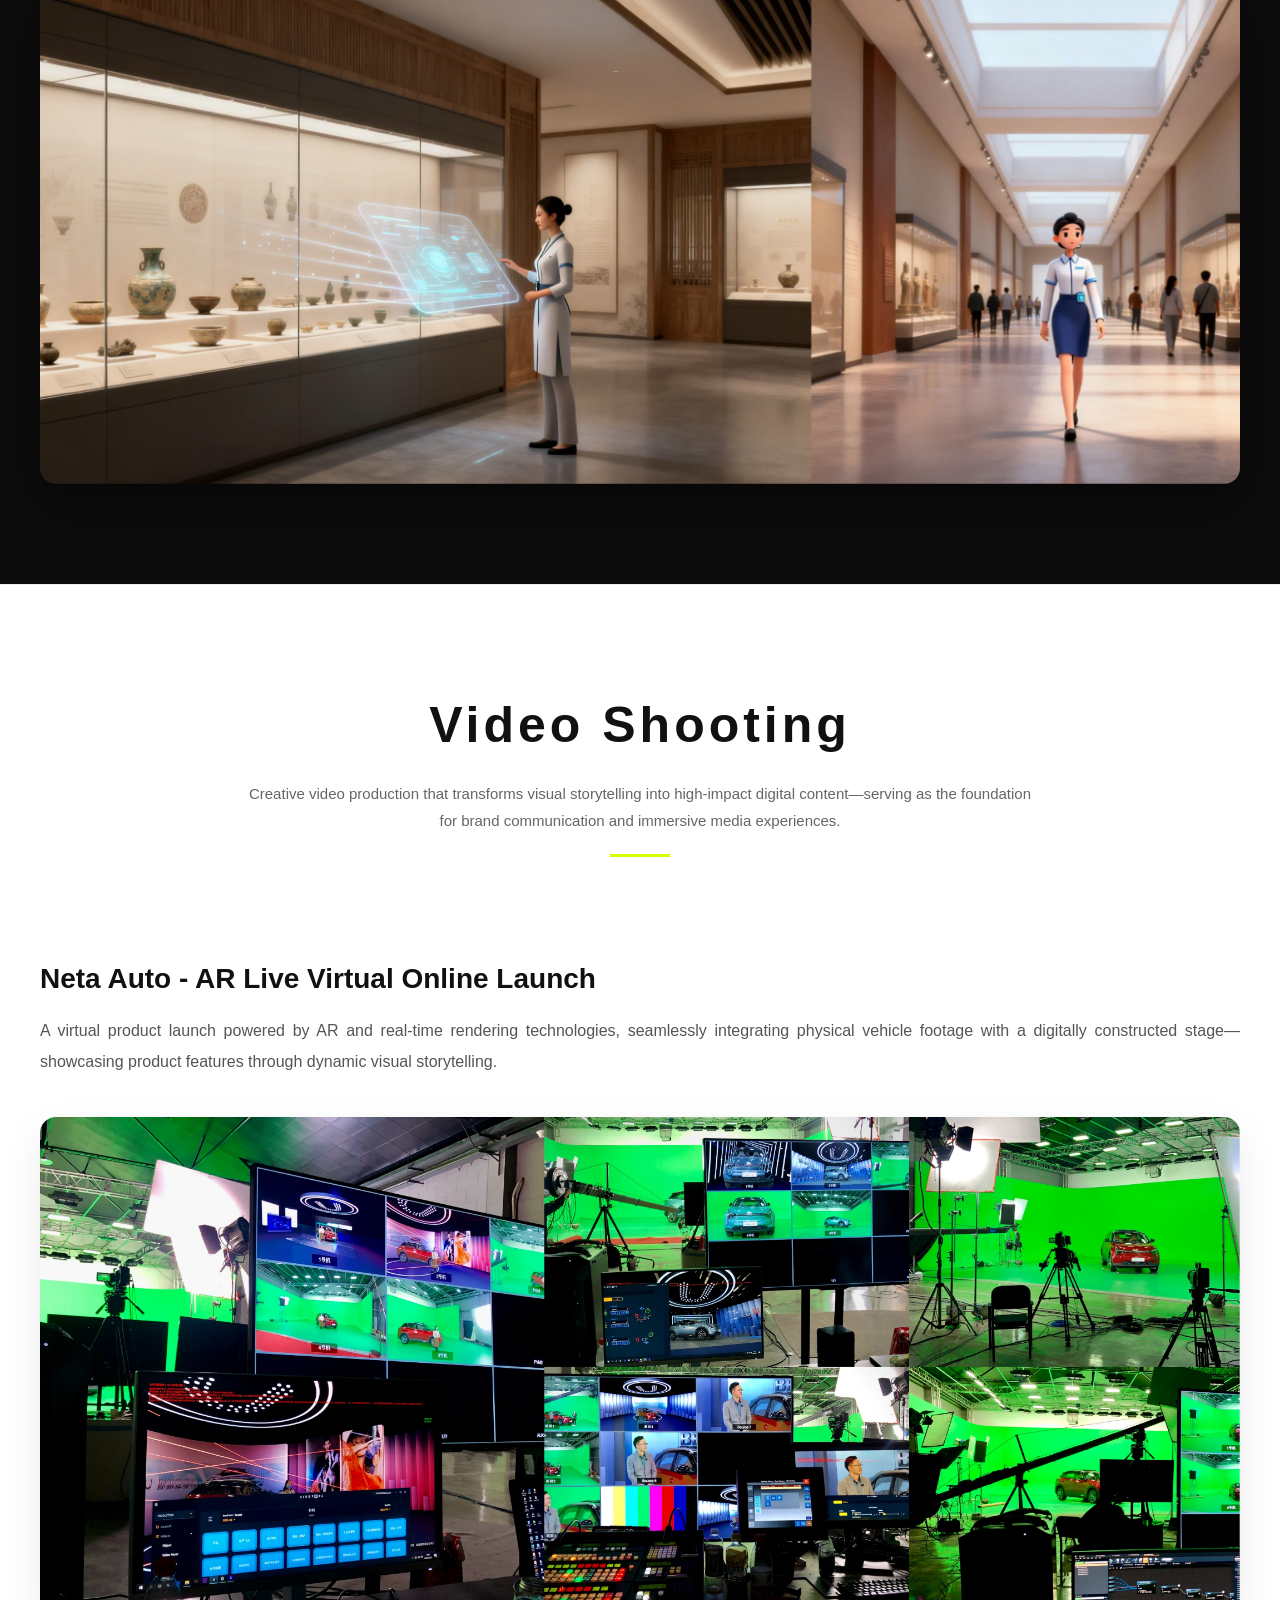
<file: tourism.html>
<!DOCTYPE html>
<html lang="zh-CN">
<head>
    <meta charset="UTF-8">
    <meta name="viewport" content="width=device-width, initial-scale=1.0">
    <title>文旅 - 蜂鸟互动</title>
    <link rel="stylesheet" href="styles.css">
</head>
<body>

     <!-- 统一的顶部导航栏 (新版结构) -->
    <header class="header">
        <!-- 左侧 Logo -->
        <div class="logo">
            <!-- 这里的 src 填您真实的 logo 路径 -->
            <img class="logo-img" src="images/hummingbird-logo1.png" alt="Logo">
            <span data-i18n="nav.logo">蜂鸟互动</span>
        </div>

        <!-- 中间 导航链接 -->
        <nav class="nav-links" id="nav-links">
            <a href="index.html" class="active" data-i18n="nav.home">首页</a>
            <a href="ai.html" data-i18n="nav.ai">AI业务</a>
            <a href="digital.html" data-i18n="nav.digital">数字孪生</a>
            <a href="tourism.html" data-i18n="nav.tourism">文旅</a>
            <a href="entertainment.html" data-i18n="nav.entertainment">娱乐</a>
            
            <a href="contact.html" data-i18n="nav.contact">联系我们</a>
        </nav>

        <!-- 右侧 语言与手机菜单 -->
        <div class="header-right">
            <!-- 语言切换 -->
            <div class="lang-switcher" id="lang-switcher">
                <div class="globe-icon" id="lang-btn">
                    <svg viewBox="0 0 24 24" width="24" height="24" stroke="currentColor" stroke-width="2" fill="none"><circle cx="12" cy="12" r="10"></circle><line x1="2" y1="12" x2="22" y2="12"></line><path d="M12 2a15.3 15.3 0 0 1 4 10 15.3 15.3 0 0 1-4 10 15.3 15.3 0 0 1-4-10 15.3 15.3 0 0 1 4-10z"></path></svg>
                </div>
                <div class="lang-dropdown" id="lang-dropdown">
                    <!-- 这里调用 JS 函数切换 -->
                    <div class="lang-option" onclick="changeLanguage('zh')">中文</div>
                    <div class="lang-option" onclick="changeLanguage('en')">English</div>
                </div>
            </div>
            
            <!-- 移动端菜单按钮 -->
            <div class="menu-toggle" id="mobile-menu-btn">
                <span></span><span></span><span></span>
            </div>
        </div>
    </header>

    <!-- 主视觉 (带背景图) -->
    <section class="hero-tourism has-bg-img">
        <img class="hero-bg" src="images/index3.webp" alt="文旅大背景">
        <div class="hero-overlay"></div>
        <div class="hero-content">
            <h1 data-i18n="tourism_page.hero_title">数智文旅<br>重构体验新边界</h1>
            <p data-i18n="tourism_page.hero_desc">以数字技术激活文旅资源，打通线上云端游戏与线下沉浸场景<br>让文化“活”起来，让旅行“潮”起来</p>
        </div>
    </section>

    <!-- 居中段落介绍 -->
    <section class="dt-intro">
        <p data-i18n="tourism_page.intro_p1">当文化遗产遇上数字技术，当旅行体验融入智能创新</p>
        <p data-i18n="tourism_page.intro_p2">我们以“科技+文旅”为内核，打通线上线下场景，打造集沉浸式体验、数字化传播、创意化拍摄于一体的文旅全链条服务</p>
        <p data-i18n="tourism_page.intro_p3">让文旅资源“活起来”，让旅行体验“潮起来”</p>
    </section>

    <!-- BEYOND REALITY 四宫格 -->
    <section class="beyond-reality">
        <div class="beyond-header">
            <h2 data-i18n="tourism_page.beyond_title">BEYOND<br>REALITY</h2>
            <p data-i18n="tourism_page.beyond_sub">重塑感知 · 定义未来</p>
        </div>
        <div class="beyond-grid">
            <div class="beyond-card">
                <span class="mod-tag" data-i18n="tourism_page.m1_tag">01.TIME</span>
                <h3 data-i18n="tourism_page.m1_title">突破时空限制</h3>
                <p data-i18n="tourism_page.m1_desc">多物理场耦合算法 / 高精度三维重建 / 毫米级复刻</p>
            </div>
            <div class="beyond-card">
                <span class="mod-tag" data-i18n="tourism_page.m2_tag">02.CONTENT</span>
                <h3 data-i18n="tourism_page.m2_title">体验内容丰富</h3>
                <p data-i18n="tourism_page.m2_desc">数字仿真引擎 / 事前预警</p>
            </div>
            <div class="beyond-card">
                <span class="mod-tag" data-i18n="tourism_page.m3_tag">03.INTERACTIVE</span>
                <h3 data-i18n="tourism_page.m3_title">互动性强</h3>
                <p data-i18n="tourism_page.m3_desc">以毫秒级接收最新数据，并立即触发业务逻辑的运作模式</p>
            </div>
            <div class="beyond-card">
                <span class="mod-tag" data-i18n="tourism_page.m4_tag">04.MODULE</span>
                <h3 data-i18n="tourism_page.m4_title">沉浸式体验</h3>
                <p data-i18n="tourism_page.m4_desc">多模态感知(视觉、听觉、触觉) 与空间计算</p>
            </div>
        </div>
    </section>

    <!-- 悬浮胶囊导航 -->
    <div class="cases-tab-nav">
        <a href="#cat-online" class="tab-btn" data-i18n="tourism_page.nav_online">线上数字内容</a>
        <a href="#cat-offline" class="tab-btn" data-i18n="tourism_page.nav_offline">线下数字内容</a>
        <a href="#cat-shoot" class="tab-btn" data-i18n="tourism_page.nav_shoot">拍摄</a>
    </div>

    <!-- 分类一：线上数字内容 -->
    <section class="dt-category" id="cat-online">
        <div class="dt-cat-header">
            
            <h2 data-i18n="tourism_page.cat_online_title">线上数字内容</h2>
            <p data-i18n="tourism_page.cat_online_desc">数字化形式生产、存储并通过网络传播与交互的信息载体，是数字空间中最基础的构成单元</p>
        </div>
        <div class="dt-case-list">
            <div class="dt-case-item">
                <h3 data-i18n="tourism_page.case_on_1_title">新奥莱-南浔古镇</h3>
                <p data-i18n="tourism_page.case_on_1_desc">还原南浔古镇的自然景观和街区，用户能够在这个数字世界中探索古镇文化与建筑。打破传统电商经营模式，采用线上元宇宙加线下实体结合，运用AR/VR/AI数字孪生等技术为用户打造一个24小时在线的元宇宙商城。用户在商城中通过自己的虚拟化身在各种虚拟店铺中自由漫游，体验从试穿虚拟服饰到购买数字商品的全过程。</p>
                <div class="case-single-img img-placeholder"><img src="images/tourism1.webp" alt="案例展示图"></div>
            </div>
            
            <div class="dt-case-item">
                <h3 data-i18n="tourism_page.case_on_3_title">贵酒集团-17光年元宇宙-私域商业元宇宙</h3>
                <p data-i18n="tourism_page.case_on_3_desc">通过二维码引导，用户能够透明数字人和客进入元宇宙世界。与好友互动，体验品牌故事并参与各类有趣的活动。打破传统电商与品牌传播模式，提升与消费者的互动与粘性。构建一个以虚拟社交、娱乐与经济互动为核心的数字世界，让用户能够在沉浸式环境中探索、互动与交易。</p>
                <div class="case-single-img img-placeholder"><img src="images/tourism2.webp" alt="案例展示图"></div>
            </div>
            <div class="dt-case-item">
                <h3 data-i18n="tourism_page.case_on_4_title">iBOX-元宇宙线上演唱会</h3>
                <p data-i18n="tourism_page.case_on_4_desc">一场创新的虚拟音乐盛宴，它结合虚拟现实(VR)和区块链技术，让用户能以虚拟化身沉浸于音乐盛宴。通过iBox平台，观众在虚拟世界触享音乐表演，与粉丝互动，收藏演唱会相关NFT。元宇宙线上演唱会突破传统，以沉浸式体验带来全新参与感和互动性。</p>
                <div class="case-single-img img-placeholder"><img src="images/tourism3.webp" alt="案例展示图"></div>
            </div>
            <div class="dt-case-item">
                <h3 data-i18n="tourism_page.case_on_5_title">恐龙主题乐园线上数字化元宇宙</h3>
                <p data-i18n="tourism_page.case_on_5_desc">乘势依托丰富恐龙文化资源，打造“ 极客建村”数字文旅新城，项目结合数字技术与元宇宙，构建沉浸式白垩纪体验，以推动当地旅游创新与经济振兴。</p>
                <div class="case-single-img img-placeholder"><img src="images/tourism4.webp" alt="案例展示图"></div>
            </div>
            <div class="dt-case-item">
                <h3 data-i18n="tourism_page.case_on_6_title">洛克菲勒-数字艺术馆</h3>
                <p data-i18n="tourism_page.case_on_6_desc">艺术品通过720度虚拟空间立体展示，大众互动点评，衍生商城提供丰富的艺术衍生品交易。社交和交易功能强大，可自建虚拟形象。展示社交信息并实时互动。娱乐体验丰富，寻宝、共创等模式兼具趣味与价值，为艺术爱好者打造独特的艺术之旅。</p>
                <div class="case-single-img img-placeholder"><img src="images/tourism5.webp" alt="案例展示图"></div>
            </div>
        </div>
    </section>

    <!-- 分类二：线下数字内容 (黑底) -->
    <section class="dt-category bg-dark" id="cat-offline">
        <div class="dt-cat-header">
            
            <h2 data-i18n="tourism_page.cat_offline_title">线下数字内容</h2>
            <p data-i18n="tourism_page.cat_offline_desc">融入物理空间、依托终端设备呈现、支持现场实时交互的数字信息载体</p>
        </div>
        <div class="dt-case-list">
            <div class="dt-case-item">
                <h3 data-i18n="tourism_page.case_off_1_title">VR剑门关</h3>
                <p data-i18n="tourism_page.case_off_1_desc">“VR剑门关”是2024年由四川广元市文化旅游部门推出的全新旅游体验项目干年战役。以智能微观为核心，聚焦虚拟增强现实、虚拟仿真、全息显示3大产业方向，全力发展教育内容、5G网络通信、计算机信息技术、智能终端、数字展示等8大产业细分，利用VR技术，将听不见的文辞古语、秀丽山河、文化遗产带到世界的每一个角落，让体验者跨越时间和空间，与现实情境感受并了解历史文化及发展风光。</p>
                <div class="case-single-img img-placeholder"><img src="images/tourism6.webp" alt="案例展示图"></div>
            </div>
            <div class="dt-case-item">
                <h3 data-i18n="tourism_page.case_off_2_title">VR小镇-VR漫游黄山+AR博物馆</h3>
                <p data-i18n="tourism_page.case_off_2_desc">由黄山市黄山区政府主导的一个数字文旅项目。结合黄山区当地文化、资源等元素，以第一视角的形式带入到游戏场景中，让游客感受到数字科技与历史文化相结合的文化内涵，通过AR技术结合线下实体场景，对历史文化进行科普性教育，游客不仅能在游戏的同时学习更多有关黄山的历史文化知识。</p>
                <div class="case-single-img img-placeholder"><img src="images/tourism7.webp" alt="案例展示图"></div>
            </div>
            <div class="dt-case-item">
                <h3 data-i18n="tourism_page.case_off_3_title">航天科技馆数字化升级</h3>
                <p data-i18n="tourism_page.case_off_3_desc">作为具有重大意义的航天科普基地，其涵盖了多个展区，包含呈现近半个世纪中国航天的壮丽发展历程的百年航天，利用先进技术模拟宇宙奇妙探索的星空空间以及全面展示国家在航天领域的卓越成就的航天成就等8个板块。通过数字化的手段，为公众打造了一个集科普、体验、互动为一体的高品质航天科技馆，推动航天文化的广泛传播与持续发展。</p>
                <div class="case-single-img img-placeholder"><img src="images/tourism8.webp" alt="案例展示图"></div>
            </div>
            <div class="dt-case-item">
                <h3 data-i18n="tourism_page.case_off_4_title">武隆仙女山树新科技赋能数字生态</h3>
                <p data-i18n="tourism_page.case_off_4_desc">全国首个微地形数字生态探索体验中心，致力于打造中国首个元宇宙沉浸文旅商业新圣地，全力建设成为全球具有影响力的国际文旅元宇宙产业创新基地。在这里用户可以突破时空限制，在主题区与数字化身，一键抵达浩瀚缥缈的星辰，无论是漫天飞雪的极地、仙女山的微观风光，还是戈壁滩的辉煌，都能沉浸式微游。同时便捷的社交分享功能，让用户随时交流所思所想，共同结现武隆的神奇魅力。</p>
                <div class="case-single-img img-placeholder"><img src="images/tourism9.webp" alt="案例展示图"></div>
            </div>
            <div class="dt-case-item">
                <h3 data-i18n="tourism_page.case_off_5_title">四川安岳生物礁沉浸空间</h3>
                <p data-i18n="tourism_page.case_off_5_desc">生物礁沉浸空间通过营造一个栩栩如生的海底世界，带领观众进入一个充满生物的海洋生态环境。空间内的海洋景观包括五彩斑斓的珊瑚礁、悠游的海龟、游动的鱼群等多种海洋生物，展现出海底世界的动荡与活力。这个沉浸式的展示不仅让观众感受到大自然的神奇和美丽，还通过虚拟展示的方式提供了关于海洋生物和生态环境的科普信息，增强了观众对海洋保护与可持续发展的认识。</p>
                <div class="case-single-img img-placeholder"><img src="images/tourism10.webp" alt="案例展示图"></div>
            </div>
            <div class="dt-case-item">
                <h3 data-i18n="tourism_page.case_off_6_title">三亚信投-VR体验馆-鹿回头景区</h3>
                <p data-i18n="tourism_page.case_off_6_desc">国内首屈一指的大空间多人互动VR主题公园，结合景区文化，设有“鹿回头传奇”星航战队”VR影院”等多款VR互动娱乐产品，集沉浸感、交互性和刺激性于一体的大型VR游乐，给大众带来令同行业最先进的虚拟现实技术和最新颖的沉浸式体验。公园内还提供了满足玩家需要虚拟现实体验所必要的设施和空间。</p>
                <div class="case-single-img img-placeholder"><img src="images/tourism11.webp" alt="案例展示图"></div>
            </div>
            
            <div class="dt-case-item">
                <h3 data-i18n="tourism_page.case_off_8_title">侏罗纪海底大空间</h3>
                <p data-i18n="tourism_page.case_off_8_desc">侏罗纪海底大空间项目以沉浸式数字内容为核心，打造一个引人入胜的虚拟海底世界，让游客穿越回现代海底到远古侏罗纪时期的壮丽景观。通过先进的VR技术和大空间技术，游客将置身于逼真的海洋生态系统中，探索远古海洋的奇异生物、神秘海底洞穴、以及丰富多样的海洋生物群落。</p>
                <div class="case-single-img img-placeholder"><img src="images/tourism12.webp" alt="案例展示图"></div>
            </div>
            
            <div class="dt-case-item">
                <h3 data-i18n="tourism_page.case_off_10_title">商圈导览与互动</h3>
                <p data-i18n="tourism_page.case_off_10_desc">智能AR导览系统，通过定位融合技术，为建筑和场景的实体交互信息与商业推荐，并提供动态路线规划。结合互动式教育艺术与数字广告，实现场景化营销，有效提升品牌吸引力与顾客沉浸式体验。</p>
                <div class="case-single-img img-placeholder"><img src="images/tourism13.webp" alt="案例展示图"></div>
            </div>
            <div class="dt-case-item">
                <h3 data-i18n="tourism_page.case_off_11_title">文博导览讲解互动</h3>
                <p data-i18n="tourism_page.case_off_11_desc">3D虚拟导游员，提供拟人化互动解答与问路。结合高精度动态路径指引与文物识别技术，可实现藏品细节的深度解析与个性化参观路线规划，打造智能化、沉浸式的文化导览新体验。</p>
                <div class="case-single-img img-placeholder"><img src="images/tourism14.webp" alt="案例展示图"></div>
            </div>
        </div>
    </section>

    <!-- 分类三：拍摄 -->
    <section class="dt-category" id="cat-shoot">
        <div class="dt-cat-header">
            
            <h2 data-i18n="tourism_page.cat_shoot_title">视频拍摄</h2>
            <p data-i18n="tourism_page.cat_shoot_desc">将视觉影像转化为电子信号或数字资产的过程，是影像内容生产的基础采集环节</p>
        </div>
        <div class="dt-case-list">
            <div class="dt-case-item">
                <h3 data-i18n="tourism_page.case_sh_1_title">哪吒汽车-AR直播虚拟线上发布会</h3>
                <p data-i18n="tourism_page.case_sh_1_desc">哪吒U/S/V三大车型线上发布会，三维技术构建的虚拟发布会舞台与真人影像进行合成。随着发布会流程切换不同主题特效，把真实拍摄的车辆影像数据映射到舞台之中，从多个维度展示产品内外细节。</p>
                <div class="case-single-img img-placeholder"><img src="images/tourism15.webp" alt="案例展示图"></div>
            </div>
            <div class="dt-case-item">
                <h3 data-i18n="tourism_page.case_sh_2_title">机动战姬VR宣传片</h3>
                <p data-i18n="tourism_page.case_sh_2_desc">360°VR全景机动战姬重装上线展示，依托先进的VR技术，为玩家打造逼真的星际世界。在无人幸存的沦陷区和居高临下的军事基地中，玩家以指挥官身份，借助高度还原的场景与光影效果，指挥战姬参与微操爽快战斗。通过精准的坐标点触和顺畅的交互设计，提升玩家的体验感，带来策略与社交互动的双重体验。</p>
                <div class="case-single-img img-placeholder"><img src="images/tourism16.webp" alt="案例展示图"></div>
            </div>
            <div class="dt-case-item">
                <h3 data-i18n="tourism_page.case_sh_3_title">奔腾AR汽车发布会</h3>
                <p data-i18n="tourism_page.case_sh_3_desc">现场AR特效展示车辆风阻效果，汽车在动态场景中表现其空气动力学性能和稳定表现，展现其技术实力。为现场观众呈现直观震撼视觉体验，增加发布会的科技感。</p>
                <div class="case-single-img img-placeholder"><img src="images/tourism17.webp" alt="案例展示图"></div>
            </div>
            <div class="dt-case-item">
                <h3 data-i18n="tourism_page.case_sh_4_title">易烊千玺18岁生日会-与数字人共舞红豆</h3>
                <p data-i18n="tourism_page.case_sh_4_desc">易烊千玺18岁成人礼演唱会上，通过实时动捕及面部捕捉技术，辅以高度逼真的渲染与实时交互，易烊千玺与数字人“红豆”完美配合。不仅展示了数字技术的无限可能，也为粉丝带来了一场跨越虚拟与现实的视听盛宴。</p>
                <div class="case-single-img img-placeholder"><img src="images/tourism18.webp" alt="案例展示图"></div>
            </div>
        </div>
    </section>

    <!-- 底部行动号召 -->
    <section class="cta-banner">
        <h3 data-i18n="tourism_page.cta_title">开启合作之旅</h3>
        <p data-i18n="tourism_page.cta_desc">与我们一起打造下一代智能文旅体验</p>
        <a href="contact.html" class="btn-primary" data-i18n="tourism_page.cta_btn">联系我们</a>
    </section>

    <!-- 页脚 -->
    <footer>
        <div class="footer-container">
            <div class="footer-logo"><div class="logo-img-placeholder"><img src="images/hummingbird-logo2.png" alt="Footer Logo"></div></div>
            <div class="footer-links">
                <div class="footer-col">
                    <h4><a href="ai.html" data-i18n="footer.col1_title">AI业务</a></h4>
                    <ul>
                        <li><a href="ai.html#case-agent" data-i18n="footer.col1_l1">AI智能体</a></li>
                        <li><a href="ai.html#case-bank" data-i18n="footer.col1_l2">AI银行服务</a></li>
                        <li><a href="ai.html#case-edu" data-i18n="footer.col1_l3">AI教育</a></li>
                    </ul>
                </div>
                <div class="footer-col">
                    <h4><a href="digital.html" data-i18n="footer.col2_title">数字孪生</a></h4>
                    <ul>
                        <li><a href="digital.html#ind-sim" data-i18n="footer.col2_l1">工业仿真</a></li>
                        <li><a href="digital.html#emg-sft" data-i18n="footer.col2_l2">应急安全</a></li>
                        <li><a href="digital.html#smt-cty" data-i18n="footer.col2_l3">智慧城市</a></li>
                    </ul>
                </div>
                <div class="footer-col">
                    <h4><a href="tourism.html" data-i18n="footer.col3_title">文旅</a></h4>
                    <ul>
                        <li><a href="tourism.html#cat-online" data-i18n="footer.col3_l1">线上数字内容</a></li>
                        <li><a href="tourism.html#cat-offline" data-i18n="footer.col3_l2">线下数字内容</a></li>
                        <li><a href="tourism.html#cat-shoot" data-i18n="footer.col3_l3">拍摄</a></li>
                    </ul>
                </div>
                <div class="footer-col">
                    <h4><a href="entertainment.html" data-i18n="footer.col4_title">娱乐</a></h4>
                    <ul><li><a href="entertainment.html" data-i18n="footer.col4_l1">POONG</a></li></ul>
                </div>
                <div class="footer-col contact-col">
                    <h4><a href="contact.html" data-i18n="footer.col5_title">联系我们</a></h4>
                    <ul>
                        <li><a href="contact.html" data-i18n="footer.col5_l1">北京|沈阳|日本|大阪|新加坡</a></li>
                        <li><a href="contact.html" data-i18n="footer.col5_l2">商务咨询</a></li>
                        <li><a href="mailto:business@hummingbird.com" data-i18n="footer.col5_l3">business@hummingbird.com</a></li>
                    </ul>
                </div>
            </div>
        </div>
        <div class="copyright"><p data-i18n="footer.copyright">2026 · 蜂鸟互动 · All rights reserved</p></div>
    </footer>

    <script src="script.js"></script>
</body>
</html>
</file>
<file: styles.css>
/* ==========================================================================
   1. 基础设置 (Variables & Reset)
   ========================================================================== */
:root {
    --bg-color: #080808; 
    --section-bg: #141414; 
    --text-main: #ffffff; 
    --text-muted: #999999; 
    --accent-color: #d4ff00; 
    --placeholder-bg: #2a2a2a; 
    --header-height: 80px; 
}

/* 解决中英文切换闪烁 (已移出 :root 修复语法错误) */
[data-i18n] { opacity: 0; }

* {
    margin: 0;
    padding: 0;
    box-sizing: border-box;
    font-family: 'PingFang SC', 'Microsoft YaHei', sans-serif;
}

html { scroll-behavior: smooth; }

body {
    background-color: var(--bg-color);
    color: var(--text-main);
    line-height: 1.6;
    overflow-x: hidden;
    padding-top: var(--header-height); /* 防止内容被固定导航栏遮挡 */
}

/* ==========================================================================
   2. 字体定义 (Fonts)
   ========================================================================== */
@font-face {
    font-family: 'HeroTitleFont';
    src: url('fonts/MySansFont.ttf') format('truetype'); 
    font-weight: normal; font-style: normal;
}
@font-face {
    font-family: 'HeroItalicFont';
    src: url('fonts/MySerifFont.ttf') format('truetype'); 
    font-weight: normal; font-style: italic;
}

/* ==========================================================================
   3. 全局通用组件 (Common Components)
   ========================================================================== */
/* 通用图片占位 */
.img-placeholder {
    background-color: var(--placeholder-bg);
    display: flex; justify-content: center; align-items: center;
    overflow: hidden; position: relative;
}
.img-placeholder img {
    width: 100%; height: 100%; object-fit: cover;
    opacity: 0; transition: opacity 0.3s ease;
}
.img-placeholder img:not([src=""]) { opacity: 1; }

/* 通用按钮 */
.btn-primary {
    display: inline-block; background: var(--accent-color); color: #000;
    padding: 15px 50px; border-radius: 30px; text-decoration: none;
    font-size: 16px; font-weight: bold; transition: transform 0.3s, box-shadow 0.3s;
}
.btn-primary:hover { transform: translateY(-2px); box-shadow: 0 10px 20px rgba(212, 255, 0, 0.2); }

/* 通用背景大图遮罩 (Hero) */
.has-bg-img { position: relative; overflow: hidden; }
.hero-bg {
    position: absolute; top: 0; left: 0; width: 100%; height: 100%;
    object-fit: cover; z-index: 1; opacity: 0; transition: opacity 0.3s ease;
}
.hero-bg:not([src=""]) { opacity: 1; }
.hero-overlay {
    position: absolute; top: 0; left: 0; width: 100%; height: 100%;
    background: rgba(0, 0, 0, 0.3); z-index: 2; 
}
.hero-content { position: relative; z-index: 3; width: 100%; }

/* 全局消除白边缝隙 */
.gapless-bottom { margin-bottom: 0 !important; padding-bottom: 0 !important; font-size: 0; line-height: 0; }
.gapless-top { margin-top: 0 !important; padding-top: 0 !important; }

/* ==========================================================================
   4. 顶部导航栏 (Header)
   ========================================================================== */
.header { 
    position: fixed; top: 0; width: 100%; height: var(--header-height);
    display: flex; justify-content: space-between; align-items: center; 
    padding: 0 40px; background-color: #111; border-bottom: 1px solid #333; z-index: 1000; 
}
.logo { display: flex; align-items: center; gap: 10px; font-size: 18px; font-weight: bold; color: #fff; flex-shrink: 0; }
.logo-img { width: auto; height: 35px; object-fit: contain; border: none !important; background: transparent !important; }

.nav-links { display: flex; gap: 30px; align-items: center; }
.nav-links a { font-size: 14px; color: #999; text-decoration: none; transition: color 0.3s; position: relative; }
.nav-links a.active, .nav-links a:hover { color: #fff; }
.nav-links a::after { content: ''; position: absolute; bottom: -5px; left: 0; width: 0; height: 2px; background-color: #fff; transition: width 0.3s; }
.nav-links a:hover::after, .nav-links a.active::after { width: 100%; }

.header-right { display: flex; align-items: center; gap: 20px; flex-shrink: 0; }
.lang-switcher { position: relative; cursor: pointer; }
.globe-icon { color: #888; transition: color 0.3s; display: flex; align-items: center; justify-content: center; width: 30px; height: 30px; }
.globe-icon:hover { color: #fff; }
.lang-dropdown { 
    position: absolute; top: 50px; right: -10px; background-color: #222; border: 1px solid #444; border-radius: 4px; 
    overflow: hidden; display: none; flex-direction: column; min-width: 100px; box-shadow: 0 5px 15px rgba(0,0,0,0.5);
}
.lang-dropdown.show { display: flex; }
.lang-option { padding: 12px 20px; font-size: 14px; color: #aaa; text-align: left; cursor: pointer; transition: background 0.2s; }
.lang-option:hover { background-color: #333; color: #fff; }

.menu-toggle { display: none; flex-direction: column; justify-content: space-between; width: 24px; height: 18px; cursor: pointer; }
.menu-toggle span { width: 100%; height: 2px; background-color: #fff; transition: all 0.3s; }


/* ==========================================================================
   5. 页脚 (Footer)
   ========================================================================== */
footer { background-color: #050505; padding: 60px 40px 20px; border-top: 1px solid #1a1a1a; }
.footer-container { display: flex; max-width: 1400px; margin: 0 auto; gap: 80px; margin-bottom: 60px; }
.footer-logo { flex: 0 0 100px; }
.footer-logo img { height: 50px !important; width: auto !important; object-fit: contain; opacity: 1 !important; background: transparent; }
.logo-img-placeholder img { opacity: 1 !important; }

.footer-links { display: flex; flex: 1; justify-content: space-between; }
.footer-col h4 { font-size: 16px; margin-bottom: 25px; font-weight: 500; }
.footer-col h4 a { color: #ffffff; text-decoration: none; transition: color 0.3s; }
.footer-col h4 a:hover { color: var(--accent-color); }
.footer-col ul { list-style: none; }
.footer-col ul li { margin-bottom: 15px; }
.footer-col ul li a { color: var(--text-muted); text-decoration: none; font-size: 13px; transition: color 0.3s; display: inline-block; }
.footer-col ul li a:hover { color: var(--text-main); }
.copyright { text-align: center; border-top: 1px solid #222; padding-top: 20px; font-size: 12px; color: #666; }

/* ==========================================================================
   6. 首页 (Index Page)
   ========================================================================== */
.hero { padding: 100px 20px; text-align: center; background: linear-gradient(180deg, #1f1f1f 0%, #000 100%); }
.hero-top-text { margin-bottom: 30px; display: flex; justify-content: center; align-items: center; gap: 15px; }
.hero-top-text span { font-family: 'HeroTitleFont', sans-serif; font-size: 16px; letter-spacing: 4px; color: #ffffff; text-transform: uppercase; }
.hero-top-text i { font-family: 'HeroItalicFont', serif; font-size: 22px; letter-spacing: 1px; color: #ffffff; font-style: italic; }
.hero h2 { font-size: 32px; font-weight: 300; letter-spacing: 2px; }
.hero h1 { font-size: 72px; font-weight: bold; letter-spacing: 5px; margin: 10px 0; }
.hero h3 { font-size: 24px; font-weight: 400; letter-spacing: 8px; margin-bottom: 50px; }
.hero-slogan p { font-size: 14px; color: var(--text-muted); margin-bottom: 5px; }

.about-intro { text-align: center; padding: 80px 20px; background-color: #000; }
.about-intro p { font-size: 15px; color: #ccc; margin-bottom: 10px; line-height: 1.8; }

.cases-section { padding: 80px 40px; max-width: 1400px; margin: 0 auto; }
.case-row { display: flex; justify-content: space-between; align-items: center; margin-bottom: 120px; gap: 80px; scroll-margin-top: 100px; }
.case-row.reverse { flex-direction: row-reverse; }
.case-text { flex: 1; }
.case-text.align-right { text-align: right; }
.case-number { font-size: 18px; font-family: monospace; color: var(--text-muted); display: block; margin-bottom: 10px; }
.case-text h2 { font-size: 40px; margin-bottom: 20px; font-weight: 600; }
.case-desc { font-size: 15px; color: var(--text-muted); margin-bottom: 30px; line-height: 1.8; }
.case-list { list-style: none; margin-bottom: 40px; }
.case-list li { position: relative; padding-left: 20px; margin-bottom: 15px; font-size: 14px; }
.case-list li::before { content: ''; position: absolute; left: 0; top: 6px; width: 8px; height: 8px; border-radius: 50%; background-color: var(--accent-color); }
.right-dots li { padding-left: 0; padding-right: 20px; }
.right-dots li::before { left: auto; right: 0; }
.learn-more { display: inline-block; color: var(--text-main); text-decoration: none; font-size: 14px; border-bottom: 1px solid var(--text-main); padding-bottom: 5px; transition: all 0.3s; }
.learn-more:hover { color: var(--accent-color); border-color: var(--accent-color); }
.case-img { flex: 1.2; height: 400px; border-radius: 4px; transition: transform 0.5s ease; }
.case-img:hover { transform: scale(1.02); }

.section-title-wrapper { text-align: center; margin-bottom: 50px; }
.corporate-spirit { padding: 80px 0; background-color: #000; text-align: center;}
/* 企业风采大图：去除灰色背景，让图片自然撑开 */
.full-width-placeholder { 
    width: 100%; 
    height: auto; 
    background-color: transparent !important; /* 强制去除灰色背景 */
}

/* 保证照片墙大图按原比例完整显示，不被挤压 */
.full-width-placeholder img {
    position: relative !important;
    width: 100% !important;
    height: auto !important;
    display: block;
    object-fit: cover;
    opacity: 1 !important; /* 强制显示图片 */
}

/* 合作伙伴 */
.partners-section { padding: 80px 40px; max-width: 1400px; margin: 0 auto; text-align: center; }
.partner-group { margin-bottom: 80px; text-align: center; }
.partner-group:last-child { margin-bottom: 0; }
.partner-group h3 { font-size: 20px; font-weight: 400; color: var(--text-main); margin-bottom: 30px; letter-spacing: 1px; font-style: italic; }
.partner-img { width: 100%; height: auto; object-fit: contain; display: block; background-color: transparent !important; border: none !important; border-radius: 8px; max-width: 1200px; margin: 0 auto; opacity: 1 !important; }

/* ==========================================================================
   7. AI / 数字孪生 / 文旅 / 联系我们 共通布局
   ========================================================================== */
.hero-ai.has-bg-img, .hero-digital.has-bg-img, .hero-tourism.has-bg-img, .hero-contact.has-bg-img {
    min-height: 600px !important; display: flex; flex-direction: column; justify-content: center; text-align: left; padding: 40px;
}
.hero-ai h1, .hero-digital h1, .hero-tourism h1, .hero-contact h1 { font-size: 48px; font-weight: bold; margin-bottom: 25px; line-height: 1.4; }
.hero-ai h2 { font-size: 36px; font-weight: normal; margin-bottom: 25px; }
.hero-ai p, .hero-digital p, .hero-tourism p, .hero-contact p { font-size: 15px; color: var(--text-muted); line-height: 1.8; }

.ai-intro, .dt-intro { background: #000; padding: 80px 20px; text-align: center; }
.ai-intro p, .dt-intro p { margin-bottom: 10px; color: #ccc; font-size: 15px; line-height: 1.8; }

/* 首页业务小导航 (保持首页功能正常) */
.services-nav-bar { display: flex; justify-content: center; gap: 60px; padding: 30px 0; border-top: 1px solid #222; border-bottom: 1px solid #222; }
.services-nav-bar a { font-size: 16px; cursor: pointer; transition: color 0.3s; color: var(--text-main); text-decoration: none; }
.services-nav-bar a:hover { color: var(--accent-color); }

/* ==========================================================================
   8. AI 页面 (AI Business)
   ========================================================================== */
.ai-cases-wrapper { background: #000; }
.ai-case-group { scroll-margin-top: 100px; padding-top: 100px; }
.ai-case-group.bg-dark { background-color: #000; }
.ai-case-group.bg-light { background-color: var(--section-bg); }
.ai-case-top { display: flex; width: 100%; max-width: 100%; margin: 0; padding: 0 0 30px 0; gap: 0; align-items: stretch; }
.ai-case-text { flex: 1; display: flex; flex-direction: column; justify-content: center; padding-left: max(40px, calc((100vw - 1320px) / 2)); padding-right: 80px; box-sizing: border-box; }
.en-sub-label { display: block; margin-top: 20px; font-size: 14px; color: #555; font-family: monospace; }
.ai-case-side-img { flex: 1.2; height: auto; min-height: 450px; border-radius: 0 !important; }
.ai-case-full-img { width: 100%; height: 500px; border-radius: 0 !important; }
.ai-case-bottom { max-width: 1400px; margin: 0 auto; padding: 80px 40px 100px; text-align: left; }
.ai-case-bottom h3 { font-size: 28px; font-weight: bold; margin-bottom: 5px; }
.ai-case-bottom .subtitle { font-size: 14px; color: var(--text-main); margin-bottom: 25px; }
.ai-case-bottom p:not(.subtitle) { font-size: 15px; color: #999; line-height: 1.8; }

.huge-text-block { padding: 120px 20px; text-align: center; border-bottom: 1px solid #222; }
.huge-text { font-size: 80px; font-weight: 900; color: #fff; line-height: 1.1; text-transform: uppercase; letter-spacing: 5px; }
.ai-bottom-ecology { text-align: center; padding: 100px 20px 0; background: #000; }
.ai-bottom-ecology .tag { font-size: 13px; color: var(--text-muted); letter-spacing: 2px; }
.ai-bottom-ecology h2 { font-size: 36px; margin: 20px 0; }
.ai-bottom-ecology p { font-size: 15px; color: var(--text-muted); margin-bottom: 60px; max-width: 1000px; margin-left: auto; margin-right: auto; padding: 0 20px; }

/* ==========================================================================
   9. 数字孪生 & 文旅 (Digital Twin & Tourism) - 升级版黑白排版
   ========================================================================== */
.beyond-reality { background: #050505; padding: 100px 40px; }
.beyond-header { text-align: center; margin-bottom: 60px; }
.beyond-header h2 { font-size: 36px; font-weight: 900; letter-spacing: 2px; line-height: 1.2; margin-bottom: 10px; }
.beyond-header p { font-size: 14px; color: var(--text-muted); letter-spacing: 1px; }
.beyond-grid { max-width: 1200px; margin: 0 auto; display: grid; grid-template-columns: 1fr 1fr; gap: 30px; }
.beyond-card { border: 1px solid #222; padding: 40px; background: #0a0a0a; transition: transform 0.3s, border-color 0.3s; }
.beyond-card:hover { transform: translateY(-5px); border-color: #444; }
.mod-tag { display: block; font-size: 13px; color: var(--accent-color); font-weight: bold; margin-bottom: 15px; }
.beyond-card h3 { font-size: 22px; margin-bottom: 15px; }
.beyond-card p { font-size: 14px; color: var(--text-muted); }

/* --- 新增：悬浮胶囊导航 --- */
.cases-tab-nav { 
    display: flex; justify-content: center; gap: 10px; margin: 0 auto 80px auto; 
    position: sticky; top: 100px; /* 吸顶效果 */
    background: rgba(20, 20, 20, 0.85); backdrop-filter: blur(20px); -webkit-backdrop-filter: blur(20px); 
    z-index: 900; padding: 10px 15px; border-radius: 50px; 
    width: fit-content; box-shadow: 0 10px 40px rgba(0,0,0,0.6); border: 1px solid rgba(255,255,255,0.1); 
}
.tab-btn { 
    background: transparent; border: none; color: #888; font-size: 15px; font-weight: 600; 
    cursor: pointer; padding: 10px 24px; border-radius: 30px; transition: all 0.3s ease; text-decoration: none;
}
.tab-btn:hover { color: #fff; background: rgba(255,255,255,0.05); }
.tab-btn:focus, .tab-btn:active { background: var(--accent-color); color: #000; box-shadow: 0 4px 15px rgba(212, 255, 0, 0.3); }

/* ！！！新增：JS控制的持续高亮状态 ！！！ */
.tab-btn.active { 
    background: var(--accent-color) !important; 
    color: #000 !important; 
    box-shadow: 0 4px 15px rgba(212, 255, 0, 0.3) !important; 
}

/* --- 新增：黑白交替分类背景 --- */
.dt-category { padding: 100px 40px; scroll-margin-top: 150px; background-color: #0c0c0c; }
/* 偶数分类变为白底 */
.dt-category:nth-of-type(even) { 
    background-color: #ffffff !important; 
    border-top: 1px solid #eeeeee !important; 
    border-bottom: 1px solid #eeeeee !important; 
}
/* 白底模式下的文字反转色 */
.dt-category:nth-of-type(even) .dt-cat-header h2 { color: #111111 !important; }
.dt-category:nth-of-type(even) .dt-cat-header p { color: #666666 !important; }
.dt-category:nth-of-type(even) .dt-case-item h3 { color: #111111 !important; }
.dt-category:nth-of-type(even) .dt-case-item p { color: #555555 !important; }
.dt-category:nth-of-type(even) .en-title { color: #888888 !important; }
/* 白底模式下，图片阴影变更，突出立体感 */
.dt-category:nth-of-type(even) .case-single-img { box-shadow: 0 15px 40px rgba(0,0,0,0.08) !important; }

/* 分类标题样式重塑 */
.dt-cat-header { text-align: center; margin-bottom: 100px; }
.dt-cat-header .en-title { display: block; font-size: 14px; color: var(--text-muted); margin-bottom: 10px; font-style: italic; letter-spacing: 1px;}
.dt-cat-header h2 { font-size: 50px; font-weight: 700; letter-spacing: 4px; margin-bottom: 0px; color: #fff; }
.dt-cat-header p { color: #888; font-size: 15px; line-height: 1.8; max-width: 800px; margin: 15px auto 0; }
.dt-cat-header::after { content: ''; display: block; width: 60px; height: 3px; background-color: var(--accent-color); margin: 20px auto 0; }

/* 案例列表文本排版 */
.dt-case-list { max-width: 1400px; margin: 0 auto; }
.dt-case-item { margin-bottom: 120px !important; padding-bottom: 120px !important; border-bottom: 1px solid #1a1a1a; }
.dt-case-item:last-child { margin-bottom: 0 !important; padding-bottom: 0 !important; border-bottom: none; }
.dt-case-item h3 { font-size: 28px !important; font-weight: 600; margin-bottom: 15px; color: #e0e0e0; }
.dt-case-item p { color: #aaa; font-size: 16px !important; margin-bottom: 40px; line-height: 1.9; text-align: justify; }

/* 案例单张大图样式重塑 (圆角、悬浮、阴影) */
.case-single-img {
    width: 100%; height: 500px !important; border-radius: 16px; overflow: hidden; position: relative;
    background-color: transparent !important; box-shadow: 0 20px 50px rgba(0,0,0,0.4); margin-top: 30px;
}
.case-single-img img { position: absolute; top: 0; left: 0; width: 100%; height: 100%; object-fit: cover; z-index: 1; transition: transform 0.5s ease; }
.case-single-img:hover img { transform: scale(1.02); }

.cta-banner { background: var(--section-bg); padding: 60px 20px 80px; text-align: center; }
.cta-banner h3 { font-size: 28px; margin-bottom: 10px; }
.cta-banner p { font-size: 14px; color: var(--text-muted); margin-bottom: 35px; }

/* ==========================================================================
   10. 娱乐页面 (Entertainment Page) - 潮玩酷炫版
   ========================================================================== */

/* 1. 主视觉 (纯图片展示，无缝隙) */
.hero-ent-new {
    width: 100%; 
    height: auto !important; 
    margin-top: 0 !important; 
    padding: 0 !important;
    display: block !important; 
    background-color: #111; 
}
.hero-ent-new img {
    position: relative !important; 
    width: 100% !important; 
    height: auto !important; 
    display: block; 
    object-fit: cover !important;
}

/* 2. 居中简介 */
.ent-intro { 
    background: #000; 
    padding: 80px 20px; 
    text-align: center !important; 
}
.ent-intro p { 
    font-size: 15px; 
    color: #ccc; 
    margin-bottom: 12px; 
    line-height: 1.8; 
    text-align: center !important; 
}

/* 3. 极简上手 (文字叠加在图片之上) */
.ent-feature-simple-new {
    position: relative;
    width: 100%;
    height: 500px;
    display: flex;
    align-items: center;
    justify-content: center;
    text-align: center;
    overflow: hidden;
}
.ent-bg-img {
    position: absolute; top: 0; left: 0; width: 100%; height: 100%; z-index: 1;
}
.ent-bg-img::after {
    content: ''; position: absolute; top: 0; left: 0; width: 100%; height: 100%;
    background: rgba(0,0,0,0.5); z-index: 2;
}
.ent-feature-content {
    position: relative; z-index: 3; max-width: 800px; padding: 0 20px;
}
.ent-feature-content h2 { 
    font-size: 48px; font-weight: bold; margin-bottom: 20px; line-height: 1.2; 
    color: #fff; text-shadow: 0 2px 10px rgba(0,0,0,0.8);
}
.ent-feature-content p { 
    font-size: 15px; color: #fff; line-height: 1.8; 
    text-shadow: 0 2px 10px rgba(0,0,0,0.8);
}

/* 4. 沉浸对战 (文字+全宽大图) */
.ent-battle-new { background: #000; padding: 100px 0 0; text-align: center; }
.ent-title-center { padding: 0 40px; margin-bottom: 60px; }
.ent-title-center h2 { font-size: 40px; font-weight: bold; margin-bottom: 10px; color: #fff; }
.ent-title-center h3 { font-size: 24px; font-weight: bold; margin-bottom: 20px; color: #fff; }
.ent-title-center p { font-size: 14px; color: var(--text-muted); }
.battle-big-img { width: 100%; height: auto; }

/* 5. 社区与生态 */
.ent-community { background: linear-gradient(180deg, #1a1a1a 0%, #000 100%); padding: 60px 0 100px; border-top: none; }
.comm-grid { max-width: 1400px; margin: 0 auto; display: flex; gap: 100px; align-items: flex-start; padding: 0 40px; }
.comm-left, .comm-right { flex: 1; text-align: left; }
.comm-left h3, .comm-right h3 { font-size: 32px; font-weight: bold; margin-bottom: 40px; border-left: none; padding-left: 0; color: #fff; height: 40px; line-height: 40px; }

.rank-list, .eco-list { list-style: none; margin-bottom: 50px; }
.rank-list li { display: flex; justify-content: space-between; align-items: center; border-bottom: 1px solid #444; height: 80px; font-size: 16px; font-weight: 500; box-sizing: border-box; }
.rank-list li:first-child { color: var(--accent-color); }
.rank-list li:first-child .rank-score { color: var(--accent-color); }
.rank-list li:nth-child(2), .rank-list li:nth-child(3) { color: #fff; }
.rank-list li:nth-child(2) .rank-score, .rank-list li:nth-child(3) .rank-score { color: #fff; }

.eco-list li { position: relative; display: flex; align-items: center; padding-left: 25px; height: 80px; font-size: 15px; color: #ddd; line-height: 1.5; box-sizing: border-box; border-bottom: 1px solid transparent; }
.eco-list li::before { content: ''; position: absolute; left: 0; top: 50%; transform: translateY(-50%); width: 12px; height: 12px; border-radius: 50%; background-color: var(--accent-color); }
.ent-link { display: block; width: 100%; text-align: center; color: #fff; font-size: 14px; text-decoration: underline; text-underline-offset: 5px; opacity: 0.8; transition: opacity 0.3s; }
.ent-link:hover { opacity: 1; color: var(--accent-color); }

/* 6. 商业解决方案 */
.ent-solutions { background: #000; padding: 100px 40px; text-align: center; border-top: 1px solid #111; }
.ent-solutions h2 { font-size: 36px; margin-bottom: 10px; }
.ent-solutions p { color: #999; margin-bottom: 60px; font-size: 14px; }
.sol-data-grid { display: flex; justify-content: center; gap: 100px; max-width: 1000px; margin: 0 auto; }
.sol-item { text-align: center; }
.sol-num { display: block; font-size: 60px; font-weight: 900; color: var(--accent-color); line-height: 1; margin-bottom: 10px; }
.sol-desc { font-size: 14px; color: #fff; }

/* ！！！强制娱乐页面的所有相关图片和方块变为直角 ！！！ */
.mode-card, .coop-card, .coop-card-flat, .ip-item-flat, .deriv-item, .promo-img, .case-thumb, .case-thumb-full {
    border-radius: 0 !important;
}

/* 7. 合作模式 (大底图 + 无边框文本) */
.ent-coop-models-flat {
    position: relative; width: 100%; min-height: 300px; 
    display: flex; justify-content: center; align-items: center; 
    padding: 80px 40px;
}
.coop-bg-img { position: absolute; top: 0; left: 0; width: 100%; height: 100%; z-index: 1; }
.coop-bg-img::after { content: ''; position: absolute; top: 0; left: 0; width: 100%; height: 100%; background: rgba(0,0,0,0.6); z-index: 2; }
.coop-cards-wrapper { position: relative; z-index: 3; display: flex; justify-content: space-between; width: 100%; max-width: 1400px; gap: 40px; }
.coop-card-flat { flex: 1; text-align: center; color: #fff; }
.coop-card-flat h3 { font-size: 32px; font-weight: bold; margin-bottom: 20px; text-shadow: 0 2px 10px rgba(0,0,0,0.5); }
.coop-card-flat p { font-size: 16px; color: #ddd; line-height: 1.8; text-shadow: 0 2px 10px rgba(0,0,0,0.5); }

/* 8. 潮玩 IP 矩阵 */
.ent-ip-matrix-full { background: #000; padding: 100px 0 0; }
.ip-grid-full { display: grid; grid-template-columns: repeat(3, 1fr); gap: 0; width: 100%; }
.ip-item-flat {
    position: relative; aspect-ratio: 16 / 9; height: auto; overflow: hidden; display: block; cursor: pointer;
}
.ip-grid-full .ip-item-flat:nth-child(odd) { background-color: #2a2a2a !important; }
.ip-grid-full .ip-item-flat:nth-child(even) { background-color: #1f1f1f !important; }
.ip-item-flat img { position: absolute; top: 0; left: 0; width: 100%; height: 100%; object-fit: cover; z-index: 1; transition: transform 0.4s ease; }
.ip-item-flat:hover img { transform: scale(1.08); }

/* 9. 衍生潮玩生态 (单张大图) */
.ent-derivatives-full { background: #000; padding: 100px 0 0; border-top: 1px solid #111; }
.deriv-text-center { max-width: 800px; margin: 0 auto 60px; padding: 0 40px; text-align: center; }
.deriv-text-center h3 { font-size: 32px; font-weight: bold; margin-bottom: 15px; color: #fff; }
.deriv-text-center p { font-size: 15px; color: #999; line-height: 1.8; }
.deriv-single-img {
    width: 100%; max-width: 1400px; margin: 0 auto; height: 600px; position: relative; background-color: #121212;
}
.deriv-single-img img { position: absolute; top: 0; left: 0; width: 100%; height: 100%; object-fit: cover; }

/* 10. 托店推广 */
.ent-promo { padding: 100px 40px; text-align: center; background: #080808; border-top: 1px solid #1a1a1a; }
.ent-promo h2 { font-size: 48px; margin-bottom: 20px; font-weight: bold; }
.ent-promo p { font-size: 14px; color: #999; margin-bottom: 50px; }
.promo-img { max-width: 1000px; height: 500px; margin: 0 auto; background: transparent; }
.promo-img img { object-fit: contain; }

/* 11. 落地案例 (满宽) */
.ent-cases-full { background: #000; padding: 100px 0 0; text-align: center; }
.ent-case-grid-full { display: flex; width: 100%; gap: 0; }
.ent-case-item-full { flex: 1; display: flex; flex-direction: column; }
.ent-case-item-full:nth-child(odd) { background-color: #151515; }
.ent-case-item-full:nth-child(even) { background-color: #0a0a0a; }
.case-thumb-full { position: relative; width: 100%; height: 350px; background: transparent; overflow: hidden; }
.case-thumb-full img { position: absolute; top: 0; left: 0; width: 100%; height: 100%; object-fit: cover; z-index: 1; }
.case-info-full { padding: 40px 20px; text-align: center; }
.case-info-full h4 { font-size: 20px; margin-bottom: 8px; color: var(--accent-color); font-weight: bold; }
.case-info-full p { font-size: 14px; color: #888; }

/* 12. CTA 平铺图及缝隙消除 */
.ent-pre-cta-img { width: 100%; height: auto; background-color: #1a1a1a; display: block; }
.ent-pre-cta-img img { position: relative !important; width: 100% !important; height: auto !important; object-fit: contain !important; display: block; }

.gapless-bottom { margin-bottom: 0 !important; padding-bottom: 0 !important; font-size: 0; line-height: 0; }
.gapless-top { margin-top: 0 !important; padding-top: 0 !important; }

/* 13. 底部 CTA */
.cta-banner-new {
    position: relative; width: 100%; height: 800px; display: flex; align-items: flex-end; justify-content: center; padding-bottom: 100px; overflow: hidden;
}
.cta-bg-img { position: absolute; top: 0; left: 0; width: 100%; height: 100%; z-index: 1; }
.cta-bg-img::after {
    content: ''; position: absolute; bottom: 0; left: 0; width: 100%; height: 50%;
    background: linear-gradient(to top, rgba(0,0,0,1) 0%, rgba(0,0,0,0) 100%); z-index: 2;
}
.cta-content-overlay { position: relative; z-index: 3; text-align: center; }
.cta-content-overlay h3 { font-size: 40px; font-weight: 900; margin-bottom: 15px; text-shadow: 0 2px 20px rgba(0,0,0,0.8); }
.cta-content-overlay p { font-size: 16px; color: #eee; margin-bottom: 40px; text-shadow: 0 2px 10px rgba(0,0,0,0.8); }

/* ==========================================================================
   11. 联系我们 (Contact Page)
   ========================================================================== */
.contact-main { padding: 80px 40px; background: #080808; max-width: 1400px; margin: 0 auto; }
.block-title { font-size: 24px; margin-bottom: 40px; border-left: 4px solid var(--accent-color); padding-left: 15px; font-weight: bold; }
.locations-grid { display: grid; grid-template-columns: repeat(3, 1fr); gap: 40px; margin-bottom: 100px; }
.loc-card { background: #141414; border-radius: 4px; overflow: hidden; transition: transform 0.3s; }
.loc-card:hover { transform: translateY(-5px); }
.loc-img { height: 200px; width: 100%; }
.loc-info { padding: 30px; }
.loc-info h3 { font-size: 18px; margin-bottom: 10px; color: #fff; }
.loc-desc { font-size: 12px; color: var(--accent-color); margin-bottom: 15px; text-transform: uppercase; letter-spacing: 1px; }
.loc-add { font-size: 14px; color: #999; line-height: 1.6; }

.contact-split { display: flex; gap: 80px; align-items: center; }
.split-left, .split-right { flex: 1; }
.biz-list { display: flex; flex-direction: column; gap: 40px; }
.biz-item .label { display: block; font-size: 13px; color: #666; margin-bottom: 8px; text-transform: uppercase; letter-spacing: 1px; }
.biz-value { font-size: 24px; color: #fff; font-weight: bold; }
.email-link { font-size: 24px; color: #fff; text-decoration: none; font-weight: bold; border-bottom: 2px solid var(--accent-color); transition: color 0.3s; }
.email-link:hover { color: var(--accent-color); }
.map-placeholder { width: 100%; height: 350px; border-radius: 4px; background: #1a1a1a; }

/* ==========================================================================
   12. 移动端响应式 (Mobile Responsive - Max Width 992px)
   ========================================================================== */
@media (max-width: 992px) {
    
    /* -----------------------------------
       1. 顶部导航栏
       ----------------------------------- */
    .header { padding: 0 20px; }
    .nav-links {
        position: fixed; top: 80px; right: -100%; width: 100%; height: calc(100vh - 80px);
        background-color: rgba(10,10,10,0.98); backdrop-filter: blur(10px);
        flex-direction: column; justify-content: center; transition: right 0.4s ease;
    }
    .nav-links.active { right: 0; }
    .nav-links a { font-size: 20px; margin: 15px 0; }
    .menu-toggle { display: flex; }

    /* -----------------------------------
       2. 通用：主视觉 (Hero) 缩小字号与高度
       ----------------------------------- */
    .hero, .hero-contact { padding: 80px 20px 60px; }
    .hero h1 { font-size: 42px; }
    .hero-ai h1, .hero-digital h1, .hero-tourism h1, .hero-contact h1 { font-size: 36px; }
    
    /* 修复 Hero 图片被裁切 */
    .hero-ai.has-bg-img, .hero-digital.has-bg-img, .hero-tourism.has-bg-img, .hero-contact.has-bg-img {
        min-height: 400px !important; padding: 80px 20px 40px !important;
    }

    /* -----------------------------------
       3. 通用：段落介绍文字 (多段合一，两端对齐)
       ----------------------------------- */
    .about-intro, .ai-intro, .dt-intro, .ent-intro { 
        text-align: justify !important; /* ！！！关键：改为两端对齐 ！！！ */
        padding: 50px 25px !important; 
        display: block !important; 
    }
    .about-intro p, .ai-intro p, .dt-intro p, .ent-intro p {
        display: inline !important; 
        white-space: normal !important; 
        font-size: 15px !important;
        line-height: 1.8 !important; 
        color: #ccc !important; 
        margin: 0 !important; 
        padding: 0 !important;
    }
    /* 句子之间加个空格，防止中英文粘连 */
    .about-intro p::after, .ai-intro p::after, .dt-intro p::after, .ent-intro p::after { content: " "; }

    /* -----------------------------------
       4. 首页专属
       ----------------------------------- */
    .services-nav-bar { flex-wrap: wrap; gap: 20px 40px; padding: 20px; }
    .case-row, .case-row.reverse { flex-direction: column; gap: 30px; text-align: left; }
    .case-text.align-right { text-align: left; }
    .right-dots li { padding-right: 0; padding-left: 20px; }
    .right-dots li::before { right: auto; left: 0; }
    .case-img { width: 100%; height: 260px; }

    /* -----------------------------------
       5. AI 页面专属
       ----------------------------------- */
    .ai-case-top { flex-direction: column; padding: 0 0 40px 0; }
    .ai-case-text { padding-left: 20px; padding-right: 20px; padding-top: 40px; margin-bottom: 40px; }
    .ai-case-side-img { width: 100%; height: 300px; }
    .ai-case-bottom { padding: 40px 20px 60px; }
    .ai-case-full-img { height: 260px; }

    /* -----------------------------------
       6. 数字孪生 & 文旅专属 (手机端适配)
       ----------------------------------- */
    .case-single-img { height: auto !important; background-color: transparent !important; border-radius: 8px; }
    .case-single-img img { position: relative !important; width: 100% !important; height: auto !important; object-fit: contain !important; display: block; }
    .beyond-grid { grid-template-columns: 1fr; }
    
    /* 标题缩小 */
    .dt-cat-header h2 { font-size: 36px; }
    /* 手机端胶囊导航允许折行，防止溢出屏幕 */
    .cases-tab-nav { flex-wrap: wrap; border-radius: 10px; padding: 10px; }

    /* -----------------------------------
       7. 娱乐页面专属 (Entertainment)
       ----------------------------------- */
    /* 娱乐首屏修复 */
    .hero-ent-new { height: auto !important; padding: 0 !important; }
    
    /* 极简上手 */
    .ent-feature-simple-new { height: 400px; padding: 0; }
    .ent-feature-content h2 { font-size: 36px; }

    /* 对战大图 */
    .battle-big-img { height: 300px; }

    /* 社区与生态 (恢复满宽竖排) */
    .comm-grid { flex-direction: column; gap: 60px; align-items: stretch; padding: 0 20px; }
    .comm-left, .comm-right { width: 100%; padding: 0; }
    .rank-list li, .eco-list li { height: auto; min-height: 60px; padding-top: 15px; padding-bottom: 15px; }

    /* 商业解决方案 */
    .sol-data-grid { flex-direction: column; gap: 40px; }

    /* 合作模式 */
    .ent-coop-models-flat { padding: 60px 20px; }
    .coop-cards-wrapper { flex-direction: column; gap: 60px; }
    .coop-card-flat h3 { font-size: 28px; }

    /* IP矩阵 (单列满宽) */
    .ent-ip-matrix-full { padding: 60px 0 0 !important; }
    .ent-title-center { padding: 0 20px; margin-bottom: 40px; }
    .ip-grid-full { grid-template-columns: 1fr; width: 100%; margin: 0; padding: 0; }
    .ip-item-flat { height: auto; aspect-ratio: 16 / 9; width: 100%; }

    /* 衍生品单图 & 推广箱 */
    .deriv-single-img { height: 250px; }
    .promo-img { height: 250px; }

    /* 落地案例 (满宽竖排) */
    .ent-cases-full { padding: 60px 0 0; }
    .ent-case-grid-full { flex-direction: column; width: 100%; }
    .case-thumb-full { height: 250px; }
    .case-info-full { padding: 30px 20px; }

    /* 底部背景自适应 */
    .ent-pre-cta-img { height: auto !important; }
    .cta-banner-new { height: 500px; padding-bottom: 60px; }
    .cta-content-overlay h3 { font-size: 28px; }

    /* -----------------------------------
       8. 联系我们专属
       ----------------------------------- */
    .locations-grid { grid-template-columns: 1fr; gap: 30px; }
    .contact-split { flex-direction: column; gap: 40px; align-items: stretch; }
    .split-left, .split-right { width: 100%; }
    .email-link { font-size: 20px; word-break: break-all; }
    .map-placeholder { height: 250px; }

    /* -----------------------------------
       9. 页脚 (Footer)
       ----------------------------------- */
    .footer-container { flex-direction: column; gap: 40px; margin-bottom: 40px; }
    .footer-links { flex-direction: column; gap: 0; }
    .footer-col { flex-direction: row; align-items: flex-start; gap: 30px; border-bottom: 1px solid #1a1a1a; padding-bottom: 20px; margin-bottom: 20px; }
    .footer-col h4 { margin-bottom: 0; white-space: nowrap; min-width: 80px; flex-shrink: 0; }
    .footer-col ul { display: flex; flex-wrap: wrap; gap: 15px; margin-top: 2px; }
    .footer-col ul li { margin-bottom: 0; }
    .contact-col { flex-direction: column; gap: 15px; border-bottom: none; padding-bottom: 0; margin-bottom: 0; }
    .contact-col ul { display: block; }
    .contact-col ul li { margin-bottom: 10px; }
}
</file>
